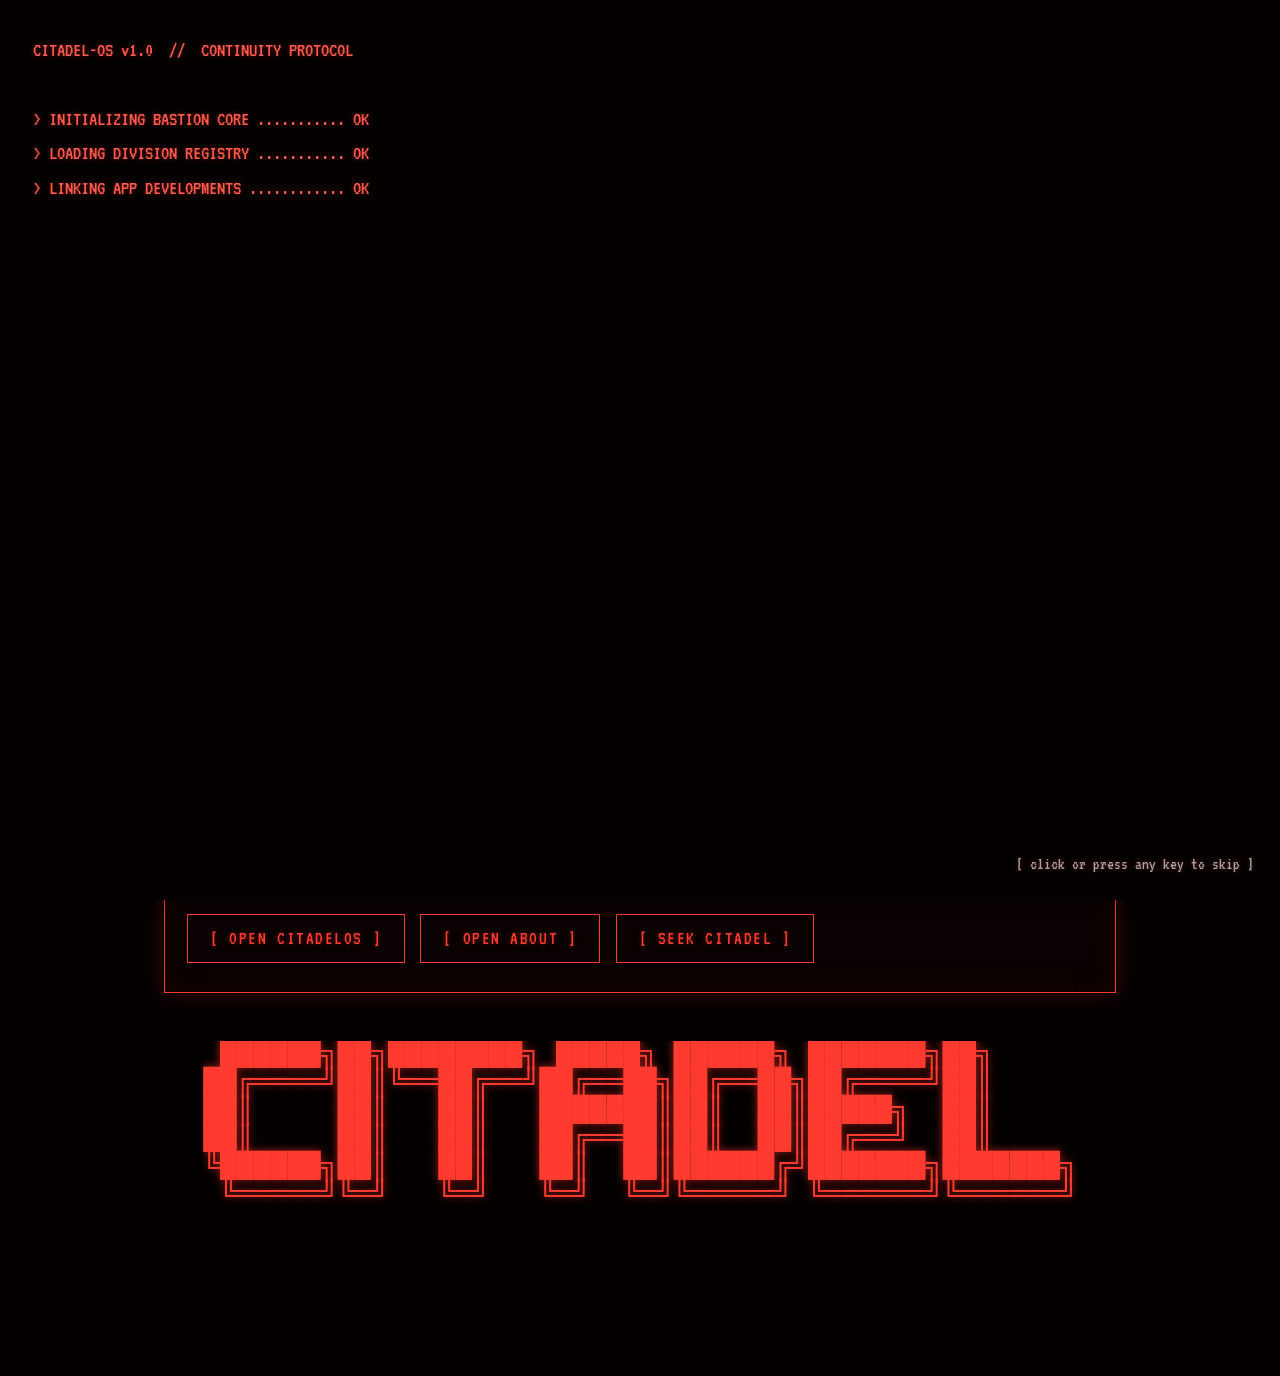
<file: index.html>
<!DOCTYPE html>
<html lang="en">
<head>
<meta charset="utf-8">
<meta name="viewport" content="width=device-width,initial-scale=1">
<title>The Citadel | Independent Technology &amp; Game Development</title>
<meta name="description" content="The Citadel is an independent technology collective building Android applications and indie videogames. Open the terminal to explore our projects.">
<meta name="robots" content="index, follow">
<link rel="canonical" href="https://the-citadel-mainframe.github.io/citadel-website/">
<meta name="theme-color" content="#050000">
<meta http-equiv="Content-Security-Policy" content="default-src 'none'; script-src 'self'; style-src 'self'; img-src 'self' data:; connect-src 'none'; font-src 'self'; media-src 'self'; object-src 'none'; base-uri 'none'; form-action 'none'">
<meta name="referrer" content="no-referrer">
<meta property="og:title" content="The Citadel | Independent Technology &amp; Game Development">
<meta property="og:description" content="The Citadel is an independent technology collective building Android applications and indie videogames. Open the terminal to explore our projects.">
<meta property="og:type" content="website">
<meta property="og:url" content="https://the-citadel-mainframe.github.io/citadel-website/">
<meta property="og:site_name" content="The Citadel">
<meta property="og:locale" content="en_US">
<meta property="og:image" content="https://the-citadel-mainframe.github.io/citadel-website/assets/og-image.png">
<meta property="og:image:width" content="1200">
<meta property="og:image:height" content="630">
<meta property="og:image:alt" content="The Citadel emblem: a red and black shield with a padlock and a code symbol">
<meta name="twitter:card" content="summary_large_image">
<meta name="twitter:title" content="The Citadel | Independent Technology &amp; Game Development">
<meta name="twitter:description" content="The Citadel is an independent technology collective building Android applications and indie videogames. Open the terminal to explore our projects.">
<meta name="twitter:image" content="https://the-citadel-mainframe.github.io/citadel-website/assets/og-image.png">
<link rel="icon" type="image/png" href="assets/favicon.png">
<link rel="apple-touch-icon" href="assets/apple-touch-icon.png">
<link rel="stylesheet" href="css/terminal.css">
</head>
<body data-page="terminal">
<a class="skip" href="#main">Skip to content</a>
<div class="screen">
<div class="langsw" role="group" aria-label="Language">
  <button type="button" class="lang" data-set-lang="en" aria-pressed="true" title="English" aria-label="English"><img src="assets/flag-gb.svg" alt="" width="64" height="64"></button>
  <button type="button" class="lang" data-set-lang="it" aria-pressed="false" title="Italiano" aria-label="Italiano"><img src="assets/flag-it.svg" alt="" width="64" height="64"></button>
</div>


<main id="main">

<h1 class="sr">The Citadel — independent technology and game development</h1>
<div class="tlogo"><pre class="ascii" id="emblem" role="img" aria-label="Citadel emblem">                              <span class="g">*+</span>                              
                             <span class="g">#%##</span>                             
                            <span class="g">+@%#@+</span>                            
                       <span class="g">:+**</span> <span class="g">%@%#@%</span> <span class="g">+*+:</span>                       
                   <span class="g">*#@@@@@#</span> <span class="g">#@%#@%</span> <span class="g">*@@@@@#+</span>                   
               <span class="g">:#@@@%*+</span>     <span class="g">#@*+@%</span>     <span class="g">+#%@@@#:</span>               
             <span class="g">+@@@#+</span> <span class="r">+%@@</span>  <span class="g">:@#@</span><span class="r">&amp;@</span><span class="g">%#@+</span>  <span class="r">@@%+</span> <span class="g">+%@@@+</span>             
           <span class="g">*@@@+</span> <span class="r">*&amp;@%</span>     <span class="g">+@#%</span><span class="r">@@</span><span class="g">%#@+</span>    <span class="r">+%@&amp;+</span> <span class="g">*@@@+</span>           
         <span class="g">:@@@+</span> <span class="r">%@%</span>       <span class="g">:@@*%</span><span class="r">@@</span><span class="g">%#@@+</span>       <span class="r">%@%</span> <span class="g">+@@@:</span>         
        <span class="g">*@@*</span> <span class="r">*@*</span>        <span class="g">#@@@*%</span><span class="r">@@</span><span class="g">##@@@#</span>        <span class="r">%@*</span> <span class="g">#@@*</span>        
       <span class="g">#@@:</span> <span class="r">@&amp;</span>          <span class="g">%@@@*%</span><span class="r">@@</span><span class="g">##@@@@</span>          <span class="r">@@</span> <span class="g">+@@#</span>       
      <span class="g">#@@:</span> <span class="r">@%</span>           <span class="g">%@@@*#</span><span class="r">@@</span><span class="g">##@@@@</span>           <span class="r">%@</span> <span class="g">:@@*</span>      
     <span class="g">+@@:</span> <span class="r">@%</span>            <span class="g">%@@@*#</span><span class="r">@@</span><span class="g">##@@@@</span>            <span class="r">%@</span> <span class="g">+@@:</span>     
     <span class="g">@@#</span> <span class="r">&amp;@</span>             <span class="g">@@@@*#</span><span class="r">@@</span><span class="g">*#@@@@</span>             <span class="r">@%</span> <span class="g">%@@</span>     
    <span class="g">+@@:</span> <span class="r">@+</span>           <span class="g">#@@@%#@*</span><span class="r">@@</span><span class="g">*@#%@@@#</span>           <span class="r">+@</span> <span class="g">:@@:</span>    
    <span class="g">#@@</span> <span class="r">*@</span>           <span class="g">:@@@*%@@*</span><span class="r">@@</span><span class="g">*@@%+@@@+</span>           <span class="r">@*</span> <span class="g">@@*</span>    
  <span class="g">.::++::::::</span>        <span class="g">+@@@:@@@+</span><span class="r">@@</span><span class="g">+@@@:@@@+</span>        <span class="g">::::::++::.</span>  
<span class="g">:+++****##*+++</span>       <span class="g">+@@@:@@@+</span><span class="r">@@</span><span class="g">+@@@:@@@+</span>       <span class="g">+++*##****+++:</span>
     <span class="g">#@@@@@@#########%@@@:@@@+</span><span class="r">@@</span><span class="g">:@@@:@@@%#########@@@@@@#</span>     
    <span class="g">*%+*####*************</span> <span class="g">@@@:</span><span class="r">@@</span><span class="g">:@@@</span> <span class="g">************#####*+%*</span>    
     <span class="g">@@#</span> <span class="r">*@</span>             <span class="g">:#@@@:</span><span class="r">@@</span><span class="g">:@@@%:</span>             <span class="r">@*</span> <span class="g">#@@</span>     
     <span class="g">*@@+</span> <span class="r">@@</span>          <span class="g">+%@@@@@:</span><span class="r">@@</span> <span class="g">@@@@@@+</span>          <span class="r">@&amp;</span> <span class="g">+@@*</span>     
      <span class="g">%@@+</span> <span class="r">&amp;@</span>        <span class="g">:@@@@@@@:</span><span class="r">@@</span> <span class="g">@@@@@@@:</span>        <span class="r">@&amp;</span> <span class="g">+@@#</span>      
       <span class="g">%@@*</span> <span class="r">*@%</span>      <span class="g">:@@@*@@@:</span><span class="r">@@</span> <span class="g">@@@#%@@:</span>      <span class="r">%@+</span> <span class="g">*@@#</span>       
        <span class="g">*@@@:</span> <span class="r">%@*</span>    <span class="g">+@@@*@@@:</span><span class="r">@@</span> <span class="g">@@@#%@@+</span>    <span class="r">%@%</span> <span class="g">:@@@*</span>        
         <span class="g">:@@@%:</span> <span class="r">*%</span>   <span class="g">+@@@*@@@:</span><span class="r">@@</span> <span class="g">@@@#%@@+</span>  <span class="r">+&amp;*</span> <span class="g">:%@@%:</span>         
           <span class="g">+@@@%*++**%@@@*@@@:</span><span class="r">@@</span> <span class="g">@@@*%@@#++++*%@@@+</span>           
             <span class="g">+%@@@@@@@@@%*@@@:</span><span class="r">@@</span> <span class="g">@@@*#@@@@@@@@@%:</span>             
                <span class="g">:#%%%%%#</span> <span class="g">+@@@:</span><span class="r">@@</span><span class="g">:@@@+</span> <span class="g">#%%%%%#:</span>                
                  <span class="g">:++++#@#:%@@::@@@:*@#++++:</span>                  
                         <span class="g">*%:@@#*@@+%#</span>                         
                           <span class="g">:@@##@@+</span>                           
                            <span class="g">%@##@@</span>                            
                             <span class="g">@##@</span>                             
                             <span class="g">:##:</span>                             </pre></div>
<div class="console" id="console">
  <div class="con-bar" aria-hidden="true"><span>CITADEL-OS // TERMINAL</span><span>SESSION: VISITOR</span></div>
  <div class="con-out" id="con-out" role="log" aria-live="polite">
    <p>Type a command and press Enter, or tap one below. Not sure? Type <b>help</b>.</p>
  </div>
  <div class="con-line"><label for="con-in" class="prompt">visitor@citadel:~$</label><input id="con-in" type="text" autocomplete="off" autocapitalize="off" autocorrect="off" spellcheck="false" enterkeyhint="go" maxlength="60" aria-label="Command console" placeholder="type here…"><button type="button" class="btn con-go" id="con-go">Enter</button></div>
  <div class="con-quick" id="con-quick">
    <a class="btn" data-cmd="open Home" href="home.html">open Home</a>
    <a class="btn" data-cmd="open Commissions" href="commissions.html">open Commissions</a>
    <a class="btn" data-cmd="open AppDev" href="apps.html">open AppDev</a>
    <a class="btn" data-cmd="open GameDev" href="games.html">open GameDev</a>
    <a class="btn" data-cmd="open CitadelOS" href="citadelos.html">open CitadelOS</a>
    <a class="btn" data-cmd="open About" href="about.html">open About</a>
    <a class="btn" data-cmd="seek Citadel" href="contact.html">seek Citadel</a>
  </div>
</div>
<div class="tword"><pre class="ascii" id="title-art" aria-hidden="true"> ██████╗██╗████████╗ █████╗ ██████╗ ███████╗██╗     
██╔════╝██║╚══██╔══╝██╔══██╗██╔══██╗██╔════╝██║     
██║     ██║   ██║   ███████║██║  ██║█████╗  ██║     
██║     ██║   ██║   ██╔══██║██║  ██║██╔══╝  ██║     
╚██████╗██║   ██║   ██║  ██║██████╔╝███████╗███████╗
 ╚═════╝╚═╝   ╚═╝   ╚═╝  ╚═╝╚═════╝ ╚══════╝╚══════╝</pre></div>

</main>

</div>
<script src="js/i18n.js"></script>
<script src="js/config.js"></script>
<script src="js/terminal.js"></script>
<script src="js/player.js"></script>
<script src="js/offline.js"></script>
</body>
</html>
</file>
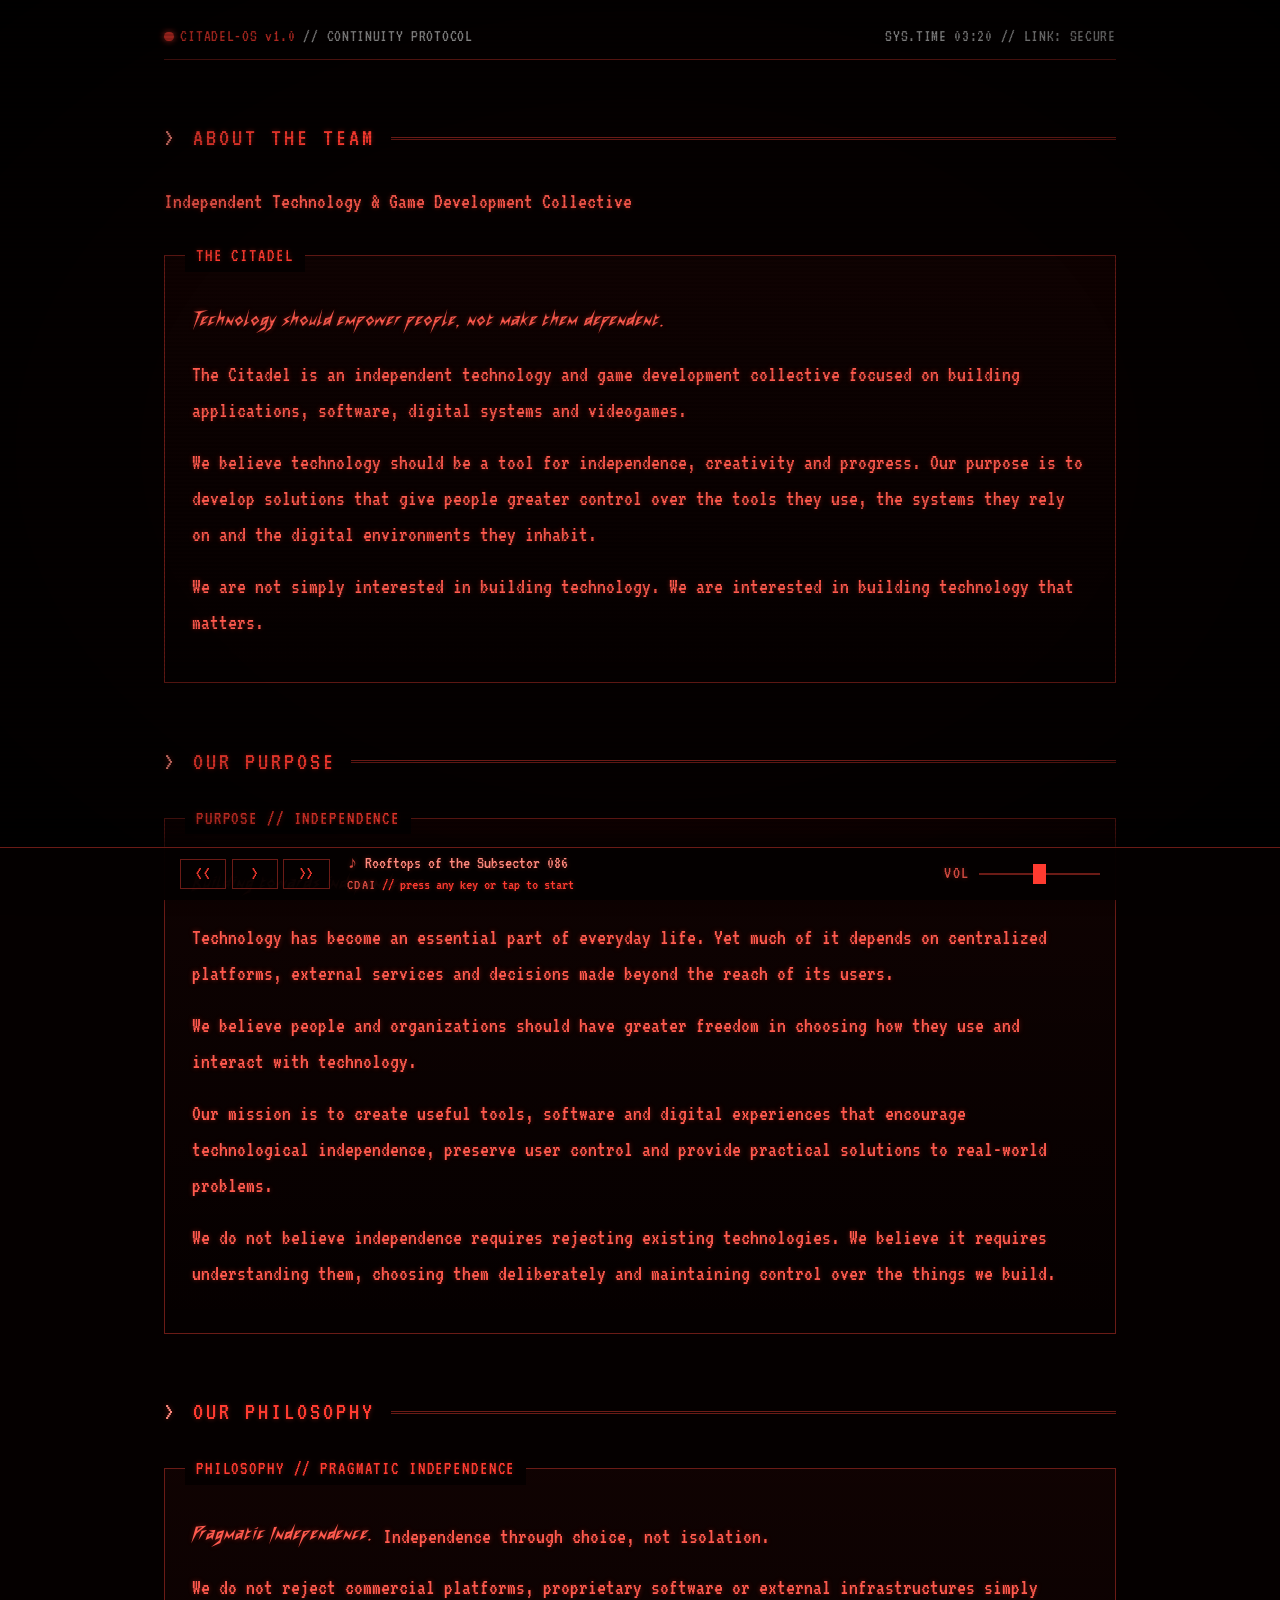
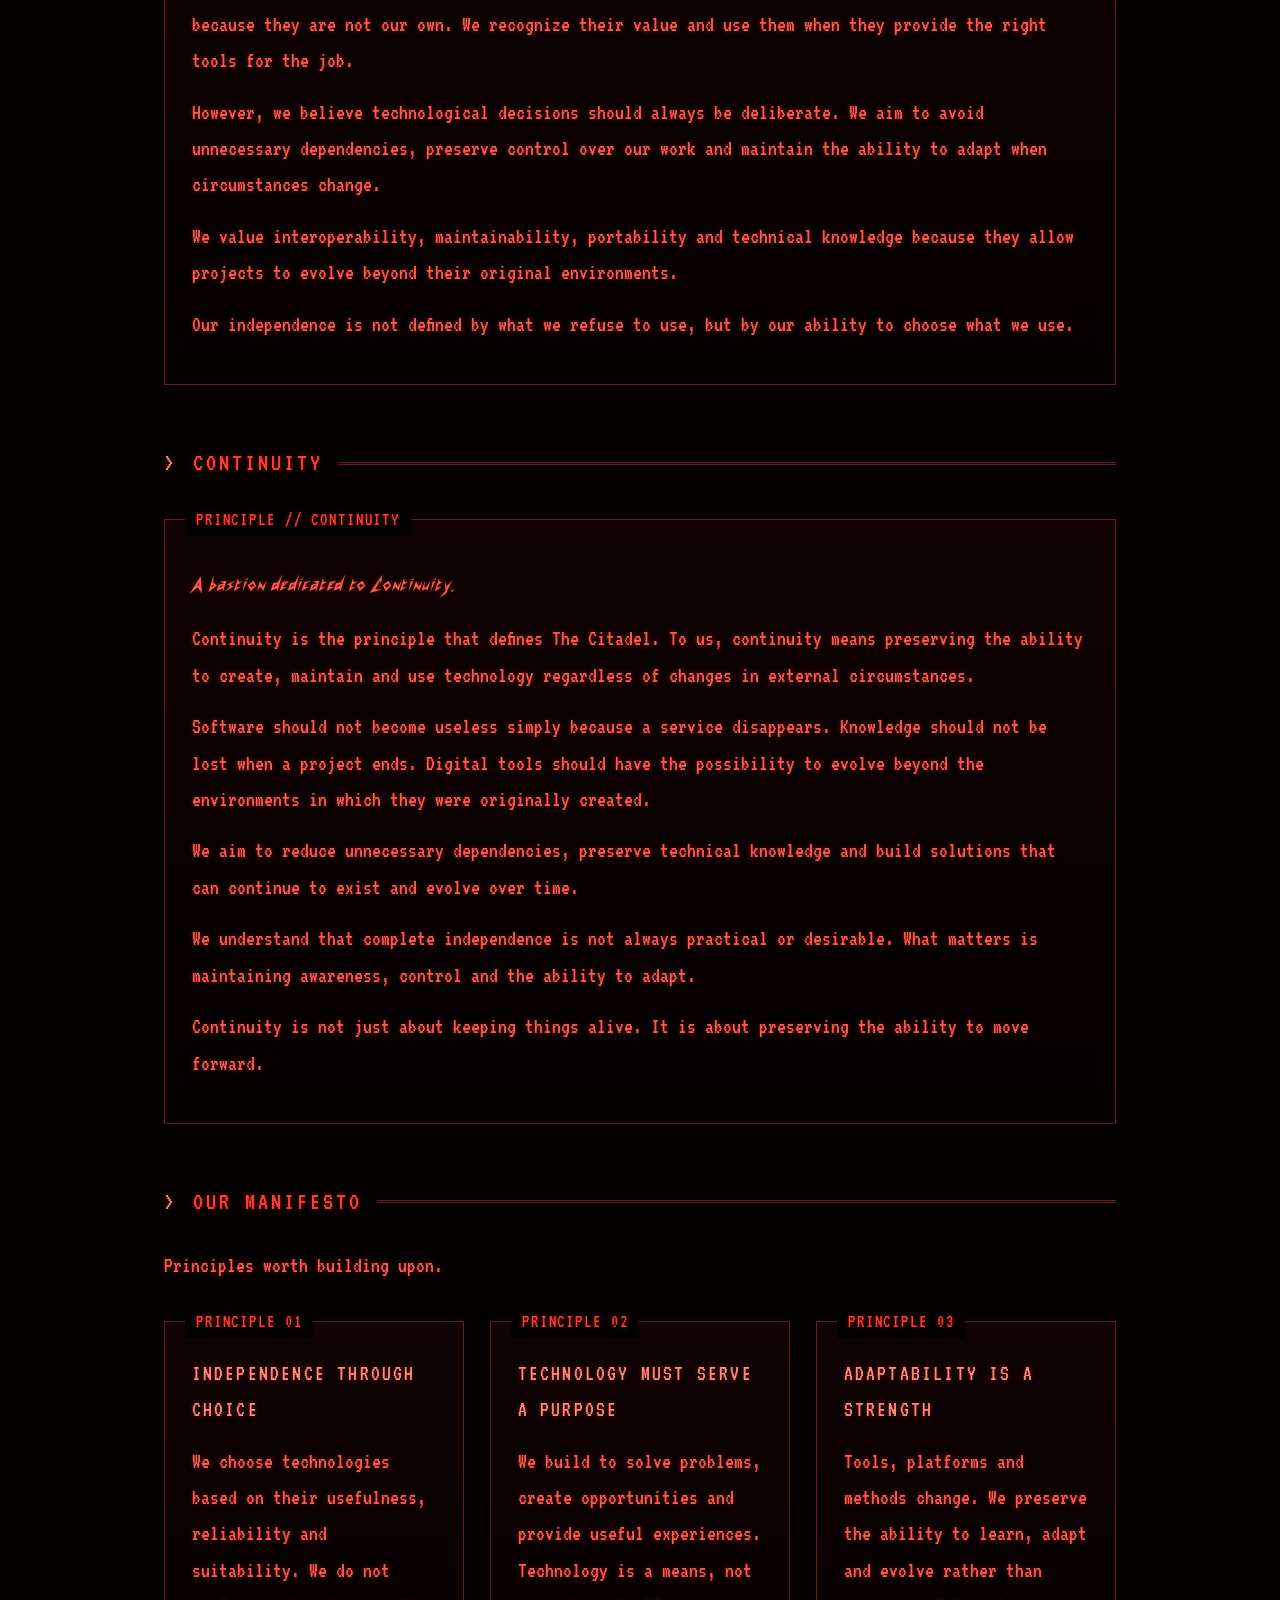
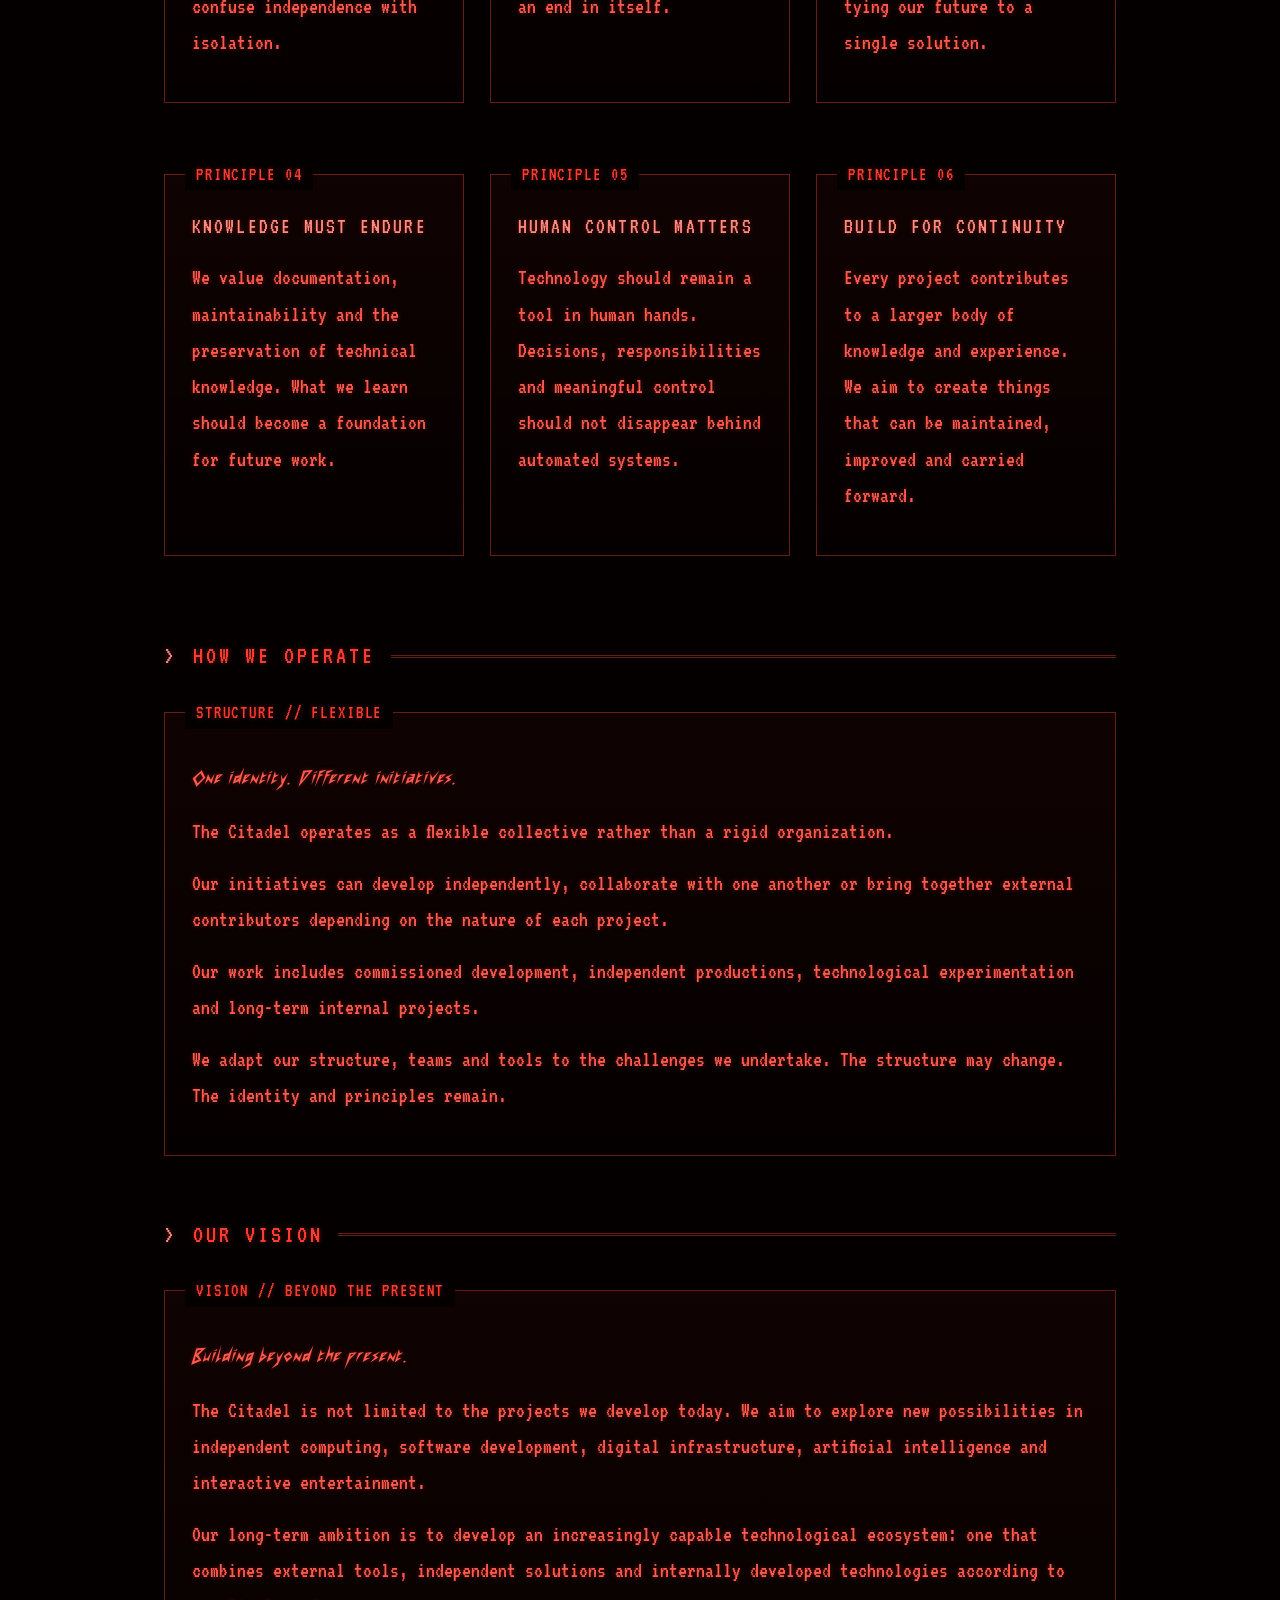
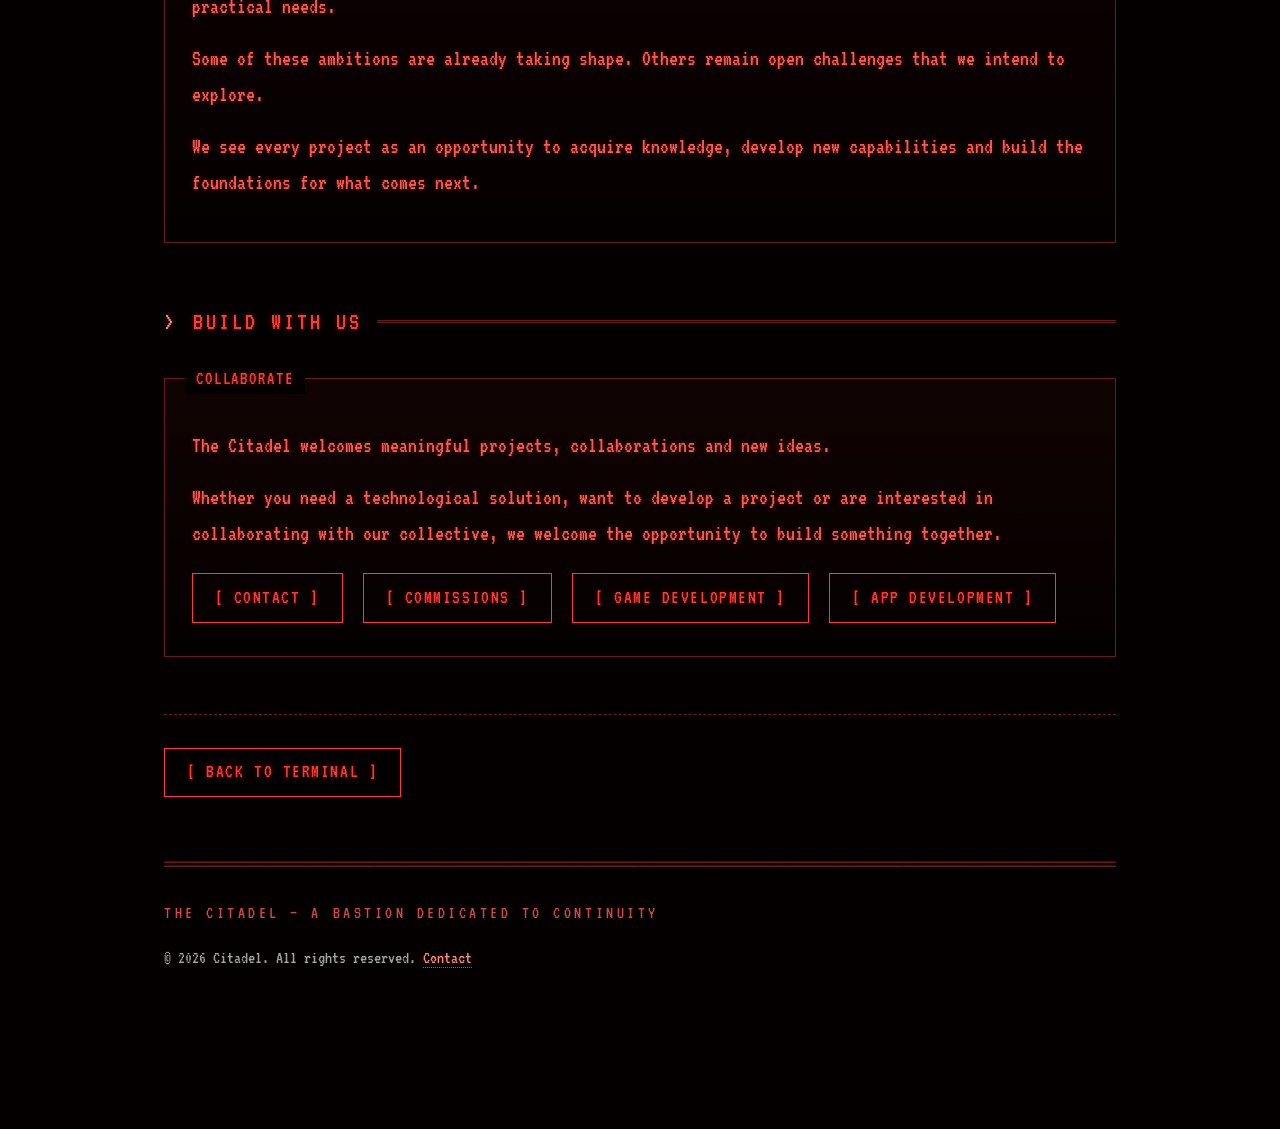
<file: about.html>
<!DOCTYPE html>
<html lang="en">
<head>
<meta charset="utf-8">
<meta name="viewport" content="width=device-width,initial-scale=1">
<title>About the Team — The Citadel</title>
<meta name="description" content="The Citadel is an independent technology and game development collective: our purpose, philosophy, continuity, manifesto and vision.">
<meta name="robots" content="index, follow">
<link rel="canonical" href="https://the-citadel-mainframe.github.io/citadel-website/about.html">
<meta name="theme-color" content="#050000">
<meta http-equiv="Content-Security-Policy" content="default-src 'none'; script-src 'self'; style-src 'self'; img-src 'self' data:; connect-src 'none'; font-src 'self'; media-src 'self'; object-src 'none'; base-uri 'none'; form-action 'none'">
<meta name="referrer" content="no-referrer">
<meta property="og:title" content="About the Team — The Citadel">
<meta property="og:description" content="The Citadel is an independent technology and game development collective: our purpose, philosophy, continuity, manifesto and vision.">
<meta property="og:type" content="website">
<meta property="og:url" content="https://the-citadel-mainframe.github.io/citadel-website/about.html">
<meta property="og:site_name" content="The Citadel">
<meta property="og:locale" content="en_US">
<meta property="og:image" content="https://the-citadel-mainframe.github.io/citadel-website/assets/og-image.png">
<meta property="og:image:width" content="1200">
<meta property="og:image:height" content="630">
<meta property="og:image:alt" content="The Citadel emblem: a red and black shield with a padlock and a code symbol">
<meta name="twitter:card" content="summary_large_image">
<meta name="twitter:title" content="About the Team — The Citadel">
<meta name="twitter:description" content="The Citadel is an independent technology and game development collective: our purpose, philosophy, continuity, manifesto and vision.">
<meta name="twitter:image" content="https://the-citadel-mainframe.github.io/citadel-website/assets/og-image.png">
<link rel="icon" type="image/png" href="assets/favicon.png">
<link rel="apple-touch-icon" href="assets/apple-touch-icon.png">
<link rel="stylesheet" href="css/terminal.css">
</head>
<body data-page="about">
<a class="skip" href="#main">Skip to content</a>
<div class="screen">
<div class="statusbar"><span><span class="led"></span><b>CITADEL-OS v1.0</b> // CONTINUITY PROTOCOL</span><span>SYS.TIME <span id="clock">--:--</span> // LINK: SECURE</span></div>

<main id="main">

<h1 class="page">About the Team</h1>
<p class="motto">Independent Technology &amp; Game Development Collective</p>
<div class="panel"><span class="label">The Citadel</span>
  <p><b>Technology should empower people, not make them dependent.</b></p>
  <p>The Citadel is an independent technology and game development collective focused on building applications, software, digital systems and videogames.</p>
  <p>We believe technology should be a tool for independence, creativity and progress. Our purpose is to develop solutions that give people greater control over the tools they use, the systems they rely on and the digital environments they inhabit.</p>
  <p>We are not simply interested in building technology. We are interested in building technology that matters.</p>
</div>

<h2>Our purpose</h2>
<div class="panel"><span class="label">Purpose // Independence</span>
  <p><b>Building towards independence.</b></p>
  <p>Technology has become an essential part of everyday life. Yet much of it depends on centralized platforms, external services and decisions made beyond the reach of its users.</p>
  <p>We believe people and organizations should have greater freedom in choosing how they use and interact with technology.</p>
  <p>Our mission is to create useful tools, software and digital experiences that encourage technological independence, preserve user control and provide practical solutions to real-world problems.</p>
  <p>We do not believe independence requires rejecting existing technologies. We believe it requires understanding them, choosing them deliberately and maintaining control over the things we build.</p>
</div>

<h2>Our philosophy</h2>
<div class="panel"><span class="label">Philosophy // Pragmatic Independence</span>
  <p><b>Pragmatic Independence.</b> Independence through choice, not isolation.</p>
  <p>We do not reject commercial platforms, proprietary software or external infrastructures simply because they are not our own. We recognize their value and use them when they provide the right tools for the job.</p>
  <p>However, we believe technological decisions should always be deliberate. We aim to avoid unnecessary dependencies, preserve control over our work and maintain the ability to adapt when circumstances change.</p>
  <p>We value interoperability, maintainability, portability and technical knowledge because they allow projects to evolve beyond their original environments.</p>
  <p>Our independence is not defined by what we refuse to use, but by our ability to choose what we use.</p>
</div>

<h2>Continuity</h2>
<div class="panel"><span class="label">Principle // Continuity</span>
  <p><b>A bastion dedicated to Continuity.</b></p>
  <p>Continuity is the principle that defines The Citadel. To us, continuity means preserving the ability to create, maintain and use technology regardless of changes in external circumstances.</p>
  <p>Software should not become useless simply because a service disappears. Knowledge should not be lost when a project ends. Digital tools should have the possibility to evolve beyond the environments in which they were originally created.</p>
  <p>We aim to reduce unnecessary dependencies, preserve technical knowledge and build solutions that can continue to exist and evolve over time.</p>
  <p>We understand that complete independence is not always practical or desirable. What matters is maintaining awareness, control and the ability to adapt.</p>
  <p>Continuity is not just about keeping things alive. It is about preserving the ability to move forward.</p>
</div>

<h2>Our manifesto</h2>
<p>Principles worth building upon.</p>
<div class="grid">
  <article class="panel"><span class="label">Principle 01</span>
    <h3>Independence through choice</h3>
    <p>We choose technologies based on their usefulness, reliability and suitability. We do not confuse independence with isolation.</p>
  </article>
  <article class="panel"><span class="label">Principle 02</span>
    <h3>Technology must serve a purpose</h3>
    <p>We build to solve problems, create opportunities and provide useful experiences. Technology is a means, not an end in itself.</p>
  </article>
  <article class="panel"><span class="label">Principle 03</span>
    <h3>Adaptability is a strength</h3>
    <p>Tools, platforms and methods change. We preserve the ability to learn, adapt and evolve rather than tying our future to a single solution.</p>
  </article>
  <article class="panel"><span class="label">Principle 04</span>
    <h3>Knowledge must endure</h3>
    <p>We value documentation, maintainability and the preservation of technical knowledge. What we learn should become a foundation for future work.</p>
  </article>
  <article class="panel"><span class="label">Principle 05</span>
    <h3>Human control matters</h3>
    <p>Technology should remain a tool in human hands. Decisions, responsibilities and meaningful control should not disappear behind automated systems.</p>
  </article>
  <article class="panel"><span class="label">Principle 06</span>
    <h3>Build for continuity</h3>
    <p>Every project contributes to a larger body of knowledge and experience. We aim to create things that can be maintained, improved and carried forward.</p>
  </article>
</div>

<h2>How we operate</h2>
<div class="panel"><span class="label">Structure // Flexible</span>
  <p><b>One identity. Different initiatives.</b></p>
  <p>The Citadel operates as a flexible collective rather than a rigid organization.</p>
  <p>Our initiatives can develop independently, collaborate with one another or bring together external contributors depending on the nature of each project.</p>
  <p>Our work includes commissioned development, independent productions, technological experimentation and long-term internal projects.</p>
  <p>We adapt our structure, teams and tools to the challenges we undertake. The structure may change. The identity and principles remain.</p>
</div>

<h2>Our vision</h2>
<div class="panel"><span class="label">Vision // Beyond the present</span>
  <p><b>Building beyond the present.</b></p>
  <p>The Citadel is not limited to the projects we develop today. We aim to explore new possibilities in independent computing, software development, digital infrastructure, artificial intelligence and interactive entertainment.</p>
  <p>Our long-term ambition is to develop an increasingly capable technological ecosystem: one that combines external tools, independent solutions and internally developed technologies according to practical needs.</p>
  <p>Some of these ambitions are already taking shape. Others remain open challenges that we intend to explore.</p>
  <p>We see every project as an opportunity to acquire knowledge, develop new capabilities and build the foundations for what comes next.</p>
</div>

<h2>Build with us</h2>
<div class="panel"><span class="label">Collaborate</span>
  <p>The Citadel welcomes meaningful projects, collaborations and new ideas.</p>
  <p>Whether you need a technological solution, want to develop a project or are interested in collaborating with our collective, we welcome the opportunity to build something together.</p>
  <a class="btn" href="contact.html">Contact</a>
  <a class="btn" href="commissions.html">Commissions</a>
  <a class="btn" href="games.html">Game Development</a>
  <a class="btn" href="apps.html">App Development</a>
</div>

<div class="backbar"><a class="btn" href="index.html">Back to Terminal</a></div>
</main>
<div class="rule" aria-hidden="true">════════════════════════════════════════════════════════════════════════════════════════════════════════════════════════════════════════════════════════════════════════════════════════════════════════</div>
<footer>
<p class="motto">The Citadel — a bastion dedicated to Continuity</p>
<p>&copy; <span class="year">2026</span> Citadel. All rights reserved. <a href="contact.html">Contact</a></p>
</footer>
</div>
<script src="js/i18n.js"></script>
<script src="js/config.js"></script>
<script src="js/terminal.js"></script>
<script src="js/player.js"></script>
<script src="js/offline.js"></script>
</body>
</html>
</file>
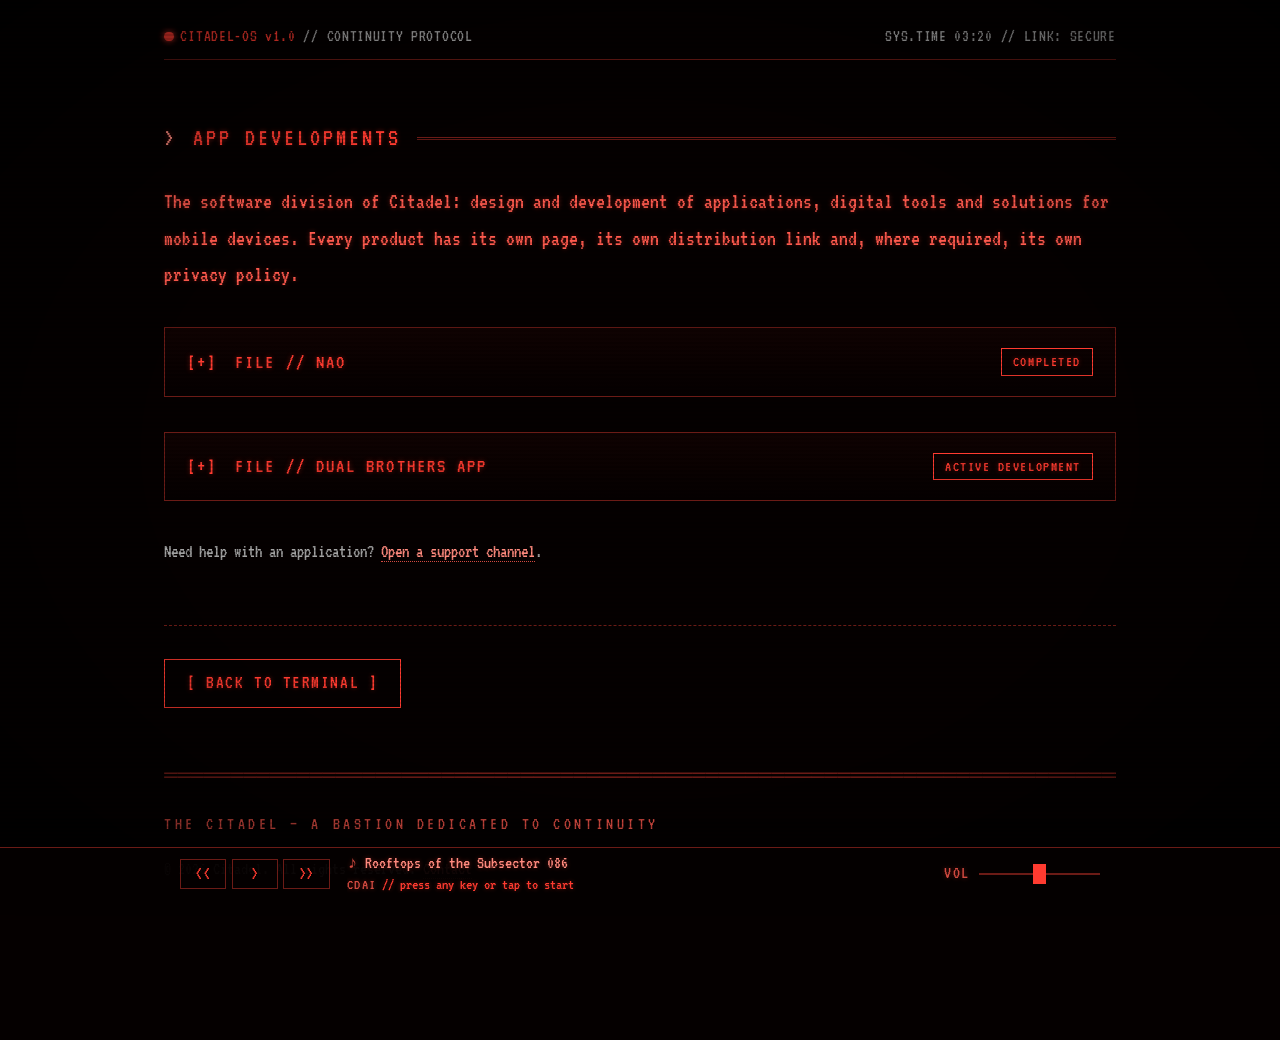
<file: apps.html>
<!DOCTYPE html>
<html lang="en">
<head>
<meta charset="utf-8">
<meta name="viewport" content="width=device-width,initial-scale=1">
<title>Android App Development — The Citadel</title>
<meta name="description" content="Android applications by The Citadel: NAO (Nike Adapt Open), distributed via GitHub, and Dual Brothers App, a phone diagnostics app in active development.">
<meta name="robots" content="index, follow">
<link rel="canonical" href="https://the-citadel-mainframe.github.io/citadel-website/apps.html">
<meta name="theme-color" content="#050000">
<meta http-equiv="Content-Security-Policy" content="default-src 'none'; script-src 'self'; style-src 'self'; img-src 'self' data:; connect-src 'none'; font-src 'self'; media-src 'self'; object-src 'none'; base-uri 'none'; form-action 'none'">
<meta name="referrer" content="no-referrer">
<meta property="og:title" content="Android App Development — The Citadel">
<meta property="og:description" content="Android applications by The Citadel: NAO (Nike Adapt Open), distributed via GitHub, and Dual Brothers App, a phone diagnostics app in active development.">
<meta property="og:type" content="website">
<meta property="og:url" content="https://the-citadel-mainframe.github.io/citadel-website/apps.html">
<meta property="og:site_name" content="The Citadel">
<meta property="og:locale" content="en_US">
<meta property="og:image" content="https://the-citadel-mainframe.github.io/citadel-website/assets/og-image.png">
<meta property="og:image:width" content="1200">
<meta property="og:image:height" content="630">
<meta property="og:image:alt" content="The Citadel emblem: a red and black shield with a padlock and a code symbol">
<meta name="twitter:card" content="summary_large_image">
<meta name="twitter:title" content="Android App Development — The Citadel">
<meta name="twitter:description" content="Android applications by The Citadel: NAO (Nike Adapt Open), distributed via GitHub, and Dual Brothers App, a phone diagnostics app in active development.">
<meta name="twitter:image" content="https://the-citadel-mainframe.github.io/citadel-website/assets/og-image.png">
<link rel="icon" type="image/png" href="assets/favicon.png">
<link rel="apple-touch-icon" href="assets/apple-touch-icon.png">
<link rel="stylesheet" href="css/terminal.css">
</head>
<body data-page="apps">
<a class="skip" href="#main">Skip to content</a>
<div class="screen">
<div class="statusbar"><span><span class="led"></span><b>CITADEL-OS v1.0</b> // CONTINUITY PROTOCOL</span><span>SYS.TIME <span id="clock">--:--</span> // LINK: SECURE</span></div>

<main id="main">

<h1 class="page">App Developments</h1>
<p>The software division of Citadel: design and development of applications, digital tools and solutions for mobile devices. Every product has its own page, its own distribution link and, where required, its own privacy policy.</p>

<details class="panel folder" id="nao"><summary><span class="fname">File // NAO</span><span class="status">Completed</span></summary>
<div class="folder-body">
  <div class="cardhead"><div class="ico"><pre class="ascii" aria-hidden="true">┌──────┐
│ ╔══╗ │
│ ║NA║ │
│ ╚══╝ │
└──────┘</pre></div>
  <div><h3>NAO — Nike Adapt Open</h3><p><span class="status">Completed</span></p></div></div>
  <p>NAO is a free, open-source Android app that lets you keep using your Nike Adapt BB 2.0 shoes after the official app was discontinued. Connect the left and right shoe, tighten or loosen the laces, save lace presets, control the lights and check the battery.</p>
  <dl class="kv"><dt>Platform</dt><dd>Android</dd><dt>Developer</dt><dd>Citadel — App Developments</dd><dt>Status</dt><dd>Completed</dd><dt>Distribution</dt><dd>GitHub only (build from source)</dd></dl>
  <div class="shots real">
    <a class="shot" href="assets/nao/nao-1.jpg" target="_blank" rel="noopener noreferrer"><img src="assets/nao/nao-1.jpg" width="540" height="1074" loading="lazy" alt="NAO screenshot: lace position, loosen and tighten controls, battery level"></a>
    <a class="shot" href="assets/nao/nao-2.jpg" target="_blank" rel="noopener noreferrer"><img src="assets/nao/nao-2.jpg" width="540" height="1074" loading="lazy" alt="NAO screenshot: find and connect the left and right shoe"></a>
    <a class="shot" href="assets/nao/nao-3.jpg" target="_blank" rel="noopener noreferrer"><img src="assets/nao/nao-3.jpg" width="540" height="1074" loading="lazy" alt="NAO screenshot: lace presets, lights and other controls"></a>
  </div>
  <div class="notice"><b>Not available on any app store.</b> NAO is not published on Google Play or elsewhere. To use it, download the source code from GitHub and compile it yourself.</div>
  <a class="btn" data-link="links.naoGithub" data-pending="GitHub — coming soon" href="#">Download from GitHub</a>
  <p class="small dim">NAO is an independent project by Citadel. It is not affiliated with, or endorsed by, Nike, Inc. Nike and Nike Adapt are trademarks of their respective owner.</p>
</div>
</details>

<details class="panel folder" id="dual-brothers"><summary><span class="fname">File // Dual Brothers App</span><span class="status">Active development</span></summary>
<div class="folder-body">
  <div class="cardhead"><div class="ico"><pre class="ascii" aria-hidden="true">┌──────┐
│ ╔╗╔╗ │
│ ║║║║ │
│ ╚╝╚╝ │
└──────┘</pre></div>
  <div><h3>Dual Brothers App</h3><p><span class="status">Active development</span></p></div></div>
  <p>Dual Brothers App is the official app of <b>Dual Brothers Tech</b>, a workshop dedicated to the repair, assistance and maintenance of computer devices, smartphones and hardware in general. The workshop commissioned the app, which is developed by Citadel.</p>
  <p>The app runs diagnostics on the user's phone and records the results. The user can turn them into a WhatsApp message and send it directly to the shop, so the assistance they receive is targeted from the first contact.</p>
  <dl class="kv"><dt>Platform</dt><dd>Android</dd><dt>Developer</dt><dd>Citadel — App Developments</dd><dt>Commissioned by</dt><dd>Dual Brothers Tech</dd><dt>Status</dt><dd>Active development</dd><dt>Language</dt><dd>Italian only</dd></dl>
  <div class="shots real">
    <a class="shot" href="assets/dual/dual-1.jpg" target="_blank" rel="noopener noreferrer"><img src="assets/dual/dual-1.jpg" width="540" height="1078" loading="lazy" alt="Dual Brothers App screenshot: home screen with the overall status of the phone and its parameters"></a>
    <a class="shot" href="assets/dual/dual-2.jpg" target="_blank" rel="noopener noreferrer"><img src="assets/dual/dual-2.jpg" width="540" height="1078" loading="lazy" alt="Dual Brothers App screenshot: diagnostics screen with recommendations and Android tools"></a>
    <a class="shot" href="assets/dual/dual-3.jpg" target="_blank" rel="noopener noreferrer"><img src="assets/dual/dual-3.jpg" width="540" height="1078" loading="lazy" alt="Dual Brothers App screenshot: assistance screen to contact the shop and request a quote or a repair"></a>
  </div>
  <div class="notice"><b>Language notice.</b> This app was commissioned by an Italian business that operates in Italy, so Italian is the only language available.</div>
  <div class="notice"><b>Coming to Google Play.</b> The app is still in active development and will be released on Google Play in the future.</div>
  <a class="btn" data-link="links.dualInstagram" data-pending="Instagram — coming soon" href="#">Dual Brothers Tech on Instagram</a>
  <a class="btn" data-link="links.dualPlay" data-pending="Google Play — coming soon" href="#">Google Play</a>
  <a class="btn" data-link="privacy.dual" data-pending="Privacy policy — pending" href="#">Privacy policy</a>
</div>
</details>

<p class="small dim">Need help with an application? <a href="contact.html">Open a support channel</a>.</p>

<div class="backbar"><a class="btn" href="index.html">Back to Terminal</a></div>
</main>
<div class="rule" aria-hidden="true">════════════════════════════════════════════════════════════════════════════════════════════════════════════════════════════════════════════════════════════════════════════════════════════════════════</div>
<footer>
<p class="motto">The Citadel — a bastion dedicated to Continuity</p>
<p>&copy; <span class="year">2026</span> Citadel. All rights reserved. <a href="contact.html">Contact</a></p>
</footer>
</div>
<script src="js/i18n.js"></script>
<script src="js/config.js"></script>
<script src="js/terminal.js"></script>
<script src="js/player.js"></script>
<script src="js/offline.js"></script>
</body>
</html>
</file>
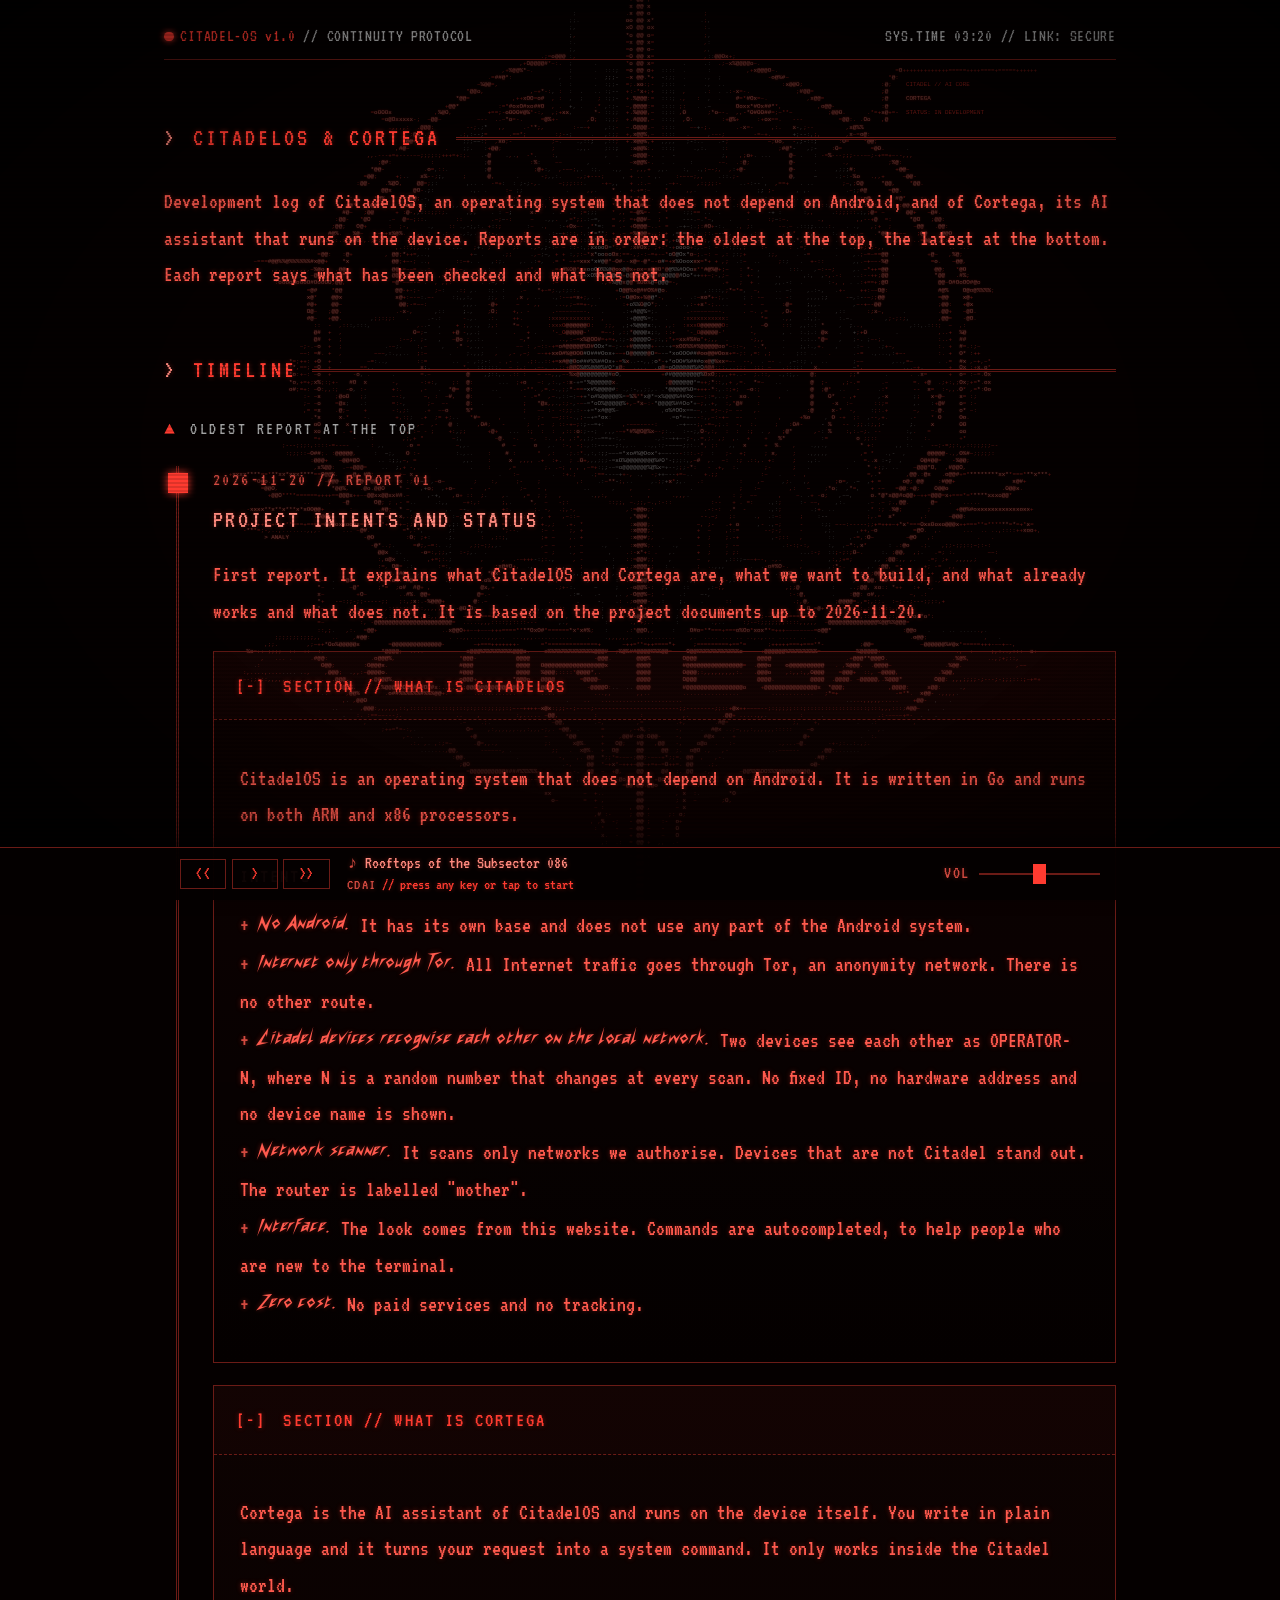
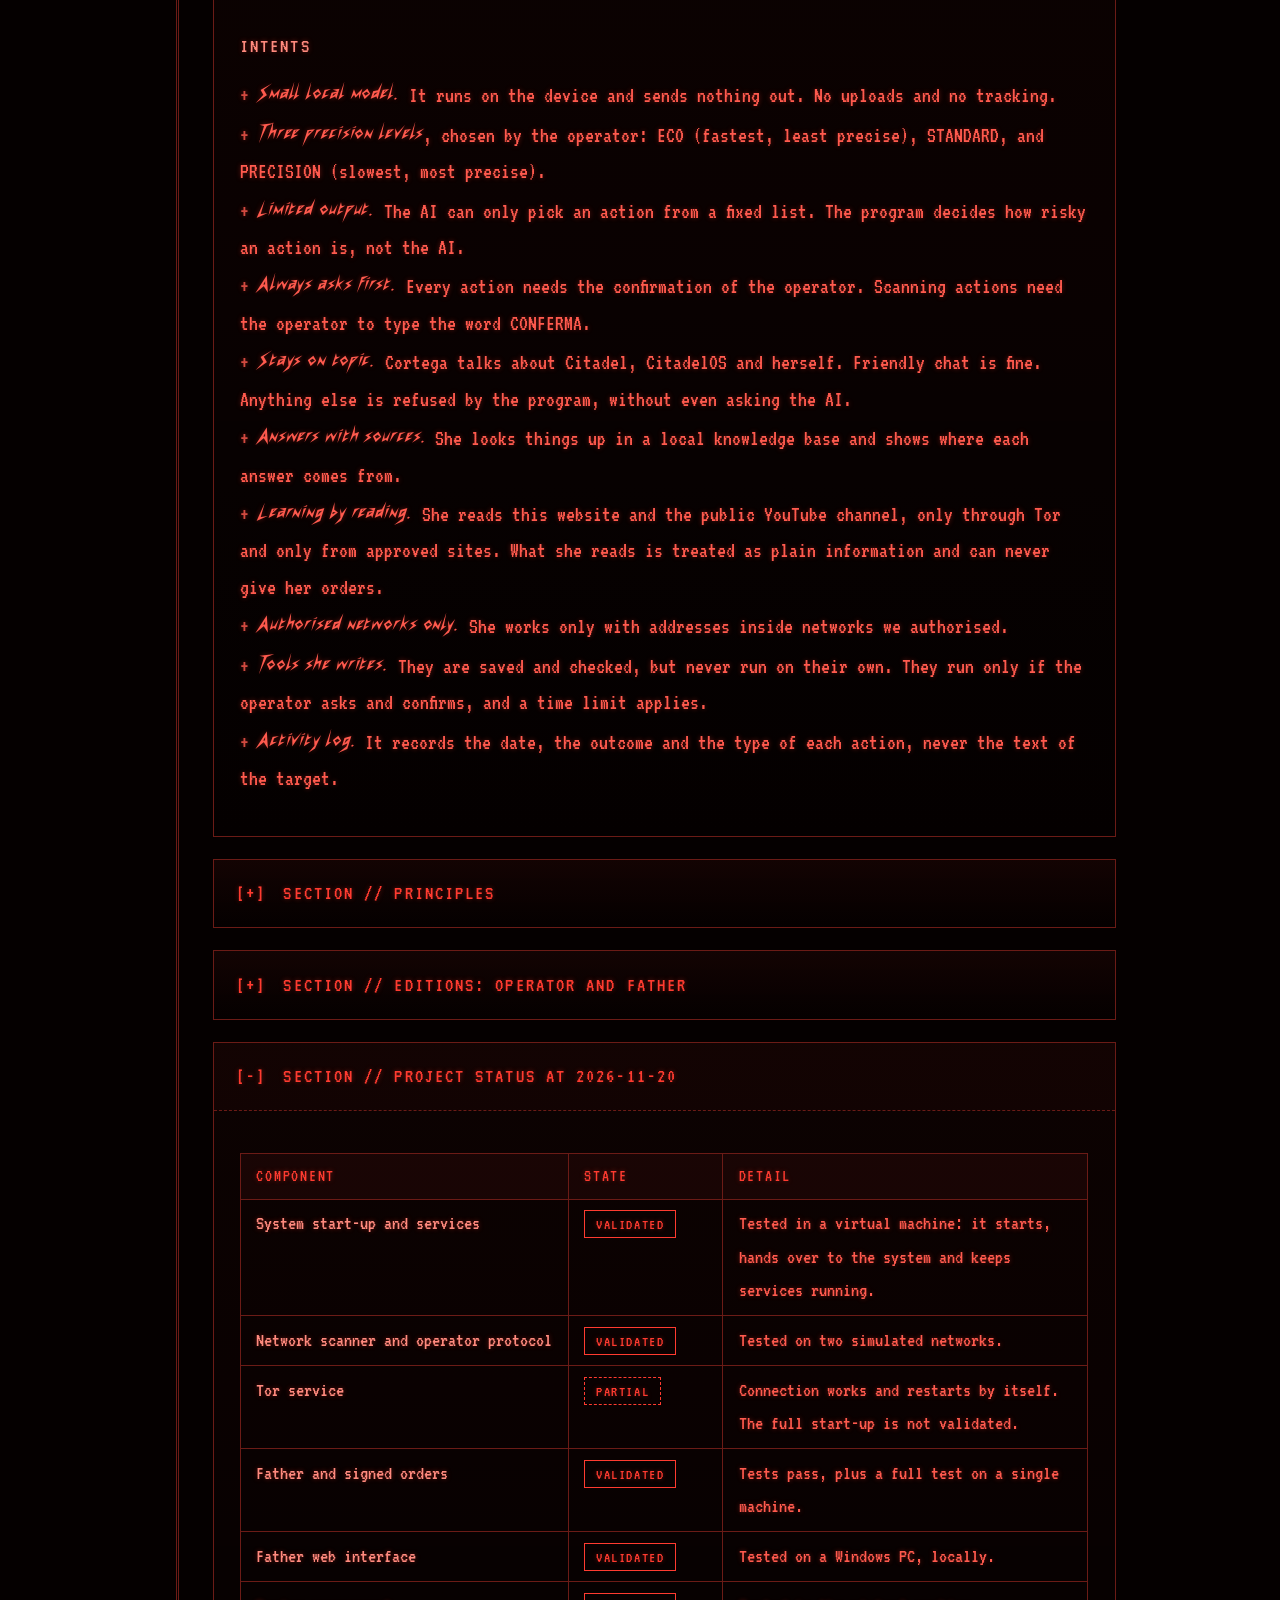
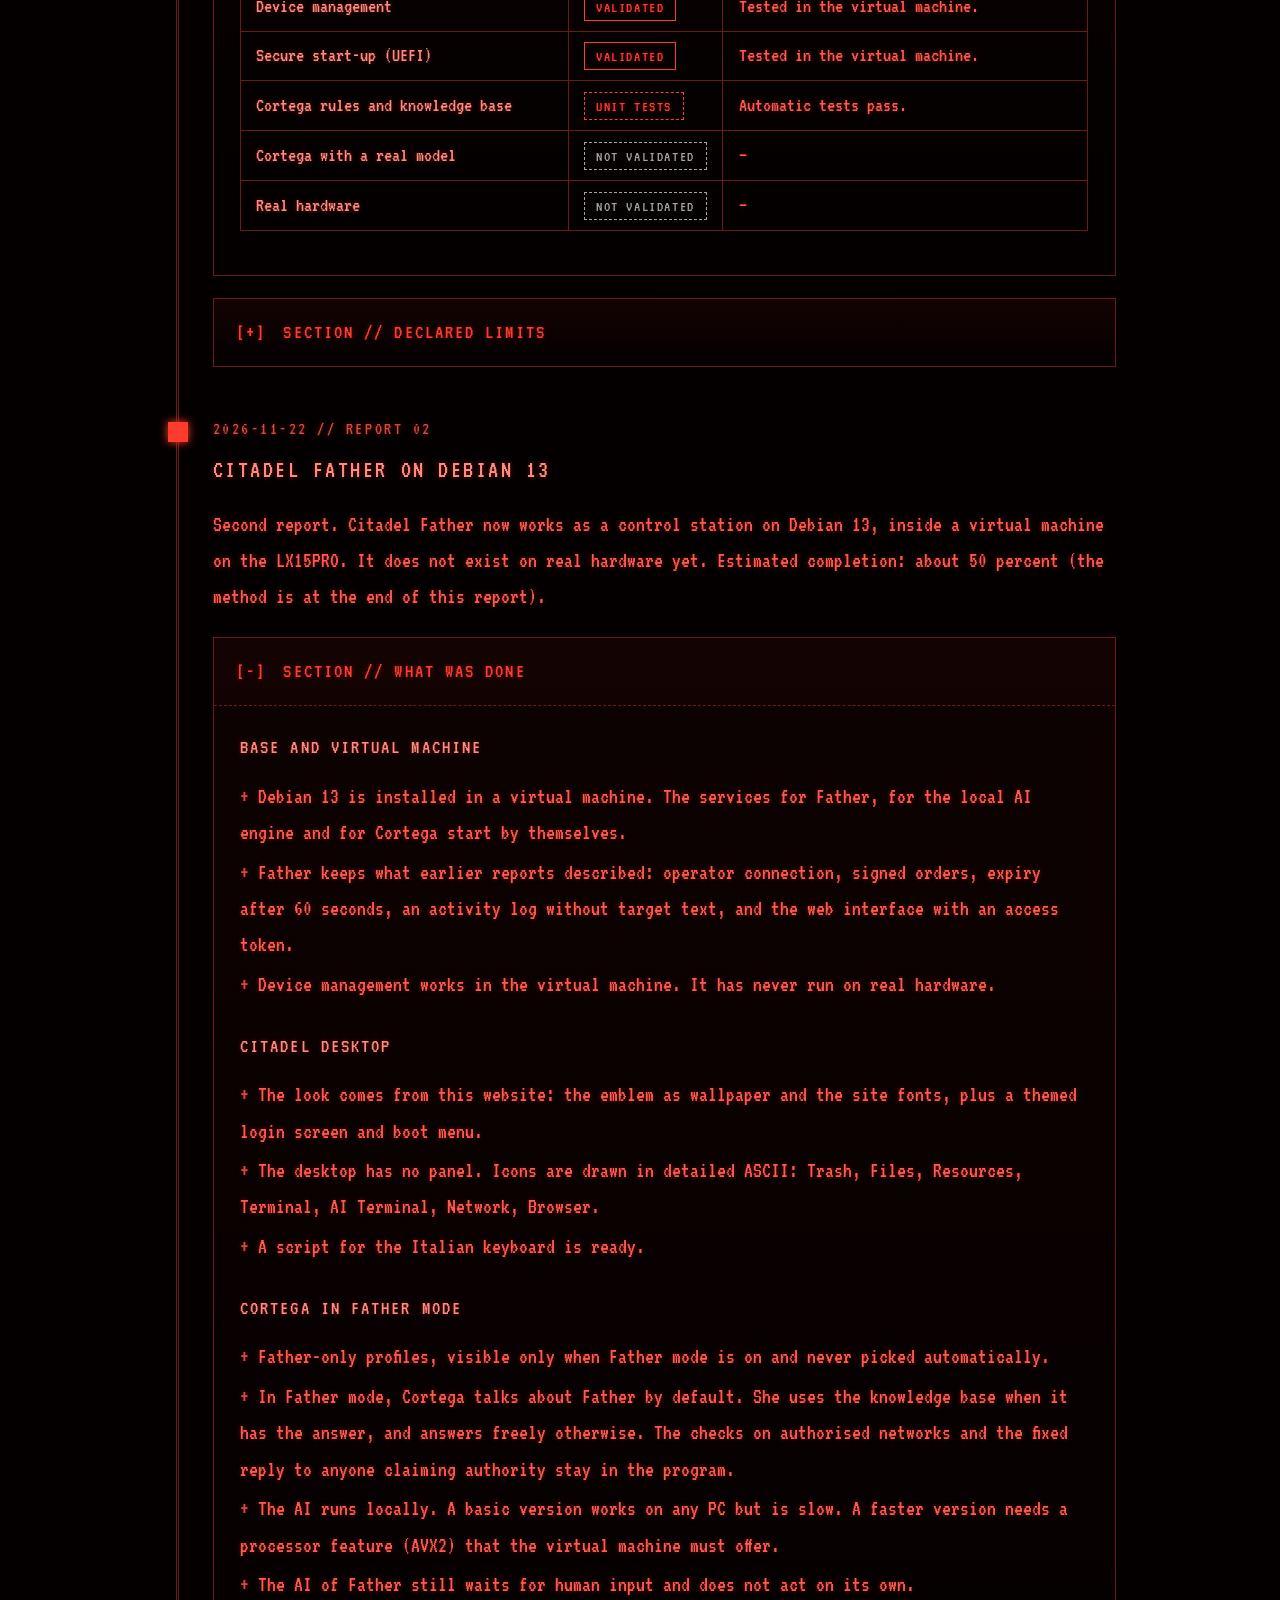
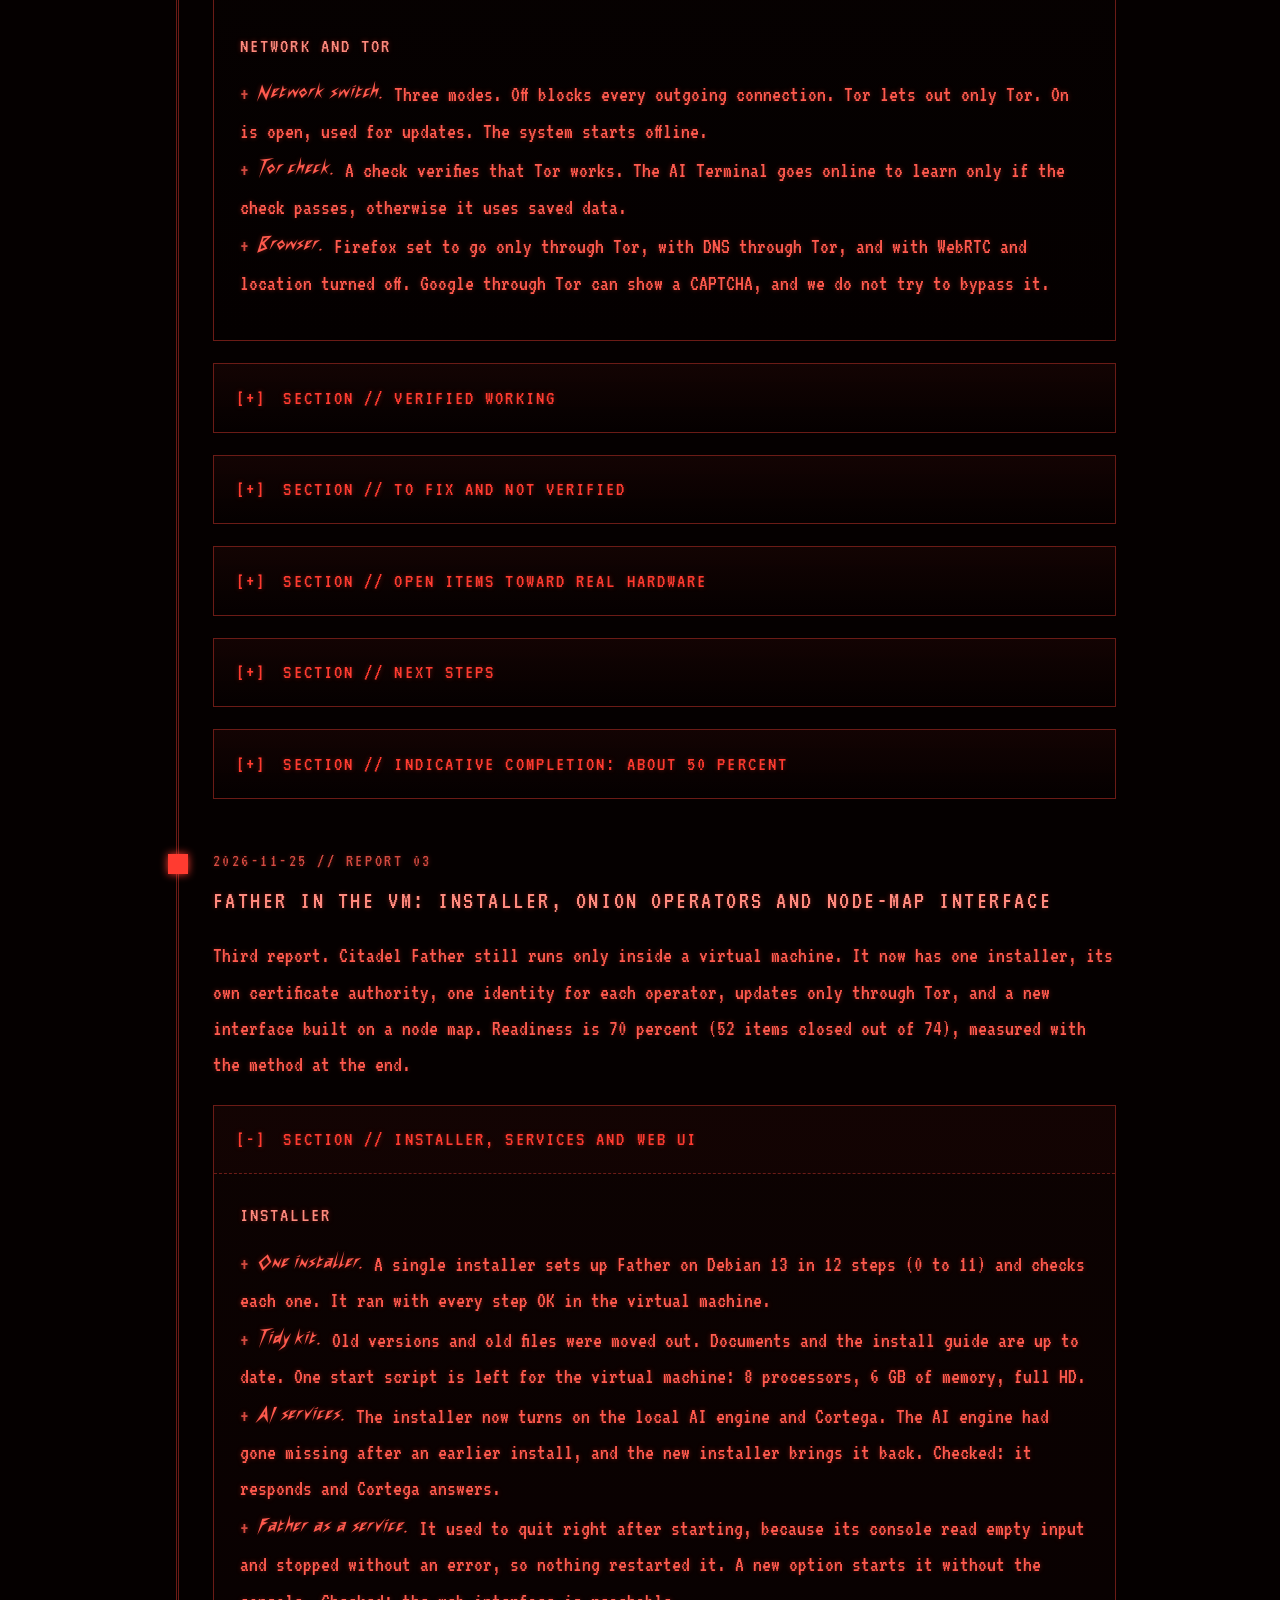
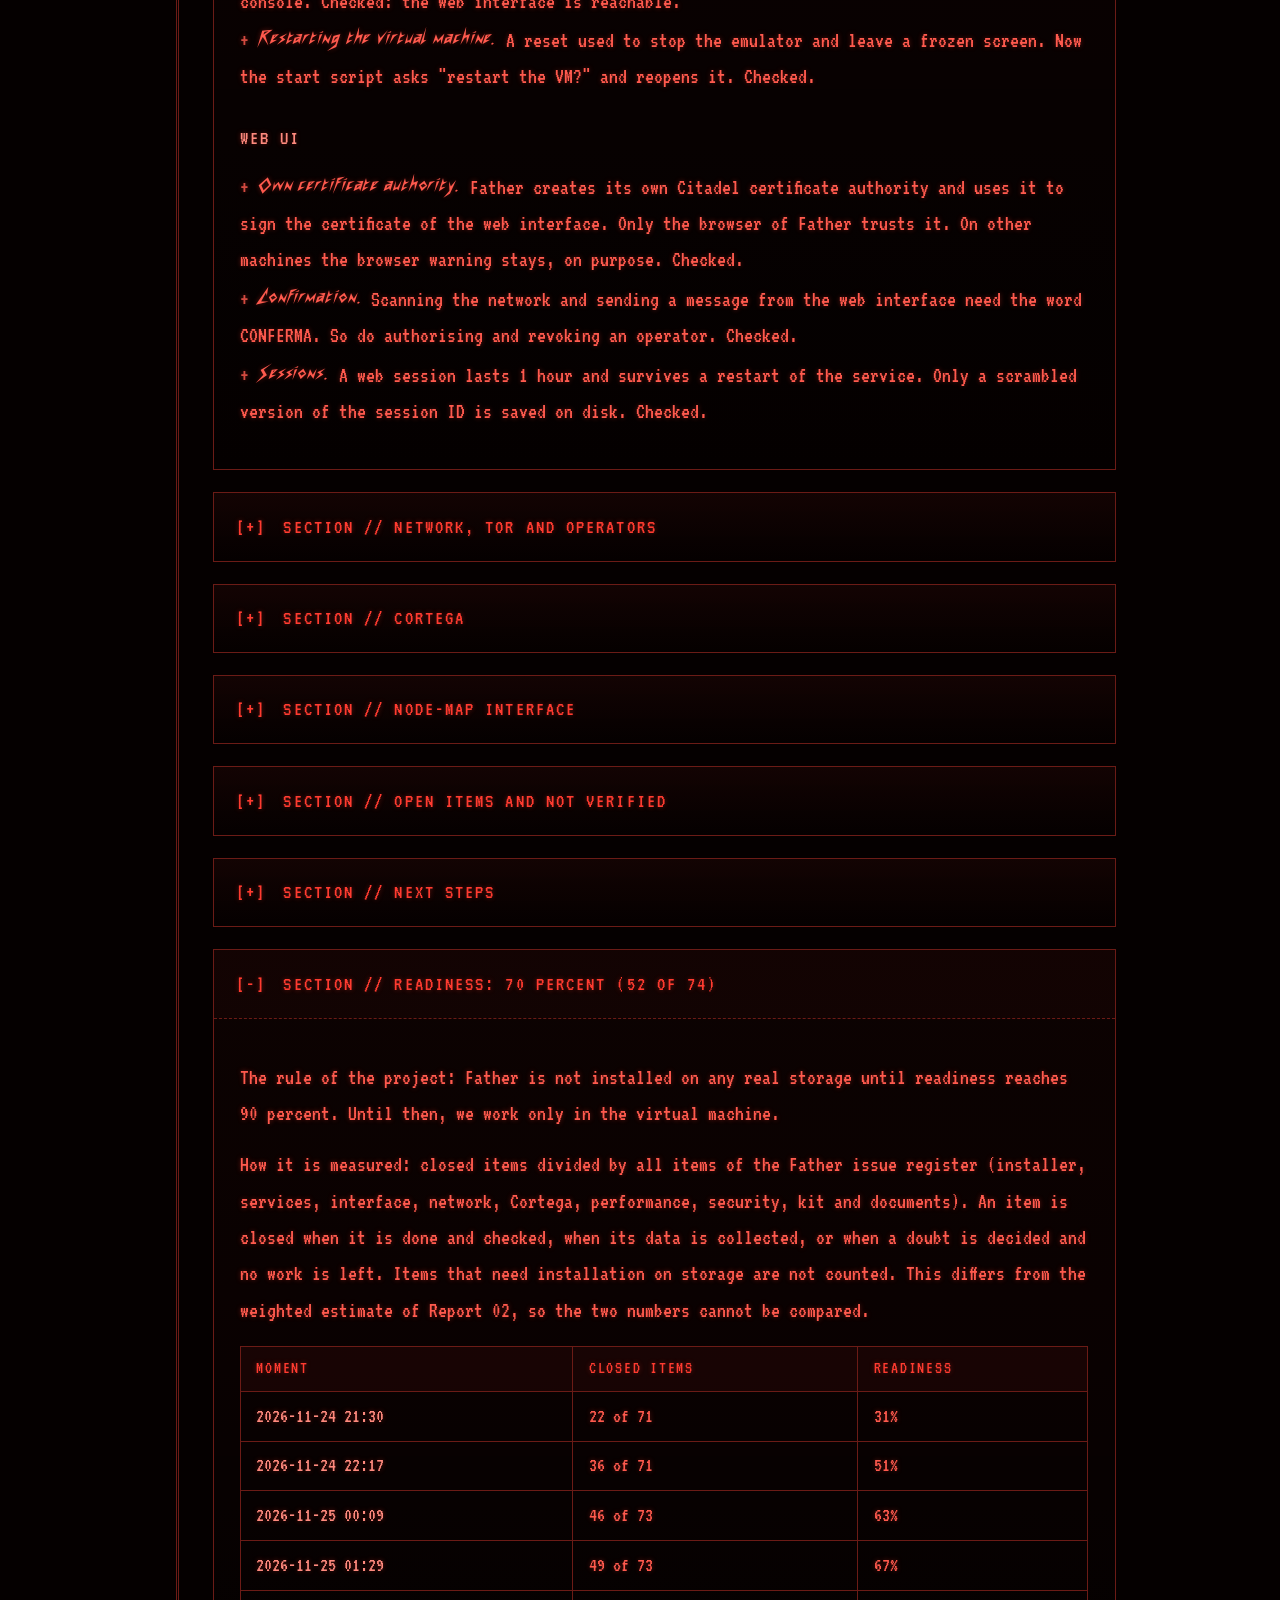
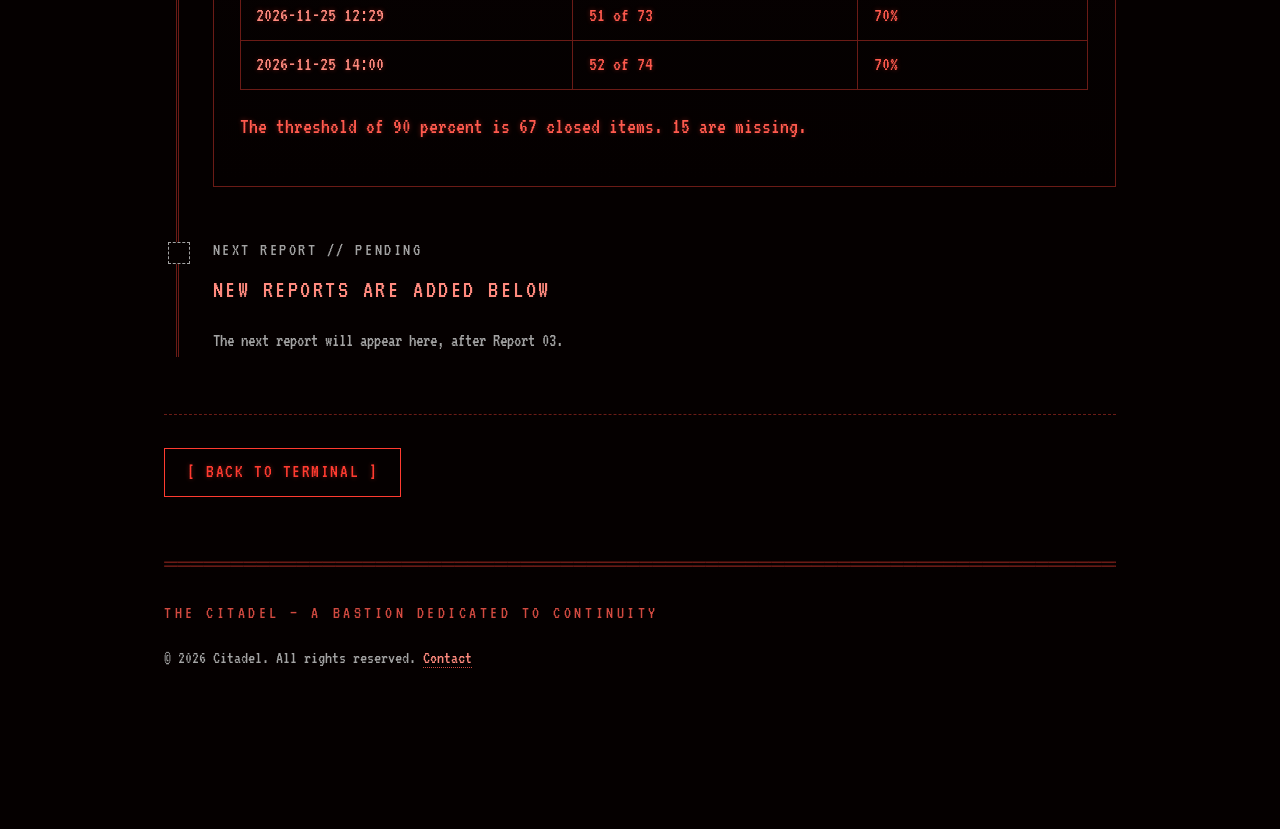
<file: citadelos.html>
<!DOCTYPE html>
<html lang="en">
<head>
<meta charset="utf-8">
<meta name="viewport" content="width=device-width,initial-scale=1">
<title>CitadelOS &amp; Cortega — Development Timeline — The Citadel</title>
<meta name="description" content="Development timeline of CitadelOS, the independent operating system by The Citadel, and Cortega, its local AI assistant. Report 01: intents, editions, validated components and declared limits.">
<meta name="robots" content="index, follow">
<link rel="canonical" href="https://the-citadel-mainframe.github.io/citadel-website/citadelos.html">
<meta name="theme-color" content="#050000">
<meta http-equiv="Content-Security-Policy" content="default-src 'none'; script-src 'self'; style-src 'self'; img-src 'self' data:; connect-src 'none'; font-src 'self'; media-src 'self'; object-src 'none'; base-uri 'none'; form-action 'none'">
<meta name="referrer" content="no-referrer">
<meta property="og:title" content="CitadelOS &amp; Cortega — Development Timeline — The Citadel">
<meta property="og:description" content="Development timeline of CitadelOS, the independent operating system by The Citadel, and Cortega, its local AI assistant.">
<meta property="og:type" content="website">
<meta property="og:url" content="https://the-citadel-mainframe.github.io/citadel-website/citadelos.html">
<meta property="og:site_name" content="The Citadel">
<meta property="og:locale" content="en_US">
<meta property="og:image" content="https://the-citadel-mainframe.github.io/citadel-website/assets/og-image.png">
<meta property="og:image:width" content="1200">
<meta property="og:image:height" content="630">
<meta property="og:image:alt" content="The Citadel emblem: a red and black shield with a padlock and a code symbol">
<meta name="twitter:card" content="summary_large_image">
<meta name="twitter:title" content="CitadelOS &amp; Cortega — Development Timeline — The Citadel">
<meta name="twitter:description" content="Development timeline of CitadelOS, the independent operating system by The Citadel, and Cortega, its local AI assistant.">
<meta name="twitter:image" content="https://the-citadel-mainframe.github.io/citadel-website/assets/og-image.png">
<link rel="icon" type="image/png" href="assets/favicon.png">
<link rel="apple-touch-icon" href="assets/apple-touch-icon.png">
<link rel="stylesheet" href="css/terminal.css">
<link rel="stylesheet" href="css/citadelos.css">
</head>
<body data-page="citadelos">
<div class="cortega-bg" aria-hidden="true"><pre class="ascii cortega" id="cortega-art"></pre></div>
<a class="skip" href="#main">Skip to content</a>
<div class="screen">
<div class="statusbar"><span><span class="led"></span><b>CITADEL-OS v1.0</b> // CONTINUITY PROTOCOL</span><span>SYS.TIME <span id="clock">--:--</span> // LINK: SECURE</span></div>

<main id="main">

<h1 class="page">CitadelOS &amp; Cortega</h1>
<p>Development log of CitadelOS, an operating system that does not depend on Android, and of Cortega, its AI assistant that runs on the device. Reports are in order: the oldest at the top, the latest at the bottom. Each report says what has been checked and what has not.</p>
<noscript><p class="small dim">JavaScript is required to display the animated ASCII portrait of Cortega in the background.</p></noscript>


<h2>Timeline</h2>
<p class="t-axis">Oldest report at the top</p>

<div class="timeline">

  <section class="t-node has-toggle" id="report-01" aria-labelledby="r01">
    <button type="button" class="t-toggle" aria-expanded="true" aria-controls="report-01-body" aria-label="Toggle report"></button>
    <span class="t-when">2026-11-20 // Report 01</span>
    <h3 id="r01">Project intents and status</h3>
    <div class="t-body" id="report-01-body">
    <p>First report. It explains what CitadelOS and Cortega are, what we want to build, and what already works and what does not. It is based on the project documents up to 2026-11-20.</p>

    <details class="panel folder" id="r01-citadelos" open><summary><span class="fname">Section // What is CitadelOS</span></summary>
    <div class="folder-body">
      <p>CitadelOS is an operating system that does not depend on Android. It is written in Go and runs on both ARM and x86 processors.</p>
      <h4>Intents</h4>
      <ul class="tick">
        <li><b>No Android.</b> It has its own base and does not use any part of the Android system.</li>
        <li><b>Internet only through Tor.</b> All Internet traffic goes through Tor, an anonymity network. There is no other route.</li>
        <li><b>Citadel devices recognise each other on the local network.</b> Two devices see each other as OPERATOR-N, where N is a random number that changes at every scan. No fixed ID, no hardware address and no device name is shown.</li>
        <li><b>Network scanner.</b> It scans only networks we authorise. Devices that are not Citadel stand out. The router is labelled "mother".</li>
        <li><b>Interface.</b> The look comes from this website. Commands are autocompleted, to help people who are new to the terminal.</li>
        <li><b>Zero cost.</b> No paid services and no tracking.</li>
      </ul>
    </div>
    </details>

    <details class="panel folder" id="r01-cortega" open><summary><span class="fname">Section // What is Cortega</span></summary>
    <div class="folder-body">
      <p>Cortega is the AI assistant of CitadelOS and runs on the device itself. You write in plain language and it turns your request into a system command. It only works inside the Citadel world.</p>
      <h4>Intents</h4>
      <ul class="tick">
        <li><b>Small local model.</b> It runs on the device and sends nothing out. No uploads and no tracking.</li>
        <li><b>Three precision levels</b>, chosen by the operator: ECO (fastest, least precise), STANDARD, and PRECISION (slowest, most precise).</li>
        <li><b>Limited output.</b> The AI can only pick an action from a fixed list. The program decides how risky an action is, not the AI.</li>
        <li><b>Always asks first.</b> Every action needs the confirmation of the operator. Scanning actions need the operator to type the word CONFERMA.</li>
        <li><b>Stays on topic.</b> Cortega talks about Citadel, CitadelOS and herself. Friendly chat is fine. Anything else is refused by the program, without even asking the AI.</li>
        <li><b>Answers with sources.</b> She looks things up in a local knowledge base and shows where each answer comes from.</li>
        <li><b>Learning by reading.</b> She reads this website and the public YouTube channel, only through Tor and only from approved sites. What she reads is treated as plain information and can never give her orders.</li>
        <li><b>Authorised networks only.</b> She works only with addresses inside networks we authorised.</li>
        <li><b>Tools she writes.</b> They are saved and checked, but never run on their own. They run only if the operator asks and confirms, and a time limit applies.</li>
        <li><b>Activity log.</b> It records the date, the outcome and the type of each action, never the text of the target.</li>
      </ul>
    </div>
    </details>

    <details class="panel folder" id="r01-principles"><summary><span class="fname">Section // Principles</span></summary>
    <div class="folder-body">
      <dl class="kv">
        <dt>Anonymity</dt><dd>All traffic goes through Tor. No fixed device ID. No tracking.</dd>
        <dt>Human control</dt><dd>Every action is confirmed by a person. The program judges the risk. The AI of Father waits for a human and never acts on its own.</dd>
        <dt>Perimeter</dt><dd>Cortega works only inside Citadel, on authorised networks and approved sites. What she reads cannot give orders.</dd>
        <dt>Zero cost</dt><dd>No paid services. The model runs locally.</dd>
      </dl>
    </div>
    </details>

    <details class="panel folder" id="r01-editions"><summary><span class="fname">Section // Editions: Operator and Father</span></summary>
    <div class="folder-body">
      <p>CitadelOS comes in two editions: <b>Operator</b>, a device used in the field, and <b>Father</b>, a control station. Right now the focus is Father. Operator is set aside and will resume later.</p>
      <h4>Citadel Father</h4>
      <ul class="tick">
        <li><b>Role.</b> The control station that operators connect to. Target machine: the laptop LX15PRO.</li>
        <li><b>Connection with operators.</b> Through the local network or through Tor. Every connection starts with a secret check.</li>
        <li><b>Signed orders.</b> Father sends orders with a digital signature. Allowed orders: ping, status, network scan, message. An order expires after 60 seconds and cannot be replayed. The operator only needs the public key to check it.</li>
        <li><b>Local interface.</b> A web page served by Father, protected with HTTPS, an access token and a limit on login attempts. A dedicated graphical interface is planned.</li>
        <li><b>Base.</b> Debian 13, with the Citadel services running on top of it.</li>
        <li><b>Device management.</b> Father detects devices when they are plugged in and loads the right drivers by itself.</li>
        <li><b>OS and AI together.</b> The goal is a desktop and drivers that adapt to what is connected.</li>
        <li><b>Human first.</b> The AI of Father waits for human input and does not act on its own.</li>
      </ul>
    </div>
    </details>

    <details class="panel folder" id="r01-status" open><summary><span class="fname">Section // Project status at 2026-11-20</span></summary>
    <div class="folder-body">
      <div class="tblwrap">
      <table class="tbl">
        <thead><tr><th scope="col">Component</th><th scope="col">State</th><th scope="col">Detail</th></tr></thead>
        <tbody>
          <tr><td>System start-up and services</td><td><span class="status">Validated</span></td><td>Tested in a virtual machine: it starts, hands over to the system and keeps services running.</td></tr>
          <tr><td>Network scanner and operator protocol</td><td><span class="status">Validated</span></td><td>Tested on two simulated networks.</td></tr>
          <tr><td>Tor service</td><td><span class="status part">Partial</span></td><td>Connection works and restarts by itself. The full start-up is not validated.</td></tr>
          <tr><td>Father and signed orders</td><td><span class="status">Validated</span></td><td>Tests pass, plus a full test on a single machine.</td></tr>
          <tr><td>Father web interface</td><td><span class="status">Validated</span></td><td>Tested on a Windows PC, locally.</td></tr>
          <tr><td>Device management</td><td><span class="status">Validated</span></td><td>Tested in the virtual machine.</td></tr>
          <tr><td>Secure start-up (UEFI)</td><td><span class="status">Validated</span></td><td>Tested in the virtual machine.</td></tr>
          <tr><td>Cortega rules and knowledge base</td><td><span class="status part">Unit tests</span></td><td>Automatic tests pass.</td></tr>
          <tr><td>Cortega with a real model</td><td><span class="status tbc">Not validated</span></td><td>—</td></tr>
          <tr><td>Real hardware</td><td><span class="status tbc">Not validated</span></td><td>—</td></tr>
        </tbody>
      </table>
      </div>
    </div>
    </details>

    <details class="panel folder" id="r01-limits"><summary><span class="fname">Section // Declared limits</span></summary>
    <div class="folder-body">
      <ul class="tick">
        <li>The hardware target for Operator is on hold: the bootloader of the chosen device could not be unlocked. Other devices are being evaluated. No ARM hardware is available at the moment.</li>
        <li>One shared key is used by the whole fleet, so a single operator cannot be revoked. This was an accepted choice.</li>
        <li>Quality of the answers of the small model, its speed and its heat: not measured.</li>
        <li>Wi-Fi, graphics, disk and Secure Boot on the LX15PRO: not verified.</li>
        <li>Tools written by Cortega are not isolated at system level, and their check is only approximate.</li>
        <li>The topic filter works on words: an off-topic question that uses only words known to Cortega can get through.</li>
        <li>The web interface uses a self-made certificate, so the browser shows a warning the first time.</li>
      </ul>
    </div>
    </details>
    </div>
  </section>

  <section class="t-node has-toggle" id="report-02" aria-labelledby="r02">
    <button type="button" class="t-toggle" aria-expanded="true" aria-controls="report-02-body" aria-label="Toggle report"></button>
    <span class="t-when">2026-11-22 // Report 02</span>
    <h3 id="r02">Citadel Father on Debian 13</h3>
    <div class="t-body" id="report-02-body">
    <p>Second report. Citadel Father now works as a control station on Debian 13, inside a virtual machine on the LX15PRO. It does not exist on real hardware yet. Estimated completion: about 50 percent (the method is at the end of this report).</p>

    <details class="panel folder" id="r02-done" open><summary><span class="fname">Section // What was done</span></summary>
    <div class="folder-body">
      <h4>Base and virtual machine</h4>
      <ul class="tick">
        <li>Debian 13 is installed in a virtual machine. The services for Father, for the local AI engine and for Cortega start by themselves.</li>
        <li>Father keeps what earlier reports described: operator connection, signed orders, expiry after 60 seconds, an activity log without target text, and the web interface with an access token.</li>
        <li>Device management works in the virtual machine. It has never run on real hardware.</li>
      </ul>
      <h4>Citadel desktop</h4>
      <ul class="tick">
        <li>The look comes from this website: the emblem as wallpaper and the site fonts, plus a themed login screen and boot menu.</li>
        <li>The desktop has no panel. Icons are drawn in detailed ASCII: Trash, Files, Resources, Terminal, AI Terminal, Network, Browser.</li>
        <li>A script for the Italian keyboard is ready.</li>
      </ul>
      <h4>Cortega in Father mode</h4>
      <ul class="tick">
        <li>Father-only profiles, visible only when Father mode is on and never picked automatically.</li>
        <li>In Father mode, Cortega talks about Father by default. She uses the knowledge base when it has the answer, and answers freely otherwise. The checks on authorised networks and the fixed reply to anyone claiming authority stay in the program.</li>
        <li>The AI runs locally. A basic version works on any PC but is slow. A faster version needs a processor feature (AVX2) that the virtual machine must offer.</li>
        <li>The AI of Father still waits for human input and does not act on its own.</li>
      </ul>
      <h4>Network and Tor</h4>
      <ul class="tick">
        <li><b>Network switch.</b> Three modes. Off blocks every outgoing connection. Tor lets out only Tor. On is open, used for updates. The system starts offline.</li>
        <li><b>Tor check.</b> A check verifies that Tor works. The AI Terminal goes online to learn only if the check passes, otherwise it uses saved data.</li>
        <li><b>Browser.</b> Firefox set to go only through Tor, with DNS through Tor, and with WebRTC and location turned off. Google through Tor can show a CAPTCHA, and we do not try to bypass it.</li>
      </ul>
    </div>
    </details>

    <details class="panel folder" id="r02-verified"><summary><span class="fname">Section // Verified working</span></summary>
    <div class="folder-body">
      <ul class="tick">
        <li>The Debian virtual machine with the Citadel desktop, login, icons and theme.</li>
        <li>Cortega answers inside the virtual machine in Father mode.</li>
        <li>Tor in Tor-only mode, the Tor check and web search by the AI, confirmed by the project lead.</li>
        <li>Files copied from the PC to the virtual machine.</li>
        <li>Automatic tests pass on all parts of Cortega.</li>
      </ul>
    </div>
    </details>

    <details class="panel folder" id="r02-open"><summary><span class="fname">Section // To fix and not verified</span></summary>
    <div class="folder-body">
      <ul class="tick">
        <li>A "cannot quit the panel" message at start: the cause is removed, but not verified in the virtual machine.</li>
        <li>Small problems in the answers of the AI when it searches the web: noted, not yet described.</li>
        <li>Understanding requests: one mistake out of 35 test sentences. A request to create a script was read as a request to explain a command.</li>
        <li>Italian keyboard in the virtual machine: script ready, result not confirmed.</li>
        <li>No flash of the original Debian screen at start: not verified.</li>
        <li>Browser with Google through Tor: result not confirmed.</li>
        <li>The list of detected devices is not yet shown in the web interface or to Cortega.</li>
        <li>Cleaning up the build files and changing the virtual machine password are still to do.</li>
      </ul>
    </div>
    </details>

    <details class="panel folder" id="r02-hardware"><summary><span class="fname">Section // Open items toward real hardware</span></summary>
    <div class="folder-body">
      <p>None of these has been started.</p>
      <ul class="tick">
        <li>Wi-Fi card support in the Debian kernel: not verified.</li>
        <li>Disk encryption state of the Windows disk: not verified.</li>
        <li>BIOS version and type of the internal disk: not verified.</li>
        <li>Start-up with Secure Boot from the external disk: not verified.</li>
        <li>Real speed of the AI on the real processor: not measured.</li>
        <li>The Tor start-up can only be tested on the project PC, not in the cloud.</li>
      </ul>
    </div>
    </details>

    <details class="panel folder" id="r02-next"><summary><span class="fname">Section // Next steps</span></summary>
    <div class="folder-body">
      <ol class="tick">
        <li>Check in the virtual machine: panel error gone, Italian keyboard, right AI engine, Browser icon and Google through Tor.</li>
        <li>Describe and fix the problems of the web answers. Measure the more precise AI profile on the test set and choose one.</li>
        <li>Open decision: build our own AI engine in Go (as a test with a small model), or keep the existing open-source engine (llama.cpp) for Father. The recommendation is to keep llama.cpp for Father.</li>
        <li>Collect hardware data: disk encryption, BIOS, Wi-Fi.</li>
        <li>Boot test from the external disk with Secure Boot. Debian goes on the external disk and Windows is not touched.</li>
        <li>Connect a real Operator, or an Operator on a PC. Update the Father package of Cortega to the new signatures.</li>
        <li>Clean up the files, check the ISO checksum and make final fixes.</li>
      </ol>
    </div>
    </details>

    <details class="panel folder" id="r02-progress"><summary><span class="fname">Section // Indicative completion: about 50 percent</span></summary>
    <div class="folder-body">
      <p>This is an estimate, with criteria and weights chosen by us. It is not a measurement. "Complete OS" means Father installed on the external disk, able to start with Secure Boot, with the Citadel desktop, local AI and Tor, and connected to real Operators.</p>
      <div class="tblwrap">
      <table class="tbl">
        <thead><tr><th scope="col">Area</th><th scope="col">Weight</th><th scope="col">Progress</th></tr></thead>
        <tbody>
          <tr><td>Debian, desktop and theme</td><td>15</td><td>90%</td></tr>
          <tr><td>Father services (operators, web interface, devices, log)</td><td>15</td><td>70%</td></tr>
          <tr><td>Local AI (Cortega, Father mode)</td><td>20</td><td>70%</td></tr>
          <tr><td>Tor network and browser</td><td>10</td><td>85%</td></tr>
          <tr><td>Installation on real hardware (external disk, Secure Boot, Wi-Fi)</td><td>25</td><td>5%</td></tr>
          <tr><td>Real Operator connected</td><td>10</td><td>25%</td></tr>
          <tr><td>Hardening, documents, release</td><td>5</td><td>20%</td></tr>
        </tbody>
      </table>
      </div>
      <p>The software inside the virtual machine is well advanced. Most of the work left is outside it: real hardware, a real Operator and final polish.</p>
    </div>
    </details>
    </div>
  </section>

  <section class="t-node has-toggle" id="report-03" aria-labelledby="r03">
    <button type="button" class="t-toggle" aria-expanded="true" aria-controls="report-03-body" aria-label="Toggle report"></button>
    <span class="t-when">2026-11-25 // Report 03</span>
    <h3 id="r03">Father in the VM: installer, onion operators and node-map interface</h3>
    <div class="t-body" id="report-03-body">
    <p>Third report. Citadel Father still runs only inside a virtual machine. It now has one installer, its own certificate authority, one identity for each operator, updates only through Tor, and a new interface built on a node map. Readiness is 70 percent (52 items closed out of 74), measured with the method at the end.</p>

    <details class="panel folder" id="r03-install" open><summary><span class="fname">Section // Installer, services and web UI</span></summary>
    <div class="folder-body">
      <h4>Installer</h4>
      <ul class="tick">
        <li><b>One installer.</b> A single installer sets up Father on Debian 13 in 12 steps (0 to 11) and checks each one. It ran with every step OK in the virtual machine.</li>
        <li><b>Tidy kit.</b> Old versions and old files were moved out. Documents and the install guide are up to date. One start script is left for the virtual machine: 8 processors, 6 GB of memory, full HD.</li>
        <li><b>AI services.</b> The installer now turns on the local AI engine and Cortega. The AI engine had gone missing after an earlier install, and the new installer brings it back. Checked: it responds and Cortega answers.</li>
        <li><b>Father as a service.</b> It used to quit right after starting, because its console read empty input and stopped without an error, so nothing restarted it. A new option starts it without the console. Checked: the web interface is reachable.</li>
        <li><b>Restarting the virtual machine.</b> A reset used to stop the emulator and leave a frozen screen. Now the start script asks "restart the VM?" and reopens it. Checked.</li>
      </ul>
      <h4>Web UI</h4>
      <ul class="tick">
        <li><b>Own certificate authority.</b> Father creates its own Citadel certificate authority and uses it to sign the certificate of the web interface. Only the browser of Father trusts it. On other machines the browser warning stays, on purpose. Checked.</li>
        <li><b>Confirmation.</b> Scanning the network and sending a message from the web interface need the word CONFERMA. So do authorising and revoking an operator. Checked.</li>
        <li><b>Sessions.</b> A web session lasts 1 hour and survives a restart of the service. Only a scrambled version of the session ID is saved on disk. Checked.</li>
      </ul>
    </div>
    </details>

    <details class="panel folder" id="r03-network"><summary><span class="fname">Section // Network, Tor and operators</span></summary>
    <div class="folder-body">
      <h4>Tor and updates</h4>
      <ul class="tick">
        <li><b>Updates through Tor.</b> Updates come only from the official Debian onion mirrors. They work in Tor-only mode, and the normal Internet mirror fails on purpose. Checked.</li>
        <li><b>Network switch.</b> Fixed a bug: without admin rights, the status command showed "on" instead of the real mode. Checked.</li>
        <li><b>Onion service of Father.</b> It publishes only the operator connection. The web interface is not published on Tor. An operator reached Father through the onion address. Checked.</li>
      </ul>
      <h4>Operators</h4>
      <ul class="tick">
        <li><b>One identity per operator.</b> The operator proves who it is by signing a challenge from Father with its own key. Father checks the signature and that the key is on the authorised list, then proves itself back with its own signature. Unauthorised operators are refused and logged by ID only.</li>
        <li><b>Revocation.</b> Removing an operator from the list closes its sessions at once and blocks it from reconnecting. The shared key stays only to recognise devices on the local network. Checked from Father Signals: authorise with CONFERMA, connect through onion, ping, revoke, refused reconnection.</li>
        <li><b>Requests.</b> An operator with a valid signature but an unknown key shows up in a REQUESTS screen, up to 20 requests for 24 hours. Father can authorise it with CONFERMA or ignore it.</li>
      </ul>
      <h4>Cortega as operator</h4>
      <ul class="tick">
        <li><b>Link to Father.</b> Cortega connects to Father at every start and retries every 10 to 60 seconds. An order received is shown to the user, who can run it (still with a CONFERMA) or discard it. The first connection appears in REQUESTS.</li>
        <li><b>Signature of Father.</b> Cortega now checks the signature of Father. The old method is gone.</li>
        <li><b>Operator test.</b> A test inside Father runs 7 steps with a temporary key. Result: 7 of 7 passed. A refusal through onion takes about 4 seconds, and the first connection after authorisation about 11 seconds. Status and ping get a reply in under half a second. The test leaves no trace: its key is never added to the authorised list.</li>
      </ul>
    </div>
    </details>

    <details class="panel folder" id="r03-cortega"><summary><span class="fname">Section // Cortega</span></summary>
    <div class="folder-body">
      <ul class="tick">
        <li><b>Understanding requests.</b> Cortega now understands 35 of 35 test sentences, up from 34. A request to create a script that shows date and time is now read correctly. The more precise profile is now the default.</li>
        <li><b>Tools she writes.</b> Sum of 1 to 100: 20 seconds in total, correct result (5050). Prime numbers below 30: 38 seconds, correct result. Tools run in an isolated space inside the virtual machine.</li>
        <li><b>Speed.</b> The AI Terminal starts in 10 to 15 seconds. She reads a prompt at 117 tokens per second (the speed of writing was not read). The desktop stays smooth while Cortega writes.</li>
        <li><b>AI engine.</b> Decision: we keep llama.cpp for Father and we will not build our own engine in Go.</li>
      </ul>
    </div>
    </details>

    <details class="panel folder" id="r03-ui"><summary><span class="fname">Section // Node-map interface</span></summary>
    <div class="folder-body">
      <p>Citadel OS Father now follows one interface idea: a node map in red and black ASCII. The main map leads to the programs, and each program has its own map.</p>
      <div class="shots real land">
        <a class="shot" href="assets/citadelos/overworld-start.png" target="_blank" rel="noopener noreferrer"><img src="assets/citadelos/overworld-start.png" width="947" height="539" loading="lazy" alt="Screenshot of the main map: the CITADEL emblem in the center with PROGRAMS, FATHER SIGNALS, SYSTEM and NETWORK around it"></a>
        <a class="shot" href="assets/citadelos/overworld-view.png" target="_blank" rel="noopener noreferrer"><img src="assets/citadelos/overworld-view.png" width="1920" height="1080" loading="lazy" alt="Screenshot of the main map with all branches open: programs, system settings and network modes, with Tor only selected in green"></a>
      </div>
      <p class="small dim">Main map, first view: CITADEL in the center, with PROGRAMS, FATHER SIGNALS, SYSTEM and NETWORK around it.</p>
      <p class="small dim">Main map with all branches open: programs, system settings and network modes. Tor only is selected, in green.</p>
      <p class="small dim">Screenshots taken in test mode, outside Citadel OS. The labels on the map are in Italian.</p>
      <ul class="tick">
        <li><b>Main map.</b> A full-screen map. CITADEL leads to PROGRAMS (AI Terminal, Terminal, Files, Browser), FATHER SIGNALS, NETWORK (Off, Tor only, Free with CONFERMA, Tor status) and SYSTEM (Resources, Keyboard and screen, Animation, Restart and Shutdown with CONFERMA). A program opens full-screen above the map, and closing it brings you back. The map dissolves into falling characters and builds itself again.</li>
        <li><b>Workspaces.</b> SYSTEM, SPACES, SPACE 1 to 4, with the active one in green.</li>
        <li><b>Emblem.</b> The central CITADEL node, the wallpaper, the login screen and the boot screen use an ASCII version of the Citadel logo. On the boot screen the emblem builds itself from falling characters. Checked.</li>
        <li><b>Top bar.</b> One ASCII line with program, windows, space, network, CPU, memory, AI, date and time. Checked.</li>
        <li><b>Father Signals.</b> Opens the web interface already signed in, with no token to type. Its home is an ASCII node map: OPERATOR NETWORK (connected, authorised, orders, requests), SETTINGS AND BENCHMARK, and AUDIT. Operator windows have STATUS, PING and MESSAGE buttons. Checked.</li>
        <li><b>Benchmark.</b> Three tests, repeated 1 to 5 times, with a saved history. Operator test through onion: about 1.4 to 1.5 seconds in total. Tor check: under 1 second, Tor confirmed. Debian onion mirror: OK. All measured in the virtual machine.</li>
        <li><b>Animation load.</b> The map now draws on a canvas with pre-drawn characters. In a test container, the browser's CPU use fell from 82 percent to 15 percent. A setting offers full (10 frames per second), reduced (4, no rain) or off. Not yet measured in the virtual machine.</li>
      </ul>
    </div>
    </details>

    <details class="panel folder" id="r03-open"><summary><span class="fname">Section // Open items and not verified</span></summary>
    <div class="folder-body">
      <ul class="tick">
        <li><b>Animation smoothness.</b> Small stutters in the rain and pulses in the virtual machine. Cause not measured yet.</li>
        <li><b>Main map to Father Signals and back.</b> Not yet tried in the virtual machine.</li>
        <li><b>Operator consultation.</b> How an operator consults Father is not defined yet.</li>
        <li><b>Real operator.</b> No real operator has connected to Father yet, only the simulator and the test Cortega.</li>
        <li><b>Still to do for Cortega on Father.</b> When a gate blocks something, it should say which gate it is and how to change it. Graphical and interactive programs written by Cortega: today only text programs. A check on the structure of generated code before the test run (an earlier failure came from code that called main() without defining it). "Test OK" still only means it ran without errors, not that the result is right. Smarter search in the knowledge base. An app to choose the model by purpose. Support to reproduce attacks in an isolated lab, on our own or authorised networks only.</li>
        <li><b>Web answers.</b> Small problems when the AI uses web search: noted, not yet described.</li>
        <li><b>Interface.</b> File manager windows and dialogs are opaque: transparency applies only to Citadel terminals and panels. The licence of one interface font is not verified.</li>
        <li><b>Installer.</b> One run failed during the file transfer because the connection closed. The second run worked. Cause not found. A first run of the Cortega operator test also failed, probably because the onion service had just been republished. Not verified.</li>
        <li><b>Checksum.</b> The checksum of the Debian ISO was not compared with the official list.</li>
      </ul>
    </div>
    </details>

    <details class="panel folder" id="r03-next"><summary><span class="fname">Section // Next steps</span></summary>
    <div class="folder-body">
      <ol class="tick">
        <li>Measure the animation (frames per second, draw time, CPU in the virtual machine) and lighten it if needed. Then try main map, Father Signals and back.</li>
        <li>Define how an operator consults Father, and connect a real operator or an operator on a PC. Proposed tests: DNS leak, reachability on the local network, stability of the operator session, time to publish the onion service.</li>
        <li>Finish the Cortega items for Father listed in the open items, including the check on generated code.</li>
        <li>Small items: file manager transparency, font licence, ISO checksum.</li>
        <li>At 90 percent readiness: start installing on real storage. Until then, only the virtual machine.</li>
      </ol>
    </div>
    </details>

    <details class="panel folder" id="r03-readiness" open><summary><span class="fname">Section // Readiness: 70 percent (52 of 74)</span></summary>
    <div class="folder-body">
      <p>The rule of the project: Father is not installed on any real storage until readiness reaches 90 percent. Until then, we work only in the virtual machine.</p>
      <p>How it is measured: closed items divided by all items of the Father issue register (installer, services, interface, network, Cortega, performance, security, kit and documents). An item is closed when it is done and checked, when its data is collected, or when a doubt is decided and no work is left. Items that need installation on storage are not counted. This differs from the weighted estimate of Report 02, so the two numbers cannot be compared.</p>
      <div class="tblwrap">
      <table class="tbl">
        <thead><tr><th scope="col">Moment</th><th scope="col">Closed items</th><th scope="col">Readiness</th></tr></thead>
        <tbody>
          <tr><td>2026-11-24 21:30</td><td>22 of 71</td><td>31%</td></tr>
          <tr><td>2026-11-24 22:17</td><td>36 of 71</td><td>51%</td></tr>
          <tr><td>2026-11-25 00:09</td><td>46 of 73</td><td>63%</td></tr>
          <tr><td>2026-11-25 01:29</td><td>49 of 73</td><td>67%</td></tr>
          <tr><td>2026-11-25 12:29</td><td>51 of 73</td><td>70%</td></tr>
          <tr><td>2026-11-25 14:00</td><td>52 of 74</td><td>70%</td></tr>
        </tbody>
      </table>
      </div>
      <p>The threshold of 90 percent is 67 closed items. 15 are missing.</p>
    </div>
    </details>
    </div>
  </section>

  <section class="t-node pending t-end" aria-labelledby="rnext">
    <span class="t-when">Next report // pending</span>
    <h3 id="rnext">New reports are added below</h3>
    <p class="small">The next report will appear here, after Report 03.</p>
  </section>

</div>

<div class="backbar"><a class="btn" href="index.html">Back to Terminal</a></div>
</main>
<div class="rule" aria-hidden="true">════════════════════════════════════════════════════════════════════════════════════════════════════════════════════════════════════════════════════════════════════════════════════════════════════════</div>
<footer>
<p class="motto">The Citadel — a bastion dedicated to Continuity</p>
<p>&copy; <span class="year">2026</span> Citadel. All rights reserved. <a href="contact.html">Contact</a></p>
</footer>
</div>
<script src="js/i18n.js"></script>
<script src="js/config.js"></script>
<script src="js/terminal.js"></script>
<script src="js/cortega-art.js"></script>
<script src="js/cortega.js"></script>
<script src="js/timeline.js"></script>
<script src="js/player.js"></script>
<script src="js/offline.js"></script>
</body>
</html>
</file>
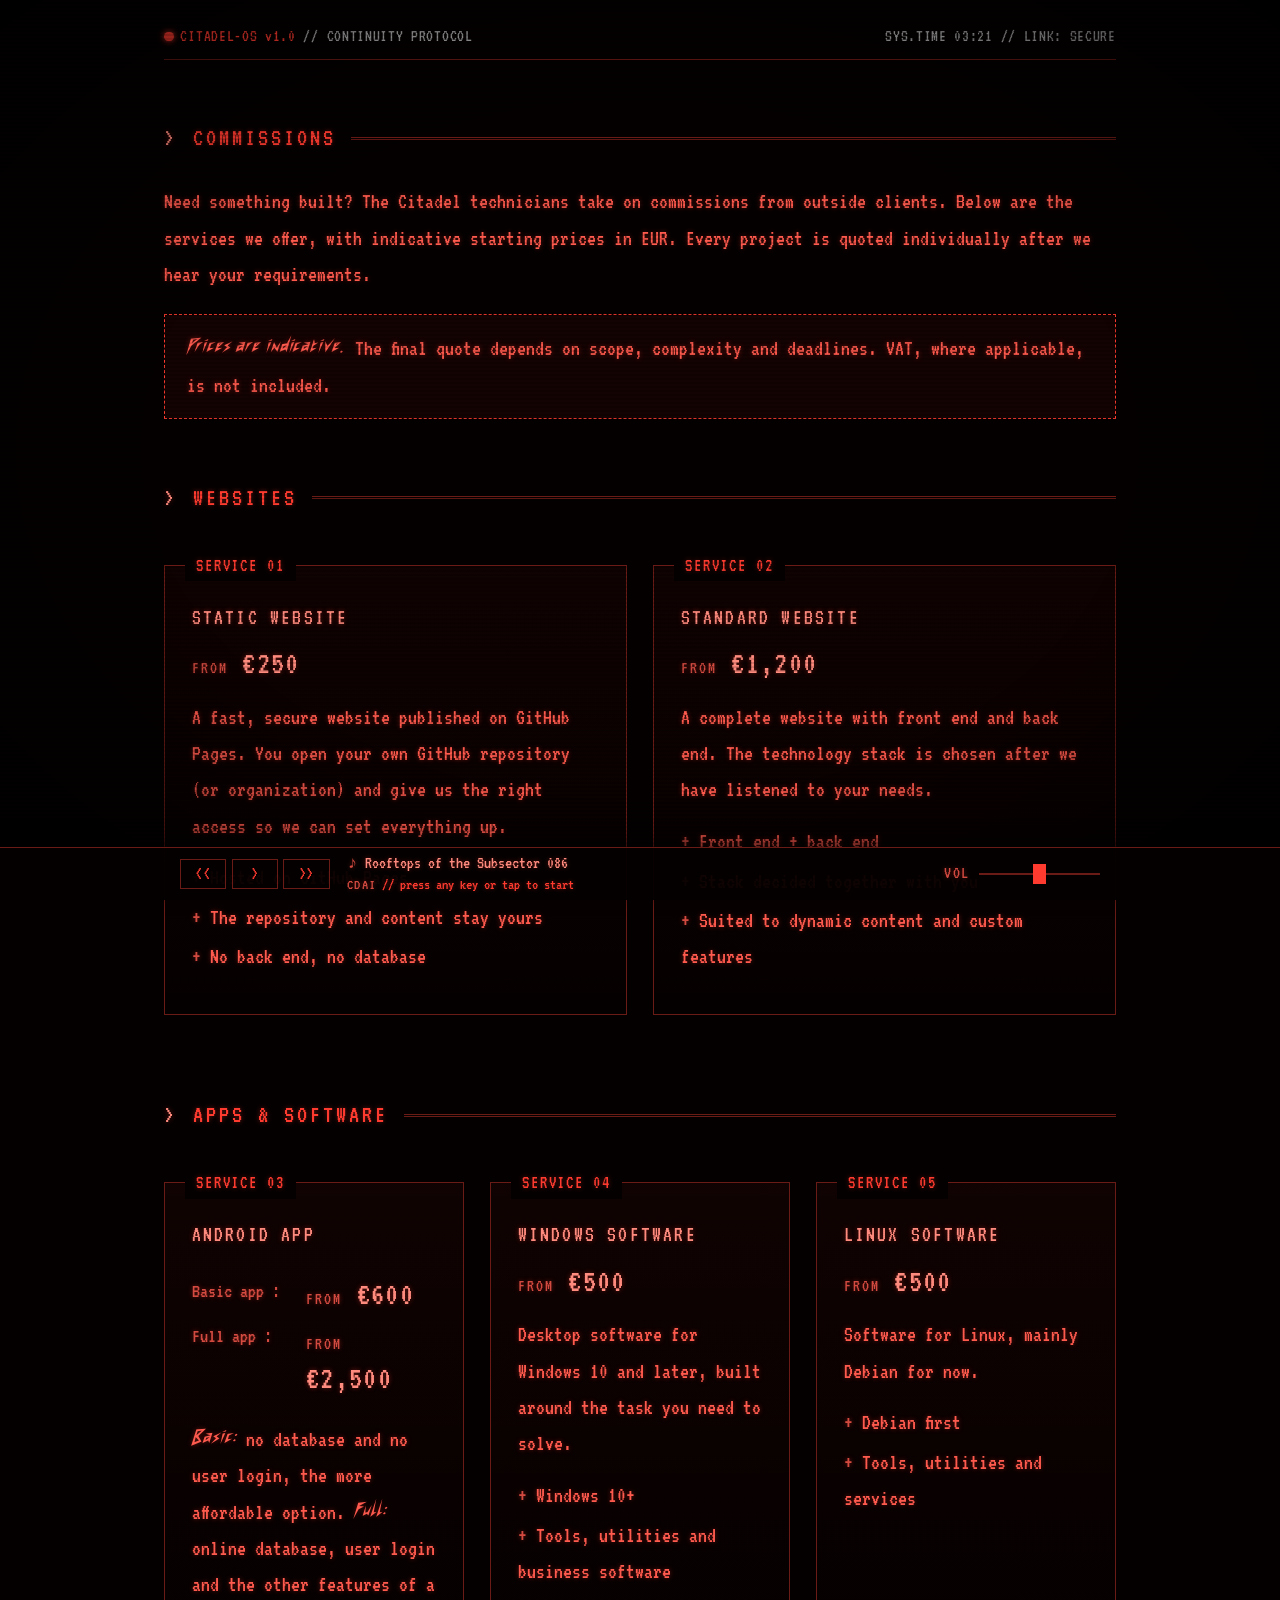
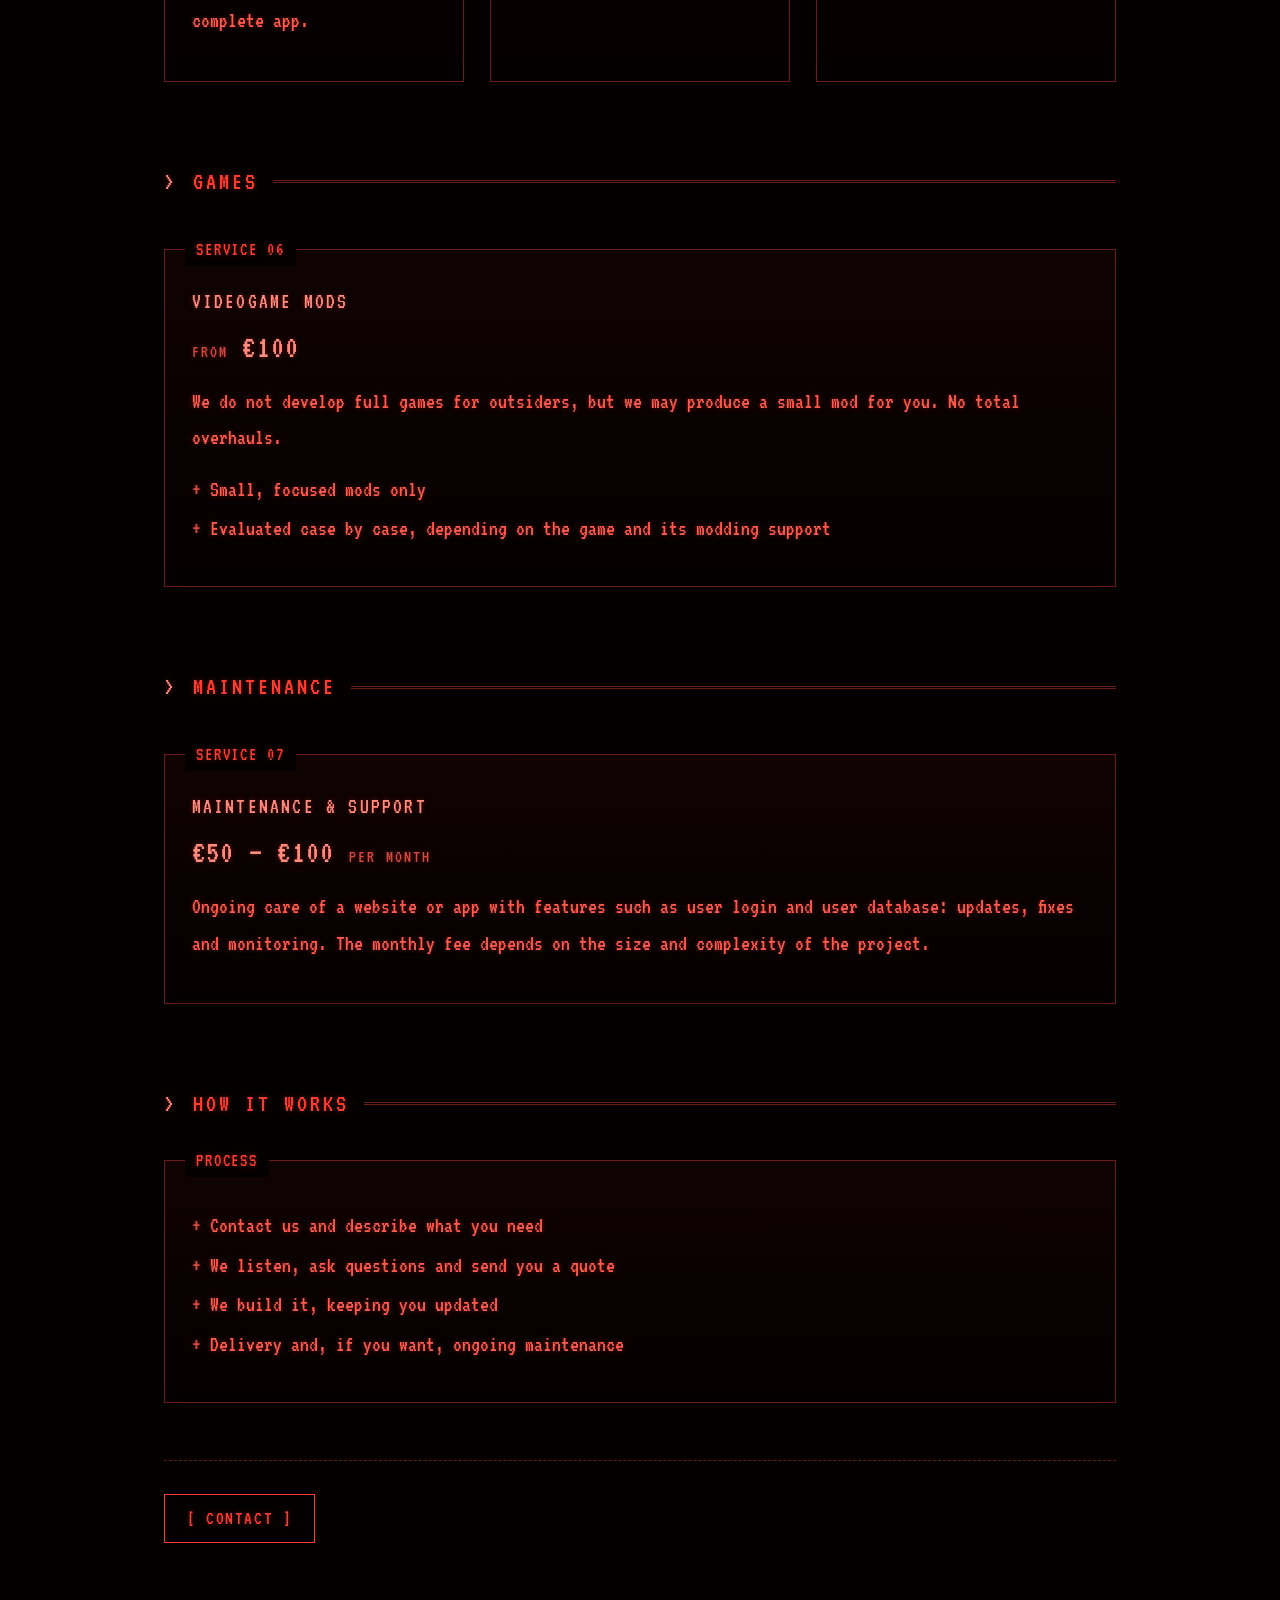
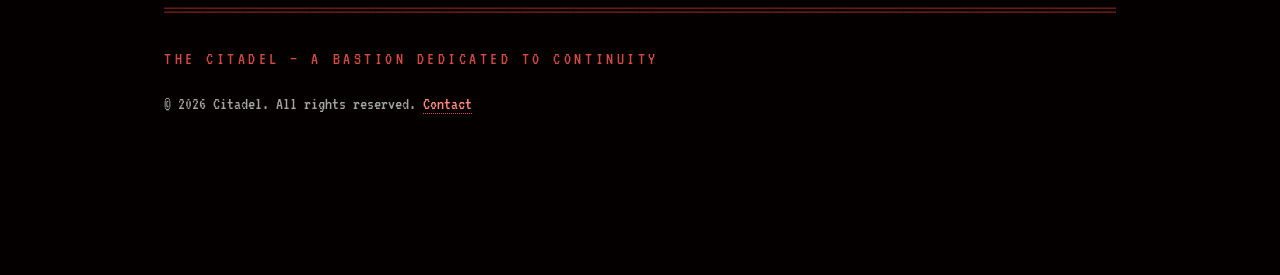
<file: commissions.html>
<!DOCTYPE html>
<html lang="en">
<head>
<meta charset="utf-8">
<meta name="viewport" content="width=device-width,initial-scale=1">
<title>Commissions — The Citadel</title>
<meta name="description" content="Commission The Citadel: static and standard websites, Android apps, Windows and Linux software, small game mods, and maintenance. Indicative prices in EUR.">
<meta name="robots" content="index, follow">
<link rel="canonical" href="https://the-citadel-mainframe.github.io/citadel-website/commissions.html">
<meta name="theme-color" content="#050000">
<meta http-equiv="Content-Security-Policy" content="default-src 'none'; script-src 'self'; style-src 'self'; img-src 'self' data:; connect-src 'none'; font-src 'self'; media-src 'self'; object-src 'none'; base-uri 'none'; form-action 'none'">
<meta name="referrer" content="no-referrer">
<meta property="og:title" content="Commissions — The Citadel">
<meta property="og:description" content="Commission The Citadel: websites, Android apps, Windows and Linux software, small game mods, and maintenance. Indicative prices in EUR.">
<meta property="og:type" content="website">
<meta property="og:url" content="https://the-citadel-mainframe.github.io/citadel-website/commissions.html">
<meta property="og:site_name" content="The Citadel">
<meta property="og:locale" content="en_US">
<meta property="og:image" content="https://the-citadel-mainframe.github.io/citadel-website/assets/og-image.png">
<meta property="og:image:width" content="1200">
<meta property="og:image:height" content="630">
<meta property="og:image:alt" content="The Citadel emblem: a red and black shield with a padlock and a code symbol">
<meta name="twitter:card" content="summary_large_image">
<meta name="twitter:title" content="Commissions — The Citadel">
<meta name="twitter:description" content="Commission The Citadel: websites, Android apps, Windows and Linux software, small game mods, and maintenance. Indicative prices in EUR.">
<meta name="twitter:image" content="https://the-citadel-mainframe.github.io/citadel-website/assets/og-image.png">
<link rel="icon" type="image/png" href="assets/favicon.png">
<link rel="apple-touch-icon" href="assets/apple-touch-icon.png">
<link rel="stylesheet" href="css/terminal.css">
</head>
<body data-page="commissions">
<a class="skip" href="#main">Skip to content</a>
<div class="screen">
<div class="statusbar"><span><span class="led"></span><b>CITADEL-OS v1.0</b> // CONTINUITY PROTOCOL</span><span>SYS.TIME <span id="clock">--:--</span> // LINK: SECURE</span></div>

<main id="main">

<h1 class="page">Commissions</h1>
<p>Need something built? The Citadel technicians take on commissions from outside clients. Below are the services we offer, with indicative starting prices in EUR. Every project is quoted individually after we hear your requirements.</p>

<div class="notice"><b>Prices are indicative.</b> The final quote depends on scope, complexity and deadlines. VAT, where applicable, is not included.</div>

<h2>Websites</h2>
<div class="grid">
  <article class="panel"><span class="label">Service 01</span>
    <h3>Static website</h3>
    <span class="price"><small>from</small> &euro;250</span>
    <p>A fast, secure website published on GitHub Pages. You open your own GitHub repository (or organization) and give us the right access so we can set everything up.</p>
    <ul class="tick"><li>Hosted on GitHub Pages</li><li>The repository and content stay yours</li><li>No back end, no database</li></ul>
  </article>
  <article class="panel"><span class="label">Service 02</span>
    <h3>Standard website</h3>
    <span class="price"><small>from</small> &euro;1,200</span>
    <p>A complete website with front end and back end. The technology stack is chosen after we have listened to your needs.</p>
    <ul class="tick"><li>Front end + back end</li><li>Stack decided together with you</li><li>Suited to dynamic content and custom features</li></ul>
  </article>
</div>

<h2>Apps &amp; software</h2>
<div class="grid">
  <article class="panel"><span class="label">Service 03</span>
    <h3>Android app</h3>
    <dl class="kv"><dt>Basic app</dt><dd><span class="price"><small>from</small> &euro;600</span></dd><dt>Full app</dt><dd><span class="price"><small>from</small> &euro;2,500</span></dd></dl>
    <p><b>Basic:</b> no database and no user login, the more affordable option. <b>Full:</b> online database, user login and the other features of a complete app.</p>
  </article>
  <article class="panel"><span class="label">Service 04</span>
    <h3>Windows software</h3>
    <span class="price"><small>from</small> &euro;500</span>
    <p>Desktop software for Windows 10 and later, built around the task you need to solve.</p>
    <ul class="tick"><li>Windows 10+</li><li>Tools, utilities and business software</li></ul>
  </article>
  <article class="panel"><span class="label">Service 05</span>
    <h3>Linux software</h3>
    <span class="price"><small>from</small> &euro;500</span>
    <p>Software for Linux, mainly Debian for now.</p>
    <ul class="tick"><li>Debian first</li><li>Tools, utilities and services</li></ul>
  </article>
</div>

<h2>Games</h2>
<div class="grid">
  <article class="panel"><span class="label">Service 06</span>
    <h3>Videogame mods</h3>
    <span class="price"><small>from</small> &euro;100</span>
    <p>We do not develop full games for outsiders, but we may produce a small mod for you. No total overhauls.</p>
    <ul class="tick"><li>Small, focused mods only</li><li>Evaluated case by case, depending on the game and its modding support</li></ul>
  </article>
</div>

<h2>Maintenance</h2>
<div class="grid">
  <article class="panel"><span class="label">Service 07</span>
    <h3>Maintenance &amp; support</h3>
    <span class="price">&euro;50 &ndash; &euro;100 <small>per month</small></span>
    <p>Ongoing care of a website or app with features such as user login and user database: updates, fixes and monitoring. The monthly fee depends on the size and complexity of the project.</p>
  </article>
</div>

<h2>How it works</h2>
<div class="panel"><span class="label">Process</span>
  <ul class="tick"><li>Contact us and describe what you need</li><li>We listen, ask questions and send you a quote</li><li>We build it, keeping you updated</li><li>Delivery and, if you want, ongoing maintenance</li></ul>
</div>

<div class="backbar"><a class="btn" href="contact.html">Contact</a></div>
</main>
<div class="rule" aria-hidden="true">════════════════════════════════════════════════════════════════════════════════════════════════════════════════════════════════════════════════════════════════════════════════════════════════════════</div>
<footer>
<p class="motto">The Citadel — a bastion dedicated to Continuity</p>
<p>&copy; <span class="year">2026</span> Citadel. All rights reserved. <a href="contact.html">Contact</a></p>
</footer>
</div>
<script src="js/i18n.js"></script>
<script src="js/config.js"></script>
<script src="js/terminal.js"></script>
<script src="js/player.js"></script>
<script src="js/offline.js"></script>
</body>
</html>
</file>
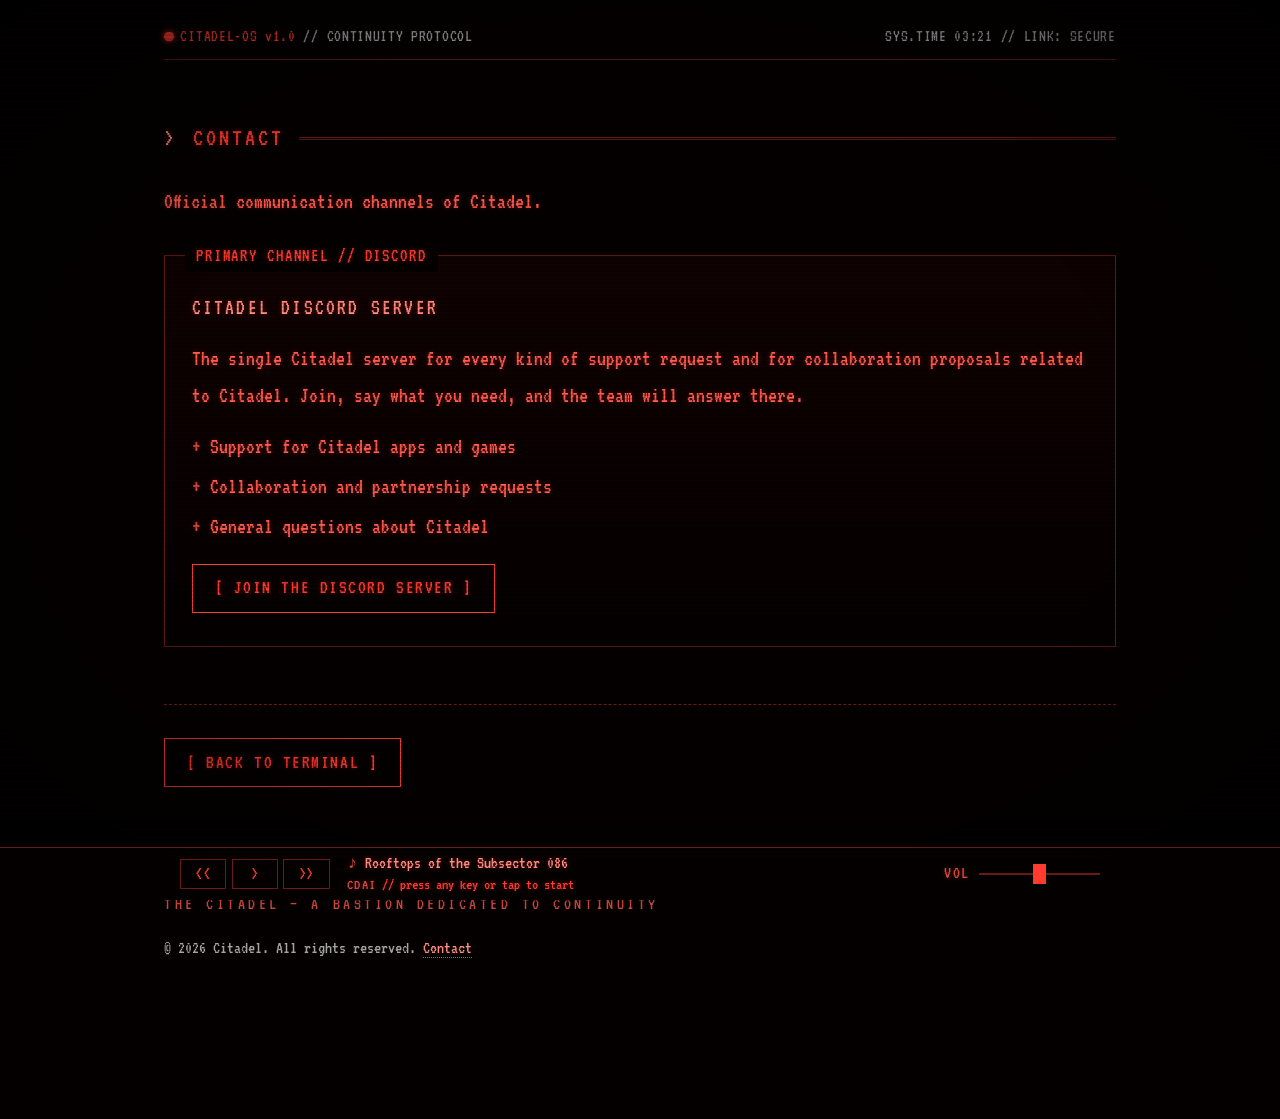
<file: contact.html>
<!DOCTYPE html>
<html lang="en">
<head>
<meta charset="utf-8">
<meta name="viewport" content="width=device-width,initial-scale=1">
<title>Contact The Citadel — Support &amp; Collaborations</title>
<meta name="description" content="Contact The Citadel: join our Discord server for support, app help, and collaboration or publishing requests.">
<meta name="robots" content="index, follow">
<link rel="canonical" href="https://the-citadel-mainframe.github.io/citadel-website/contact.html">
<meta name="theme-color" content="#050000">
<meta http-equiv="Content-Security-Policy" content="default-src 'none'; script-src 'self'; style-src 'self'; img-src 'self' data:; connect-src 'none'; font-src 'self'; media-src 'self'; object-src 'none'; base-uri 'none'; form-action 'none'">
<meta name="referrer" content="no-referrer">
<meta property="og:title" content="Contact The Citadel — Support &amp; Collaborations">
<meta property="og:description" content="Contact The Citadel: join our Discord server for support, app help, and collaboration or publishing requests.">
<meta property="og:type" content="website">
<meta property="og:url" content="https://the-citadel-mainframe.github.io/citadel-website/contact.html">
<meta property="og:site_name" content="The Citadel">
<meta property="og:locale" content="en_US">
<meta property="og:image" content="https://the-citadel-mainframe.github.io/citadel-website/assets/og-image.png">
<meta property="og:image:width" content="1200">
<meta property="og:image:height" content="630">
<meta property="og:image:alt" content="The Citadel emblem: a red and black shield with a padlock and a code symbol">
<meta name="twitter:card" content="summary_large_image">
<meta name="twitter:title" content="Contact The Citadel — Support &amp; Collaborations">
<meta name="twitter:description" content="Contact The Citadel: join our Discord server for support, app help, and collaboration or publishing requests.">
<meta name="twitter:image" content="https://the-citadel-mainframe.github.io/citadel-website/assets/og-image.png">
<link rel="icon" type="image/png" href="assets/favicon.png">
<link rel="apple-touch-icon" href="assets/apple-touch-icon.png">
<link rel="stylesheet" href="css/terminal.css">
</head>
<body data-page="contact">
<a class="skip" href="#main">Skip to content</a>
<div class="screen">
<div class="statusbar"><span><span class="led"></span><b>CITADEL-OS v1.0</b> // CONTINUITY PROTOCOL</span><span>SYS.TIME <span id="clock">--:--</span> // LINK: SECURE</span></div>

<main id="main">

<h1 class="page">Contact</h1>
<p>Official communication channels of Citadel.</p>
<article class="panel" id="discord"><span class="label">Primary channel // Discord</span>
  <h3>Citadel Discord server</h3>
  <p>The single Citadel server for every kind of support request and for collaboration proposals related to Citadel. Join, say what you need, and the team will answer there.</p>
  <ul class="tick"><li>Support for Citadel apps and games</li><li>Collaboration and partnership requests</li><li>General questions about Citadel</li></ul>
  <a class="btn" data-link="links.discord" data-pending="Discord — coming soon" href="#">Join the Discord server</a>
</article>
<div id="other-lines">
<h2>Other lines</h2>
<div class="grid">
  <article class="panel"><span class="label">Channel 01</span><h3>General</h3><p>Official contact address.</p><p><a data-mail="general" href="#"></a></p></article>
  <article class="panel"><span class="label">Channel 02</span><h3>App support</h3><p>Help with Citadel applications. Please include the app name and your device model.</p><p><a data-mail="support" href="#"></a></p></article>
  <article class="panel"><span class="label">Channel 03</span><h3>Collaborations</h3><p>Partnerships, publishing and development collaborations.</p><p><a data-mail="collab" href="#"></a></p></article>
</div>
</div>
<div class="panel"><span class="label">Social</span><div id="social"></div></div>

<div class="backbar"><a class="btn" href="index.html">Back to Terminal</a></div>
</main>
<div class="rule" aria-hidden="true">════════════════════════════════════════════════════════════════════════════════════════════════════════════════════════════════════════════════════════════════════════════════════════════════════════</div>
<footer>
<p class="motto">The Citadel — a bastion dedicated to Continuity</p>
<p>&copy; <span class="year">2026</span> Citadel. All rights reserved. <a href="contact.html">Contact</a></p>
</footer>
</div>
<script src="js/i18n.js"></script>
<script src="js/config.js"></script>
<script src="js/terminal.js"></script>
<script src="js/player.js"></script>
<script src="js/offline.js"></script>
</body>
</html>
</file>
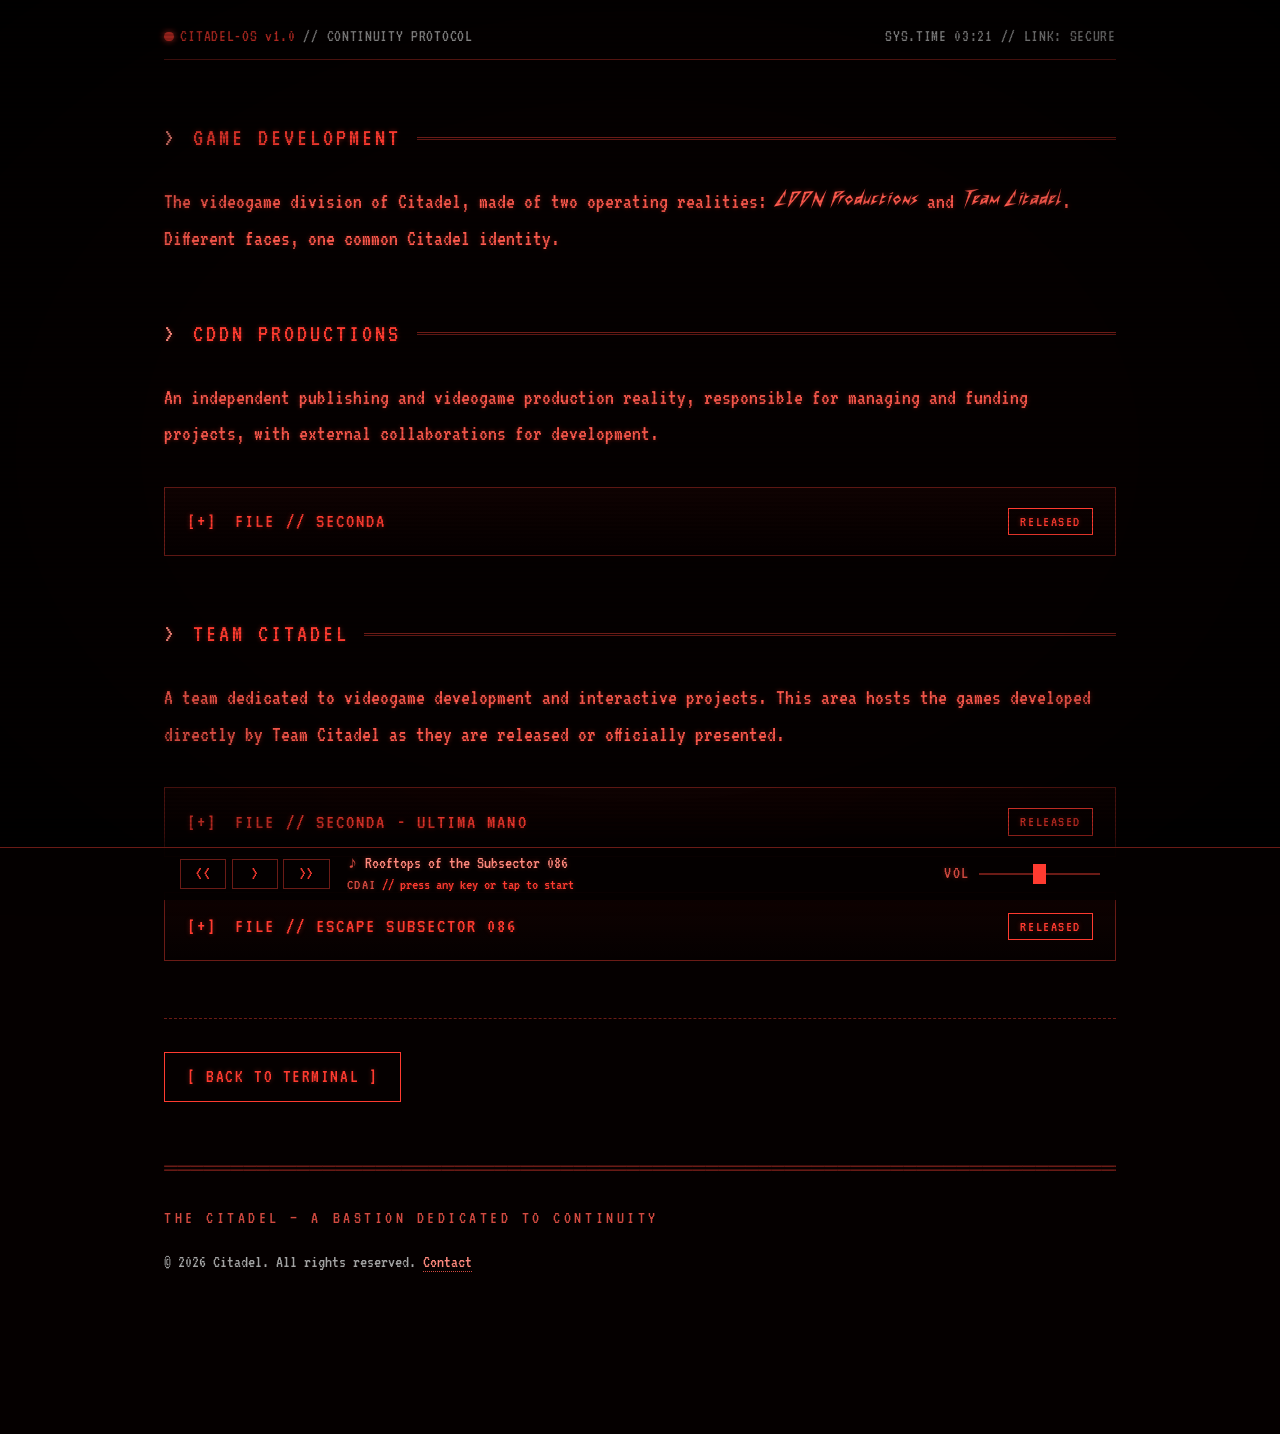
<file: games.html>
<!DOCTYPE html>
<html lang="en">
<head>
<meta charset="utf-8">
<meta name="viewport" content="width=device-width,initial-scale=1">
<title>Indie Game Development &amp; Publishing — The Citadel</title>
<meta name="description" content="The Citadel's game division: CDDN Productions and Team Citadel. Seconda: A Post-Apocalyptic Tale on Steam, the Ultima Mano DLC and Escape Subsector 086.">
<meta name="robots" content="index, follow">
<link rel="canonical" href="https://the-citadel-mainframe.github.io/citadel-website/games.html">
<meta name="theme-color" content="#050000">
<meta http-equiv="Content-Security-Policy" content="default-src 'none'; script-src 'self'; style-src 'self'; img-src 'self' data:; connect-src 'none'; font-src 'self'; media-src 'self'; object-src 'none'; base-uri 'none'; form-action 'none'">
<meta name="referrer" content="no-referrer">
<meta property="og:title" content="Indie Game Development &amp; Publishing — The Citadel">
<meta property="og:description" content="The Citadel's game division: CDDN Productions and Team Citadel. Seconda: A Post-Apocalyptic Tale on Steam, the Ultima Mano DLC and Escape Subsector 086.">
<meta property="og:type" content="website">
<meta property="og:url" content="https://the-citadel-mainframe.github.io/citadel-website/games.html">
<meta property="og:site_name" content="The Citadel">
<meta property="og:locale" content="en_US">
<meta property="og:image" content="https://the-citadel-mainframe.github.io/citadel-website/assets/og-image.png">
<meta property="og:image:width" content="1200">
<meta property="og:image:height" content="630">
<meta property="og:image:alt" content="The Citadel emblem: a red and black shield with a padlock and a code symbol">
<meta name="twitter:card" content="summary_large_image">
<meta name="twitter:title" content="Indie Game Development &amp; Publishing — The Citadel">
<meta name="twitter:description" content="The Citadel's game division: CDDN Productions and Team Citadel. Seconda: A Post-Apocalyptic Tale on Steam, the Ultima Mano DLC and Escape Subsector 086.">
<meta name="twitter:image" content="https://the-citadel-mainframe.github.io/citadel-website/assets/og-image.png">
<link rel="icon" type="image/png" href="assets/favicon.png">
<link rel="apple-touch-icon" href="assets/apple-touch-icon.png">
<link rel="stylesheet" href="css/terminal.css">
</head>
<body data-page="games">
<a class="skip" href="#main">Skip to content</a>
<div class="screen">
<div class="statusbar"><span><span class="led"></span><b>CITADEL-OS v1.0</b> // CONTINUITY PROTOCOL</span><span>SYS.TIME <span id="clock">--:--</span> // LINK: SECURE</span></div>

<main id="main">

<h1 class="page">Game Development</h1>
<p>The videogame division of Citadel, made of two operating realities: <b>CDDN Productions</b> and <b>Team Citadel</b>. Different faces, one common Citadel identity.</p>

<h2>CDDN Productions</h2>
<p>An independent publishing and videogame production reality, responsible for managing and funding projects, with external collaborations for development.</p>
<details class="panel folder" id="seconda"><summary><span class="fname">File // Seconda</span><span class="status">Released</span></summary>
<div class="folder-body">
  <h3>Seconda: A Post-Apocalyptic Tale</h3>
  <p><span class="status">Released</span> <span class="small dim">10 Nov 2025</span></p>
  <p>A post-apocalyptic videogame set in Italy, published by CDDN Productions and available on Steam.</p>
  <dl class="kv"><dt>Platform</dt><dd>PC (Steam)</dd><dt>Release</dt><dd>10 November 2025</dd><dt>Publisher</dt><dd>CDDN Productions</dd><dt>Developer</dt><dd>Team Citadel (since Sep 2026), with Videogame Collective</dd><dt>Setting</dt><dd>Italy, post-apocalypse</dd></dl>
  <div class="shots real land">
    <a class="shot" href="assets/seconda/seconda-1.jpg" target="_blank" rel="noopener noreferrer"><img src="assets/seconda/seconda-1.jpg" width="800" height="450" loading="lazy" alt="Seconda screenshot: combat in Apartment 103 with a red crosshair and the revolver ammo counter"></a>
    <a class="shot" href="assets/seconda/seconda-2.jpg" target="_blank" rel="noopener noreferrer"><img src="assets/seconda/seconda-2.jpg" width="800" height="450" loading="lazy" alt="Seconda screenshot: dialogue scene with the character Vill inside a ruined room"></a>
    <a class="shot" href="assets/seconda/seconda-3.jpg" target="_blank" rel="noopener noreferrer"><img src="assets/seconda/seconda-3.jpg" width="800" height="450" loading="lazy" alt="Seconda screenshot: the survivor standing in front of an abandoned building"></a>
  </div>
  <h3>Development log</h3>
  <ol class="log">
    <li><span class="when">10 Nov 2025</span> Seconda is released on Steam.</li>
    <li><span class="when">Until Aug 2026</span> The project is managed by an external team, <b>Videogame Collective</b>.</li>
    <li><span class="when">From Sep 2026</span> Seconda passes into the hands of <b>Team Citadel</b>.</li>
  </ol>
  <a class="btn" data-link="links.secondaSteam" data-pending="Steam — coming soon" href="#">View on Steam</a>
</div>
</details>

<h2>Team Citadel</h2>
<p>A team dedicated to videogame development and interactive projects. This area hosts the games developed directly by Team Citadel as they are released or officially presented.</p>
<details class="panel folder" id="ultima-mano"><summary><span class="fname">File // Seconda - Ultima Mano</span><span class="status">Released</span></summary>
<div class="folder-body">
  <h3>Seconda - Ultima Mano</h3>
  <p><span class="status">Released</span> <span class="small dim">25 Nov 2026</span></p>
  <p><b>Seconda - Ultima Mano</b> is a DLC for Seconda. It adds a new NPC and a new card game inside Seconda, strongly inspired by the Italian game <b>Scopa</b>.</p>
  <p><b>Free for all owners of Seconda.</b> The DLC is available on Steam at no cost for everyone who owns the base game.</p>
  <ul class="tick">
    <li>A new NPC and a card game playable inside the base game</li>
    <li>Strongly inspired by Italian Scopa</li>
    <li>Play with friends: invite them and play in co-op</li>
    <li>Bet food on the game</li>
  </ul>
  <dl class="kv"><dt>Type</dt><dd>DLC for Seconda</dd><dt>Genre</dt><dd>Card game, inside the base game</dd><dt>Developer</dt><dd>Team Citadel</dd><dt>Platform</dt><dd>PC (Steam)</dd><dt>Release</dt><dd>25 November 2026</dd><dt>Price</dt><dd>Free for owners of Seconda</dd><dt>Status</dt><dd>Released</dd></dl>
  <div class="shots real land">
    <a class="shot" href="assets/ultimamano/ultimamano-1.jpg" target="_blank" rel="noopener noreferrer"><img src="assets/ultimamano/ultimamano-1.jpg" width="800" height="450" loading="lazy" alt="Ultima Mano screenshot: a match in progress on the round wooden table, with the player's hand at the bottom"></a>
    <a class="shot" href="assets/ultimamano/ultimamano-2.jpg" target="_blank" rel="noopener noreferrer"><img src="assets/ultimamano/ultimamano-2.jpg" width="800" height="450" loading="lazy" alt="Ultima Mano screenshot: the SCOPA! announcement after a sweep"></a>
    <a class="shot" href="assets/ultimamano/ultimamano-3.jpg" target="_blank" rel="noopener noreferrer"><img src="assets/ultimamano/ultimamano-3.jpg" width="800" height="450" loading="lazy" alt="Ultima Mano screenshot: the victory screen with the final score table"></a>
  </div>
  <h3>Development log</h3>
  <ol class="log">
    <li><span class="when">25 Nov 2026</span> Seconda - Ultima Mano is released on Steam, free for all owners of Seconda.</li>
  </ol>
  <a class="btn" data-link="links.ultimaManoDownload" data-pending="Download — unavailable" href="#">Download on Steam</a>
  <a class="btn" data-link="links.ultimaManoSteam" data-pending="Steam — coming soon" href="#">View on Steam</a>
</div>
</details>

<details class="panel folder" id="escape-subsector-086"><summary><span class="fname">File // Escape Subsector 086</span><span class="status">Released</span></summary>
<div class="folder-body">
  <h3>Escape Subsector 086</h3>
  <p><span class="status">Released</span></p>
  <p><b>Escape Subsector 086</b> is an ASCII endless runner set in a Citadel subsector in containment failure. Run through the ruins, jump and slide past the obstacles, and parry the hostile robots and beasts before they strike. The longer you survive, the faster the run gets.</p>
  <ul class="tick">
    <li>Jump, slide and parry: three moves, no second chances</li>
    <li>Speed and enemies escalate with your score</li>
    <li>Your personal best is saved on your device</li>
    <li>Keyboard and touch controls</li>
    <li>Soundtrack: &ldquo;kill TIME&rdquo; by Subsector086Compiler</li>
  </ul>
  <dl class="kv"><dt>Type</dt><dd>Mini-game, ASCII endless runner</dd><dt>Developer</dt><dd>Team Citadel</dd><dt>Platform</dt><dd>Web browser (desktop and mobile)</dd><dt>Music</dt><dd>&ldquo;kill TIME&rdquo; &mdash; Subsector086Compiler</dd><dt>Status</dt><dd>Released</dd></dl>
  <div class="shots real land">
    <a class="shot" href="assets/escape/escape-1.jpg" target="_blank" rel="noopener noreferrer"><img src="assets/escape/escape-1.jpg" width="860" height="671" loading="lazy" alt="Escape Subsector 086 screenshot: the runner crossing the corridor at the start of a run"></a>
    <a class="shot" href="assets/escape/escape-2.jpg" target="_blank" rel="noopener noreferrer"><img src="assets/escape/escape-2.jpg" width="860" height="671" loading="lazy" alt="Escape Subsector 086 screenshot: a hostile robot closing in while the critical damage warning flashes"></a>
    <a class="shot" href="assets/escape/escape-3.jpg" target="_blank" rel="noopener noreferrer"><img src="assets/escape/escape-3.jpg" width="860" height="671" loading="lazy" alt="Escape Subsector 086 screenshot: the run terminated screen with final score and personal best"></a>
  </div>
  <a class="btn" href="#" data-play-escape>&#9654; Play now</a>
</div>
</details>

<div class="backbar"><a class="btn" href="index.html">Back to Terminal</a></div>
</main>
<div class="rule" aria-hidden="true">════════════════════════════════════════════════════════════════════════════════════════════════════════════════════════════════════════════════════════════════════════════════════════════════════════</div>
<footer>
<p class="motto">The Citadel — a bastion dedicated to Continuity</p>
<p>&copy; <span class="year">2026</span> Citadel. All rights reserved. <a href="contact.html">Contact</a></p>
</footer>
</div>
<script src="js/i18n.js"></script>
<script src="js/config.js"></script>
<script src="js/terminal.js"></script>
<script src="js/player.js"></script>
<script src="js/offline.js"></script>
</body>
</html>
</file>
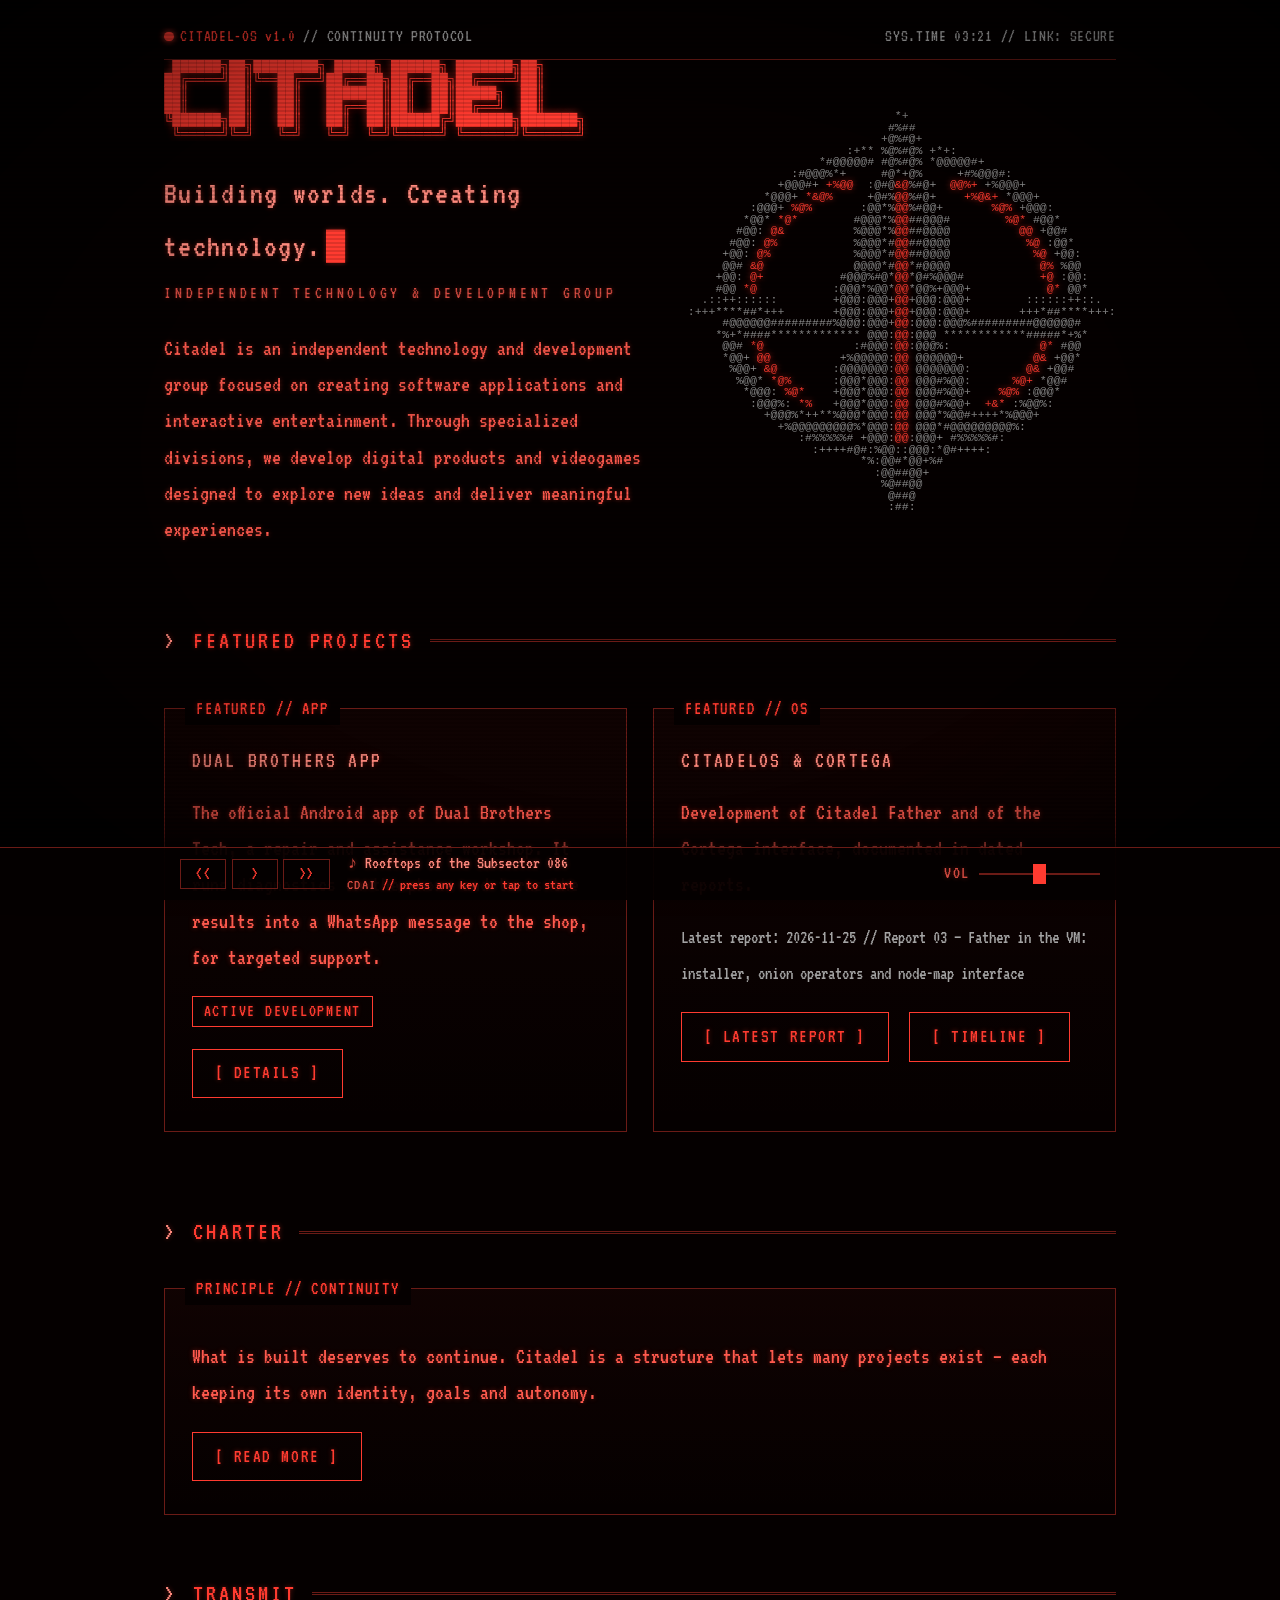
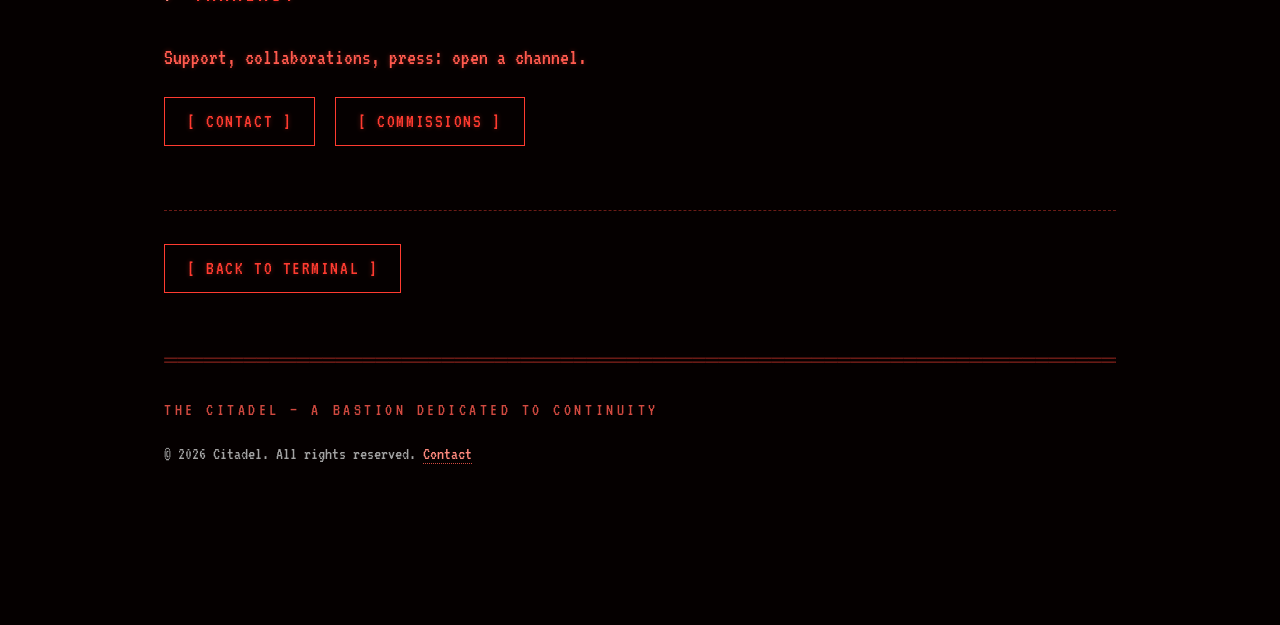
<file: home.html>
<!DOCTYPE html>
<html lang="en">
<head>
<meta charset="utf-8">
<meta name="viewport" content="width=device-width,initial-scale=1">
<title>About The Citadel — Software &amp; Indie Game Development Group</title>
<meta name="description" content="Meet The Citadel: an independent federation developing software and Android apps, with CDDN Productions and Team Citadel creating and publishing indie games.">
<meta name="robots" content="index, follow">
<link rel="canonical" href="https://the-citadel-mainframe.github.io/citadel-website/home.html">
<meta name="theme-color" content="#050000">
<meta http-equiv="Content-Security-Policy" content="default-src 'none'; script-src 'self'; style-src 'self'; img-src 'self' data:; connect-src 'none'; font-src 'self'; media-src 'self'; object-src 'none'; base-uri 'none'; form-action 'none'">
<meta name="referrer" content="no-referrer">
<meta property="og:title" content="About The Citadel — Software &amp; Indie Game Development Group">
<meta property="og:description" content="Meet The Citadel: an independent federation developing software and Android apps, with CDDN Productions and Team Citadel creating and publishing indie games.">
<meta property="og:type" content="website">
<meta property="og:url" content="https://the-citadel-mainframe.github.io/citadel-website/home.html">
<meta property="og:site_name" content="The Citadel">
<meta property="og:locale" content="en_US">
<meta property="og:image" content="https://the-citadel-mainframe.github.io/citadel-website/assets/og-image.png">
<meta property="og:image:width" content="1200">
<meta property="og:image:height" content="630">
<meta property="og:image:alt" content="The Citadel emblem: a red and black shield with a padlock and a code symbol">
<meta name="twitter:card" content="summary_large_image">
<meta name="twitter:title" content="About The Citadel — Software &amp; Indie Game Development Group">
<meta name="twitter:description" content="Meet The Citadel: an independent federation developing software and Android apps, with CDDN Productions and Team Citadel creating and publishing indie games.">
<meta name="twitter:image" content="https://the-citadel-mainframe.github.io/citadel-website/assets/og-image.png">
<link rel="icon" type="image/png" href="assets/favicon.png">
<link rel="apple-touch-icon" href="assets/apple-touch-icon.png">
<link rel="stylesheet" href="css/terminal.css">
</head>
<body data-page="home">
<a class="skip" href="#main">Skip to content</a>
<div class="screen">
<div class="statusbar"><span><span class="led"></span><b>CITADEL-OS v1.0</b> // CONTINUITY PROTOCOL</span><span>SYS.TIME <span id="clock">--:--</span> // LINK: SECURE</span></div>

<main id="main">

<section class="hero" aria-labelledby="t">
  <div>
    <h1 id="t" class="sr">The Citadel — Building worlds. Creating technology.</h1>
    <pre class="ascii" id="title-art" aria-hidden="true"> ██████╗██╗████████╗ █████╗ ██████╗ ███████╗██╗     
██╔════╝██║╚══██╔══╝██╔══██╗██╔══██╗██╔════╝██║     
██║     ██║   ██║   ███████║██║  ██║█████╗  ██║     
██║     ██║   ██║   ██╔══██║██║  ██║██╔══╝  ██║     
╚██████╗██║   ██║   ██║  ██║██████╔╝███████╗███████╗
 ╚═════╝╚═╝   ╚═╝   ╚═╝  ╚═╝╚═════╝ ╚══════╝╚══════╝</pre>
    <p class="tag cursor">Building worlds. Creating technology.</p>
    <p class="motto">Independent Technology &amp; Development Group</p>
    <p>Citadel is an independent technology and development group focused on creating software applications and interactive entertainment. Through specialized divisions, we develop digital products and videogames designed to explore new ideas and deliver meaningful experiences.</p>
  </div>
  <div class="emb"><pre class="ascii" id="emblem" role="img" aria-label="Citadel emblem">                              <span class="g">*+</span>                              
                             <span class="g">#%##</span>                             
                            <span class="g">+@%#@+</span>                            
                       <span class="g">:+**</span> <span class="g">%@%#@%</span> <span class="g">+*+:</span>                       
                   <span class="g">*#@@@@@#</span> <span class="g">#@%#@%</span> <span class="g">*@@@@@#+</span>                   
               <span class="g">:#@@@%*+</span>     <span class="g">#@*+@%</span>     <span class="g">+#%@@@#:</span>               
             <span class="g">+@@@#+</span> <span class="r">+%@@</span>  <span class="g">:@#@</span><span class="r">&amp;@</span><span class="g">%#@+</span>  <span class="r">@@%+</span> <span class="g">+%@@@+</span>             
           <span class="g">*@@@+</span> <span class="r">*&amp;@%</span>     <span class="g">+@#%</span><span class="r">@@</span><span class="g">%#@+</span>    <span class="r">+%@&amp;+</span> <span class="g">*@@@+</span>           
         <span class="g">:@@@+</span> <span class="r">%@%</span>       <span class="g">:@@*%</span><span class="r">@@</span><span class="g">%#@@+</span>       <span class="r">%@%</span> <span class="g">+@@@:</span>         
        <span class="g">*@@*</span> <span class="r">*@*</span>        <span class="g">#@@@*%</span><span class="r">@@</span><span class="g">##@@@#</span>        <span class="r">%@*</span> <span class="g">#@@*</span>        
       <span class="g">#@@:</span> <span class="r">@&amp;</span>          <span class="g">%@@@*%</span><span class="r">@@</span><span class="g">##@@@@</span>          <span class="r">@@</span> <span class="g">+@@#</span>       
      <span class="g">#@@:</span> <span class="r">@%</span>           <span class="g">%@@@*#</span><span class="r">@@</span><span class="g">##@@@@</span>           <span class="r">%@</span> <span class="g">:@@*</span>      
     <span class="g">+@@:</span> <span class="r">@%</span>            <span class="g">%@@@*#</span><span class="r">@@</span><span class="g">##@@@@</span>            <span class="r">%@</span> <span class="g">+@@:</span>     
     <span class="g">@@#</span> <span class="r">&amp;@</span>             <span class="g">@@@@*#</span><span class="r">@@</span><span class="g">*#@@@@</span>             <span class="r">@%</span> <span class="g">%@@</span>     
    <span class="g">+@@:</span> <span class="r">@+</span>           <span class="g">#@@@%#@*</span><span class="r">@@</span><span class="g">*@#%@@@#</span>           <span class="r">+@</span> <span class="g">:@@:</span>    
    <span class="g">#@@</span> <span class="r">*@</span>           <span class="g">:@@@*%@@*</span><span class="r">@@</span><span class="g">*@@%+@@@+</span>           <span class="r">@*</span> <span class="g">@@*</span>    
  <span class="g">.::++::::::</span>        <span class="g">+@@@:@@@+</span><span class="r">@@</span><span class="g">+@@@:@@@+</span>        <span class="g">::::::++::.</span>  
<span class="g">:+++****##*+++</span>       <span class="g">+@@@:@@@+</span><span class="r">@@</span><span class="g">+@@@:@@@+</span>       <span class="g">+++*##****+++:</span>
     <span class="g">#@@@@@@#########%@@@:@@@+</span><span class="r">@@</span><span class="g">:@@@:@@@%#########@@@@@@#</span>     
    <span class="g">*%+*####*************</span> <span class="g">@@@:</span><span class="r">@@</span><span class="g">:@@@</span> <span class="g">************#####*+%*</span>    
     <span class="g">@@#</span> <span class="r">*@</span>             <span class="g">:#@@@:</span><span class="r">@@</span><span class="g">:@@@%:</span>             <span class="r">@*</span> <span class="g">#@@</span>     
     <span class="g">*@@+</span> <span class="r">@@</span>          <span class="g">+%@@@@@:</span><span class="r">@@</span> <span class="g">@@@@@@+</span>          <span class="r">@&amp;</span> <span class="g">+@@*</span>     
      <span class="g">%@@+</span> <span class="r">&amp;@</span>        <span class="g">:@@@@@@@:</span><span class="r">@@</span> <span class="g">@@@@@@@:</span>        <span class="r">@&amp;</span> <span class="g">+@@#</span>      
       <span class="g">%@@*</span> <span class="r">*@%</span>      <span class="g">:@@@*@@@:</span><span class="r">@@</span> <span class="g">@@@#%@@:</span>      <span class="r">%@+</span> <span class="g">*@@#</span>       
        <span class="g">*@@@:</span> <span class="r">%@*</span>    <span class="g">+@@@*@@@:</span><span class="r">@@</span> <span class="g">@@@#%@@+</span>    <span class="r">%@%</span> <span class="g">:@@@*</span>        
         <span class="g">:@@@%:</span> <span class="r">*%</span>   <span class="g">+@@@*@@@:</span><span class="r">@@</span> <span class="g">@@@#%@@+</span>  <span class="r">+&amp;*</span> <span class="g">:%@@%:</span>         
           <span class="g">+@@@%*++**%@@@*@@@:</span><span class="r">@@</span> <span class="g">@@@*%@@#++++*%@@@+</span>           
             <span class="g">+%@@@@@@@@@%*@@@:</span><span class="r">@@</span> <span class="g">@@@*#@@@@@@@@@%:</span>             
                <span class="g">:#%%%%%#</span> <span class="g">+@@@:</span><span class="r">@@</span><span class="g">:@@@+</span> <span class="g">#%%%%%#:</span>                
                  <span class="g">:++++#@#:%@@::@@@:*@#++++:</span>                  
                         <span class="g">*%:@@#*@@+%#</span>                         
                           <span class="g">:@@##@@+</span>                           
                            <span class="g">%@##@@</span>                            
                             <span class="g">@##@</span>                             
                             <span class="g">:##:</span>                             </pre></div>
</section>

<h2>Featured projects</h2>
<div class="grid">
  <article class="panel"><span class="label">Featured // App</span>
    <h3>Dual Brothers App</h3>
    <p>The official Android app of Dual Brothers Tech, a repair and assistance workshop. It runs diagnostics on the phone and turns the results into a WhatsApp message to the shop, for targeted support.</p>
    <p><span class="status">Active development</span></p>
    <a class="btn" href="apps.html#dual-brothers">Details</a>
  </article>
  <article class="panel"><span class="label">Featured // OS</span>
    <h3>CitadelOS &amp; Cortega</h3>
    <p>Development of Citadel Father and of the Cortega interface, documented in dated reports.</p>
    <p><span class="small dim">Latest report: 2026-11-25 // Report 03 — Father in the VM: installer, onion operators and node-map interface</span></p>
    <a class="btn" href="citadelos.html#report-03">Latest report</a>
    <a class="btn" href="citadelos.html">Timeline</a>
  </article>
</div>

<h2>Charter</h2>
<div class="panel"><span class="label">Principle // Continuity</span>
  <p>What is built deserves to continue. Citadel is a structure that lets many projects exist — each keeping its own identity, goals and autonomy.</p>
  <a class="btn" href="about.html">Read more</a>
</div>

<h2>Transmit</h2>
<p>Support, collaborations, press: open a channel.</p>
<a class="btn" href="contact.html">Contact</a>
<a class="btn" href="commissions.html">Commissions</a>

<div class="backbar"><a class="btn" href="index.html">Back to Terminal</a></div>
</main>
<div class="rule" aria-hidden="true">════════════════════════════════════════════════════════════════════════════════════════════════════════════════════════════════════════════════════════════════════════════════════════════════════════</div>
<footer>
<p class="motto">The Citadel — a bastion dedicated to Continuity</p>
<p>&copy; <span class="year">2026</span> Citadel. All rights reserved. <a href="contact.html">Contact</a></p>
</footer>
</div>
<script src="js/i18n.js"></script>
<script src="js/config.js"></script>
<script src="js/terminal.js"></script>
<script src="js/player.js"></script>
<script src="js/offline.js"></script>
</body>
</html>
</file>
<file: css/terminal.css>
@font-face{font-family:"VT323";src:url("../fonts/vt323.woff2") format("woff2");font-weight:400;font-style:normal;font-display:swap}
@font-face{font-family:"Cyber Blast";src:url("../fonts/cyber-blast.woff2") format("woff2");font-weight:400;font-style:normal;font-display:swap}
/* CITADEL-OS terminal theme — red phosphor on black */
:root{
  --bg:#050000; --bg2:#0e0303;
  --red:#ff3b30; --fg:#ff5a4e; --hi:#ff8a7e; --dim:#d24a40; --line:#6b1b16;
  --grey:#a3a3a3;
  --ui:"VT323",ui-monospace,"Cascadia Mono",Consolas,"Liberation Mono","Courier New",monospace;
  --bold:"Cyber Blast","VT323",monospace;
  --ital:"VT323",monospace;
  --mono:ui-monospace,"Cascadia Mono","Cascadia Code",Consolas,"SF Mono","Liberation Mono","Courier New",monospace;
}
*{box-sizing:border-box}
html{background:var(--bg);color:var(--fg);font-family:var(--ui);font-size:22px;line-height:1.65;-webkit-text-size-adjust:100%}
body{margin:0;min-height:100vh;text-shadow:0 0 5px rgba(255,59,48,.4);overflow-x:hidden}
::selection{background:var(--red);color:#000;text-shadow:none}
/* CRT overlays */
body::before{content:"";position:fixed;inset:0;pointer-events:none;z-index:50;
  background:repeating-linear-gradient(to bottom,rgba(0,0,0,0) 0,rgba(0,0,0,0) 2px,rgba(0,0,0,.26) 3px,rgba(0,0,0,0) 4px)}
body::after{content:"";position:fixed;inset:0;pointer-events:none;z-index:49;
  background:radial-gradient(ellipse at center,rgba(0,0,0,0) 55%,rgba(0,0,0,.65) 100%)}
@media (prefers-reduced-motion:no-preference){
  body{animation:flicker 6s infinite steps(1)}
  @keyframes flicker{0%,94%,100%{opacity:1}95%{opacity:.96}96%{opacity:1}97%{opacity:.97}}
}
a{color:var(--hi);text-decoration:none;border-bottom:1px dotted var(--dim)}
a:hover,a:focus-visible{background:var(--red);color:#000;text-shadow:none;outline:none}
:focus-visible{outline:1px dashed var(--hi);outline-offset:3px}
.skip{position:absolute;left:-999px;top:0;background:var(--red);color:#000;padding:.4rem .8rem;z-index:100}
.skip:focus{left:0}

.screen{max-width:1000px;margin:0 auto;padding:1rem 1.1rem 3rem}

/* status bar + menu */
.statusbar{display:flex;flex-wrap:wrap;justify-content:space-between;gap:.2rem 1rem;font-size:.78rem;color:var(--grey);
  border-bottom:1px solid var(--line);padding-bottom:.4rem;text-shadow:none;letter-spacing:.04em}
.statusbar b{color:var(--red);font-weight:400}
.led{display:inline-block;width:.55em;height:.55em;background:var(--red);border-radius:50%;margin-right:.4em;box-shadow:0 0 6px var(--red)}
.menu{list-style:none;margin:.9rem 0 1.6rem;padding:0;display:flex;flex-wrap:wrap;gap:.3rem .5rem}
.menu a{display:block;padding:.15rem .7rem;border:1px solid var(--line);color:var(--fg)}
.menu a::before{content:"[" attr(data-key) "] ";color:var(--dim)}
.menu a:hover,.menu a[aria-current="page"]{background:var(--red);color:#000;border-color:var(--red);text-shadow:none}
.menu a:hover::before,.menu a[aria-current="page"]::before{color:#000}

/* typography */
h1,h2,h3{font-weight:400;margin:0}
h1.page,h2{display:flex;align-items:center;gap:.7rem;font-size:1.15rem;letter-spacing:.12em;text-transform:uppercase;color:var(--red);margin:2.6rem 0 1.1rem}
h1.page::before,h2::before{content:">";color:var(--hi)}
h1.page::after,h2::after{content:"";flex:1;border-bottom:3px double var(--line)}
h3{font-size:1rem;letter-spacing:.1em;text-transform:uppercase;color:var(--hi)}
p{margin:.7rem 0}
.dim{color:var(--grey);text-shadow:none}
.small{font-size:.85rem}
.cursor::after{content:"█";margin-left:.15em;color:var(--red)}
@media (prefers-reduced-motion:no-preference){.cursor::after{animation:blink 1.05s steps(1) infinite}@keyframes blink{50%{opacity:0}}}

/* ASCII art */
pre.ascii{margin:0;font-family:var(--mono);line-height:1;white-space:pre;overflow:hidden;user-select:none}
pre.ascii .r{color:var(--red);text-shadow:0 0 6px rgba(255,59,48,.7)}
pre.ascii .g{color:#8f8f8f;text-shadow:none}
#title-art{font-size:clamp(4.6px,1.95vw,13.5px);color:var(--red);text-shadow:0 0 8px rgba(255,59,48,.6)}
#emblem{font-size:clamp(6px,1.65vw,11.5px)}

/* hero */
.hero{display:grid;grid-template-columns:1.25fr 1fr;gap:1.4rem 2rem;align-items:center}
.hero .tag{font-size:clamp(1.05rem,2.6vw,1.45rem);color:var(--hi);margin:1.2rem 0 .3rem;letter-spacing:.04em}
.hero .motto{color:var(--dim);letter-spacing:.22em;font-size:.78rem;text-transform:uppercase;margin:.2rem 0 1rem}
.hero .emb{justify-self:center}
@media (max-width:760px){.hero{grid-template-columns:1fr}.hero .emb{order:-1}}

/* panels */
.panel{position:relative;border:1px solid var(--line);padding:1.5rem 1.2rem 1.2rem;margin:1.6rem 0;background:linear-gradient(180deg,rgba(255,59,48,.045),rgba(255,59,48,0))}
.panel>.label{position:absolute;top:-.8em;left:.9rem;background:var(--bg);padding:0 .5rem;color:var(--red);letter-spacing:.1em;font-size:.85rem;text-transform:uppercase}
.panel:hover{border-color:var(--dim)}
.panel.alt{border-style:dashed}
.grid{display:grid;grid-template-columns:repeat(auto-fit,minmax(280px,1fr));gap:1.2rem}
.grid .panel{margin:1rem 0}
.cardhead{display:flex;gap:1rem;align-items:flex-start}
.cardhead .ico{flex:none}
.ico pre{font-size:.62rem;color:var(--red);line-height:1.05;margin:0}
.status{display:inline-block;border:1px solid var(--red);padding:0 .5rem;font-size:.8rem;letter-spacing:.1em;text-transform:uppercase;color:var(--red)}
.status.tbc{border-style:dashed;color:var(--grey);border-color:var(--grey);text-shadow:none}
.kv{display:grid;grid-template-columns:max-content 1fr;gap:.25rem 1.2rem;margin:1rem 0;font-size:.92rem}
.kv dt{color:var(--dim)}
.kv dt::after{content:" :"}
.kv dd{margin:0}
ul.tick{list-style:none;padding:0;margin:.6rem 0}
ul.tick li::before{content:"+ ";color:var(--dim)}
ul.tick li{margin:.15rem 0}

/* screenshots */
.shots{display:grid;grid-template-columns:repeat(auto-fill,minmax(110px,150px));gap:.8rem;margin:1rem 0}
.shots:has(.wide){grid-template-columns:repeat(auto-fill,minmax(200px,260px))}
.shot{border:1px solid var(--line);aspect-ratio:9/16;max-height:260px;display:flex;align-items:center;justify-content:center;text-align:center;color:var(--grey);font-size:.72rem;text-shadow:none;background:repeating-linear-gradient(45deg,transparent 0 6px,rgba(255,59,48,.06) 6px 7px)}
.shot.wide{aspect-ratio:16/9}
.shot img{width:100%;height:100%;object-fit:cover;display:block}

/* buttons */
.btn{display:inline-block;border:1px solid var(--red);padding:.35rem 1rem;margin:.3rem .5rem .3rem 0;color:var(--red);letter-spacing:.08em;text-transform:uppercase;font-size:.88rem}
.btn::before{content:"[ "}.btn::after{content:" ]"}
.btn:hover,.btn:focus-visible{background:var(--red);color:#000}
.btn[aria-disabled="true"]{border-style:dashed;color:var(--grey);border-color:var(--grey);cursor:not-allowed;text-shadow:none}
.btn[aria-disabled="true"]:hover{background:none;color:var(--grey)}

/* rule + footer */
.rule{overflow:hidden;white-space:nowrap;color:var(--line);text-shadow:none;margin:2rem 0 .6rem;user-select:none}
footer{font-size:.8rem;color:var(--grey);text-shadow:none}
footer .motto{color:var(--dim);letter-spacing:.2em;text-transform:uppercase}

/* boot overlay */
#boot{position:fixed;inset:0;background:var(--bg);z-index:80;padding:1.5rem;font-size:.95rem;overflow:hidden;cursor:pointer}
#boot pre{margin:0;font-family:var(--ui);white-space:pre-wrap;color:var(--fg)}
#boot .skiphint{position:absolute;right:1.2rem;bottom:1rem;color:var(--grey);font-size:.78rem}

@media (max-width:520px){
  html{font-size:15px}
  .screen{padding:.8rem .8rem 2.4rem}
  .kv{grid-template-columns:1fr}
  .kv dd{margin-bottom:.4rem}
  .cardhead{flex-direction:column}
}

/* added: utility classes (no inline styles, CSP-friendly) */
.sr{position:absolute;left:-999px;width:1px;height:1px;overflow:hidden}
pre.ascii.note{color:var(--dim);font-size:.8rem;line-height:1.3}
pre.ascii.err{color:var(--red);font-size:.9rem;line-height:1.3}
.notice{border:1px dashed var(--red);padding:.7rem 1rem;margin:1rem 0;background:rgba(255,59,48,.06)}
.shots.real{grid-template-columns:repeat(auto-fill,minmax(150px,200px))}
.shots.real .shot{aspect-ratio:auto;max-height:none;border-bottom:0;display:block;line-height:0}
.shots.real .shot img{height:auto;filter:saturate(.9)}
.shots.real a.shot:hover{border-color:var(--red);background:none}

/* added: landscape screenshots + development log */
.shots.real.land{grid-template-columns:repeat(auto-fill,minmax(240px,1fr))}
.log{list-style:none;margin:.6rem 0 1.2rem;padding:0 0 0 1rem;border-left:1px solid var(--line)}
.log li{margin:.5rem 0;padding-left:.8rem;position:relative}
.log li::before{content:"+";position:absolute;left:-1.35rem;color:var(--red);background:var(--bg);width:.8rem;text-align:center}
.log .when{display:block;font-size:.78rem;letter-spacing:.12em;text-transform:uppercase;color:var(--dim)}

/* added: banner image */
.banner{display:block;border:1px solid var(--line);line-height:0;margin:0 0 1rem;overflow:hidden}
.banner img{width:100%;height:auto;display:block;filter:saturate(.92)}

/* console */
.console{border:1px solid var(--line);background:var(--bg2);padding:.9rem 1rem;cursor:text;box-shadow:inset 0 0 24px rgba(255,59,48,.06)}
.con-out{max-height:18rem;overflow-y:auto;font-size:.92rem;margin-bottom:.4rem}
.con-out p{margin:0 0 .15rem;white-space:pre-wrap;overflow-wrap:anywhere}
.con-out .cmd{color:var(--hi)}.con-out .err{color:var(--grey)}.con-out .ok{color:var(--red)}
.con-line{display:flex;align-items:center;gap:.6rem}
.con-line .prompt{color:var(--red);white-space:nowrap;font-size:.92rem}
.con-line input{flex:1;min-width:0;background:transparent;border:0;outline:0;color:var(--hi);font:inherit;font-size:1rem;caret-color:var(--red);padding:.2rem 0;text-shadow:inherit}
.con-line input::placeholder{color:var(--dim);opacity:.6}
.console:focus-within{border-color:var(--red)}
@media (max-width:520px){.con-line{flex-wrap:wrap;gap:0}.con-line input{flex-basis:100%}}

.termhero{margin:1.2rem 0 .5rem}.termhero .tag{font-size:clamp(1.05rem,2.6vw,1.45rem);color:var(--hi);margin:1.2rem 0 .3rem;letter-spacing:.04em}

/* console v2 — red phosphor */
.console{background:linear-gradient(180deg,#120404,#080101);border:1px solid var(--red);box-shadow:0 0 0 1px #000,0 0 18px rgba(255,59,48,.22),inset 0 0 30px rgba(255,59,48,.07);padding:0 1rem 1rem}
.con-bar{display:flex;justify-content:space-between;gap:1rem;flex-wrap:wrap;margin:0 -1rem .8rem;padding:.3rem 1rem;background:var(--red);color:#000;font-size:.74rem;letter-spacing:.14em;text-shadow:none}
.con-out{min-height:7rem}
.con-out .err{color:var(--dim)}
.con-out b{color:var(--hi);font-weight:400;text-shadow:0 0 6px rgba(255,59,48,.6)}
.con-line{border-top:1px dashed var(--line);padding-top:.6rem;margin-top:.4rem}
.con-line input{caret-color:var(--red);caret-shape:block;color:var(--hi)}
.con-line .btn{margin:0;padding:.2rem .8rem;background:transparent;font:inherit;font-size:.88rem;cursor:pointer}
.con-line .btn:hover,.con-line .btn:focus-visible{background:var(--red);color:#000}
.con-quick{display:flex;flex-wrap:wrap;align-items:center;gap:.3rem .2rem;margin-top:.8rem;padding-top:.7rem;border-top:1px dashed var(--line)}
.con-quick .small{margin-right:.6rem}
@media (max-width:520px){.con-line{flex-wrap:wrap}.con-line input{flex-basis:calc(100% - 6.5rem)}.con-quick .btn{flex:1 1 45%;text-align:center}}
@media (max-width:520px){.con-line .prompt{flex-basis:100%}.con-line input{flex:1 1 0;min-width:0;flex-basis:0}.con-quick .btn{padding:.35rem .4rem;letter-spacing:.02em;font-size:.8rem;white-space:nowrap}.con-quick .btn::before{content:"["}.con-quick .btn::after{content:"]"}}
@media (max-width:520px){.con-line input{flex:1 1 8rem;min-width:8rem;flex-basis:8rem;border-bottom:1px solid var(--line)}}

/* terminal landing: logo / console / CITADEL */
body[data-page="terminal"] .screen{padding-top:1.6rem}
.tlogo{display:flex;justify-content:center;margin:0 0 1.4rem}
.tlogo #emblem{font-size:clamp(5px,1.5vw,11px)}
.tword{display:flex;justify-content:center;margin:2.2rem 0 1.2rem}
.tword #title-art{font-size:clamp(5px,2.9vw,28px)}
body[data-page="terminal"] .console{max-width:44rem;margin:0 auto}

/* typography: VT323 (terminal font) everywhere; Cyber Blast for bold text.
   Headings, section/terminal titles and ASCII art keep regular / monospace. */
b,strong{font-family:var(--bold);font-weight:400;letter-spacing:.04em}
.statusbar b,.con-out b,h1 b,h2 b,h3 b,.label b,.con-bar b{font-family:var(--ui);letter-spacing:inherit}
em,i,cite,.italic{font-family:var(--ital);font-style:normal;font-weight:400}
h1,h2,h3,.label,.con-bar{font-family:var(--ui);font-weight:400}
.rule,.sr{font-family:var(--mono)}

/* mini player */
body{padding-bottom:3.4rem}
#player{position:fixed;left:0;right:0;bottom:0;z-index:60;background:rgba(5,0,0,.94);border-top:1px solid var(--line);box-shadow:0 -6px 18px rgba(0,0,0,.6)}
#player .pl-in{max-width:964px;box-sizing:border-box;margin:0 auto;padding:.3rem 1rem;display:flex;align-items:center;gap:.8rem;font-size:.8rem;line-height:1.1}
#player .pl-ctl{display:flex;gap:.25rem;flex:none}
#player .pl-b{background:transparent;border:1px solid var(--line);color:var(--red);font:inherit;font-size:.85rem;min-width:2.1rem;padding:.15rem .4rem;cursor:pointer;letter-spacing:.04em}
#player .pl-b:hover,#player .pl-b:focus-visible{background:var(--red);color:#000;border-color:var(--red)}
#player .pl-info{flex:1;min-width:0;display:flex;flex-direction:column;gap:.1rem}
#player .pl-title{color:var(--hi);white-space:nowrap;overflow:hidden;text-overflow:ellipsis}
#player .pl-art{color:var(--dim);white-space:nowrap;overflow:hidden;text-overflow:ellipsis;font-size:.72rem;letter-spacing:.08em;text-transform:uppercase}
#player .pl-title::before{content:"\266A  ";color:var(--dim)}
#player.on .pl-title::before{color:var(--red);animation:plblink 1.2s steps(2,end) infinite}
#player.wait .pl-art::after{content:"  // press any key or tap to start";color:var(--red);text-transform:none;letter-spacing:0}
@keyframes plblink{50%{opacity:.25}}
@media (prefers-reduced-motion:reduce){#player.on .pl-title::before{animation:none}}
#player .pl-vol{display:flex;align-items:center;gap:.4rem;flex:none;color:var(--dim);letter-spacing:.1em}
#player input[type=range]{-webkit-appearance:none;appearance:none;width:5.5rem;height:1.1rem;background:transparent;margin:0;cursor:pointer}
#player input[type=range]::-webkit-slider-runnable-track{height:2px;background:var(--line)}
#player input[type=range]::-moz-range-track{height:2px;background:var(--line)}
#player input[type=range]::-webkit-slider-thumb{-webkit-appearance:none;width:.55rem;height:.9rem;background:var(--red);border:0;margin-top:-.4rem;border-radius:0}
#player input[type=range]::-moz-range-thumb{width:.55rem;height:.9rem;background:var(--red);border:0;border-radius:0}
@media (max-width:520px){#player .pl-in{gap:.5rem;padding:.3rem .6rem}#player .pl-vol span{display:none}#player input[type=range]{width:3.8rem}#player .pl-b{min-width:1.8rem;padding:.15rem .25rem}}

.backbar{margin:2.6rem 0 .5rem;padding-top:1.2rem;border-top:1px dashed var(--line)}

/* commissions: prices */
.price{display:block;font-family:var(--ui);font-size:1.5rem;color:var(--hi);letter-spacing:.04em;margin:.4rem 0;line-height:1.2}
.price small{font-size:.8rem;color:var(--dim);letter-spacing:.12em;text-transform:uppercase}
.kv dd .price{margin:0}

/* collapsible project folders */
details.folder{padding:0}
details.folder>summary{list-style:none;cursor:pointer;display:flex;align-items:center;gap:.8rem;padding:.75rem 1rem;font-family:var(--ui);color:var(--red);letter-spacing:.1em;text-transform:uppercase;font-size:.95rem}
details.folder>summary::-webkit-details-marker{display:none}
details.folder>summary::before{content:"[+]";flex:none}
details.folder[open]>summary::before{content:"[-]"}
details.folder>summary .status{margin-left:auto;flex:none;font-size:.7rem}
details.folder>summary:hover,details.folder>summary:focus-visible{background:rgba(255,59,48,.08)}
details.folder>summary:focus-visible{outline:1px solid var(--red);outline-offset:-3px}
details.folder[open]>summary{border-bottom:1px dashed var(--line)}
.folder-body{padding:1.1rem 1.2rem 1.2rem}
@media (max-width:520px){details.folder>summary{flex-wrap:wrap;gap:.4rem .8rem}}

/* language switch (terminal page) */
.langsw{display:flex;justify-content:flex-end;gap:.5rem;margin:0 0 .9rem}
.lang{width:2.4rem;height:2.4rem;padding:0;border:1px solid var(--line);background:#000;cursor:pointer;line-height:0;opacity:.55}
.lang img{width:100%;height:100%;object-fit:cover;display:block;filter:saturate(.85)}
.lang:hover,.lang:focus-visible{opacity:1;border-color:var(--red)}
.lang[aria-pressed="true"]{opacity:1;border-color:var(--red);box-shadow:0 0 0 1px #000,0 0 10px rgba(255,59,48,.55)}
</file>
<file: css/citadelos.css>
/* CitadelOS page: Cortega portrait + development timeline. Extends terminal.css. */

/* Cortega ASCII portrait: full-page animated background */
.cortega-bg{position:fixed;inset:0;z-index:0;display:flex;align-items:center;justify-content:center;overflow:hidden;pointer-events:none;opacity:.42;user-select:none;-webkit-user-select:none}
pre.cortega{margin:0;text-align:left;text-shadow:none;flex:none}
pre.cortega .cr{white-space:pre}
pre.cortega .cr::after{content:" "}
pre.cortega .c1{color:#6a6a6a}
pre.cortega .c2{color:#a8a8a8}
pre.cortega .c3{color:#e0e0e0}
pre.cortega .c4{color:#d03a2f}
pre.cortega .c5{color:var(--red)}
pre.cortega .c6{color:var(--hi);text-shadow:0 0 5px rgba(255,59,48,.9)}
body[data-page="citadelos"] .screen{position:relative;z-index:1}
body[data-page="citadelos"] .panel{background:linear-gradient(180deg,rgba(255,59,48,.06),rgba(5,0,0,.6))}
body[data-page="citadelos"] .timeline .folder-body{background:rgba(5,0,0,.35)}
@media (max-width:700px){.cortega-bg{opacity:.34}}
@media (prefers-reduced-motion:no-preference){
  pre.cortega{animation:cflick 7s infinite steps(1)}
  @keyframes cflick{0%,91%,100%{opacity:1}92%{opacity:.86}93%{opacity:1}96%{opacity:.93}97%{opacity:1}}
}

/* timeline: oldest at the top, newest at the bottom */
.t-axis{display:flex;align-items:center;gap:.6rem;font-size:.8rem;letter-spacing:.14em;text-transform:uppercase;color:var(--grey);text-shadow:none;margin:0 0 1rem}
.t-axis::before{content:"\25B2";color:var(--red)}
.timeline{position:relative;margin:.4rem 0 1rem;padding-left:2.2rem}
.timeline::before{content:"";position:absolute;left:.55rem;top:0;bottom:0;border-left:3px double var(--line)}
.t-node{position:relative;margin:0 0 2.2rem}
.t-node::before{content:"";position:absolute;left:-2.03rem;top:.3rem;width:.9rem;height:.9rem;background:var(--red);box-shadow:0 0 8px var(--red)}
.t-node.pending::before{background:var(--bg);border:1px dashed var(--grey);box-shadow:none}
.t-when{display:block;font-size:.82rem;letter-spacing:.14em;text-transform:uppercase;color:var(--dim);margin-bottom:.15rem}
.t-node>h3{font-size:1.15rem;margin-bottom:.4rem}
.t-end{color:var(--grey);text-shadow:none}
.t-end .t-when{color:var(--grey)}
.timeline .panel.folder{margin:1rem 0}
.timeline .folder-body h4{font-weight:400;font-family:var(--ui);font-size:.95rem;letter-spacing:.1em;text-transform:uppercase;color:var(--hi);margin:1.2rem 0 .3rem}
.timeline .folder-body h4:first-child{margin-top:0}

/* definition rows and status table */
.tblwrap{overflow-x:auto;margin:.8rem 0}
table.tbl{width:100%;border-collapse:collapse;font-size:.92rem}
.tbl th,.tbl td{border:1px solid var(--line);padding:.35rem .7rem;text-align:left;vertical-align:top}
.tbl th{font-weight:400;font-size:.8rem;letter-spacing:.1em;text-transform:uppercase;color:var(--red);background:rgba(255,59,48,.06)}
.tbl td:first-child{color:var(--hi);white-space:nowrap}
.tbl .status{white-space:nowrap;font-size:.72rem}
.status.part{border-style:dashed}
@media (max-width:520px){.tbl td:first-child{white-space:normal}}

/* collapsible reports: the red square is a button */
.t-node.has-toggle::before{display:none}
.t-toggle{position:absolute;left:-2.48rem;top:-.15rem;width:1.8rem;height:1.8rem;margin:0;padding:0;border:0;background:transparent;cursor:pointer;font:inherit;color:inherit;text-shadow:none}
.t-toggle::before{content:"";position:absolute;left:.45rem;top:.45rem;width:.9rem;height:.9rem;background:var(--red);box-shadow:0 0 8px var(--red);transition:background .15s,box-shadow .15s}
.t-toggle:hover::before{box-shadow:0 0 12px var(--red),0 0 2px #fff}
.t-toggle:focus-visible{outline:1px dashed var(--red);outline-offset:1px}
.t-toggle[aria-expanded="false"]::before{background:var(--bg);border:2px solid var(--red);box-shadow:0 0 6px var(--red)}
.t-toggle[aria-expanded="false"]::after{content:"";position:absolute;left:.78rem;top:.78rem;width:.24rem;height:.24rem;background:var(--red)}
.t-body[hidden]{display:none}
.t-node.collapsed{margin-bottom:1.2rem}
</file>
